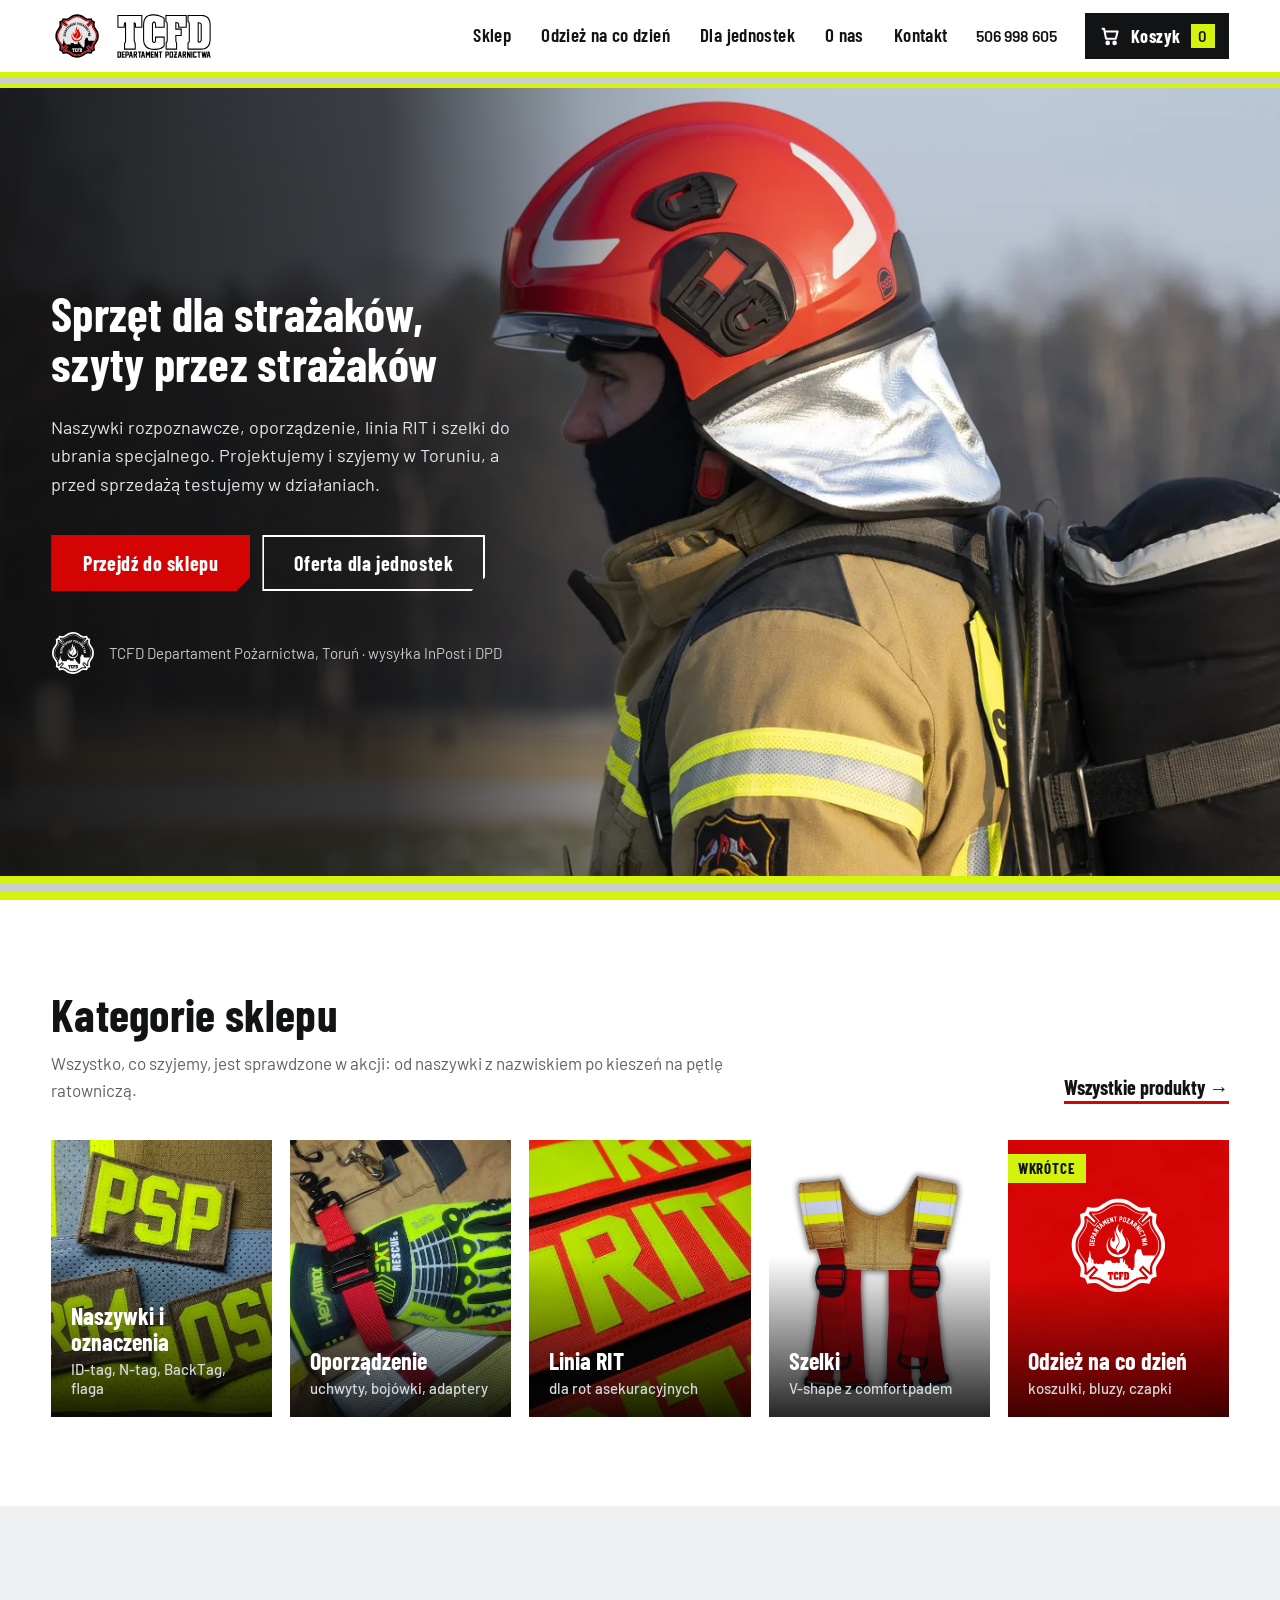
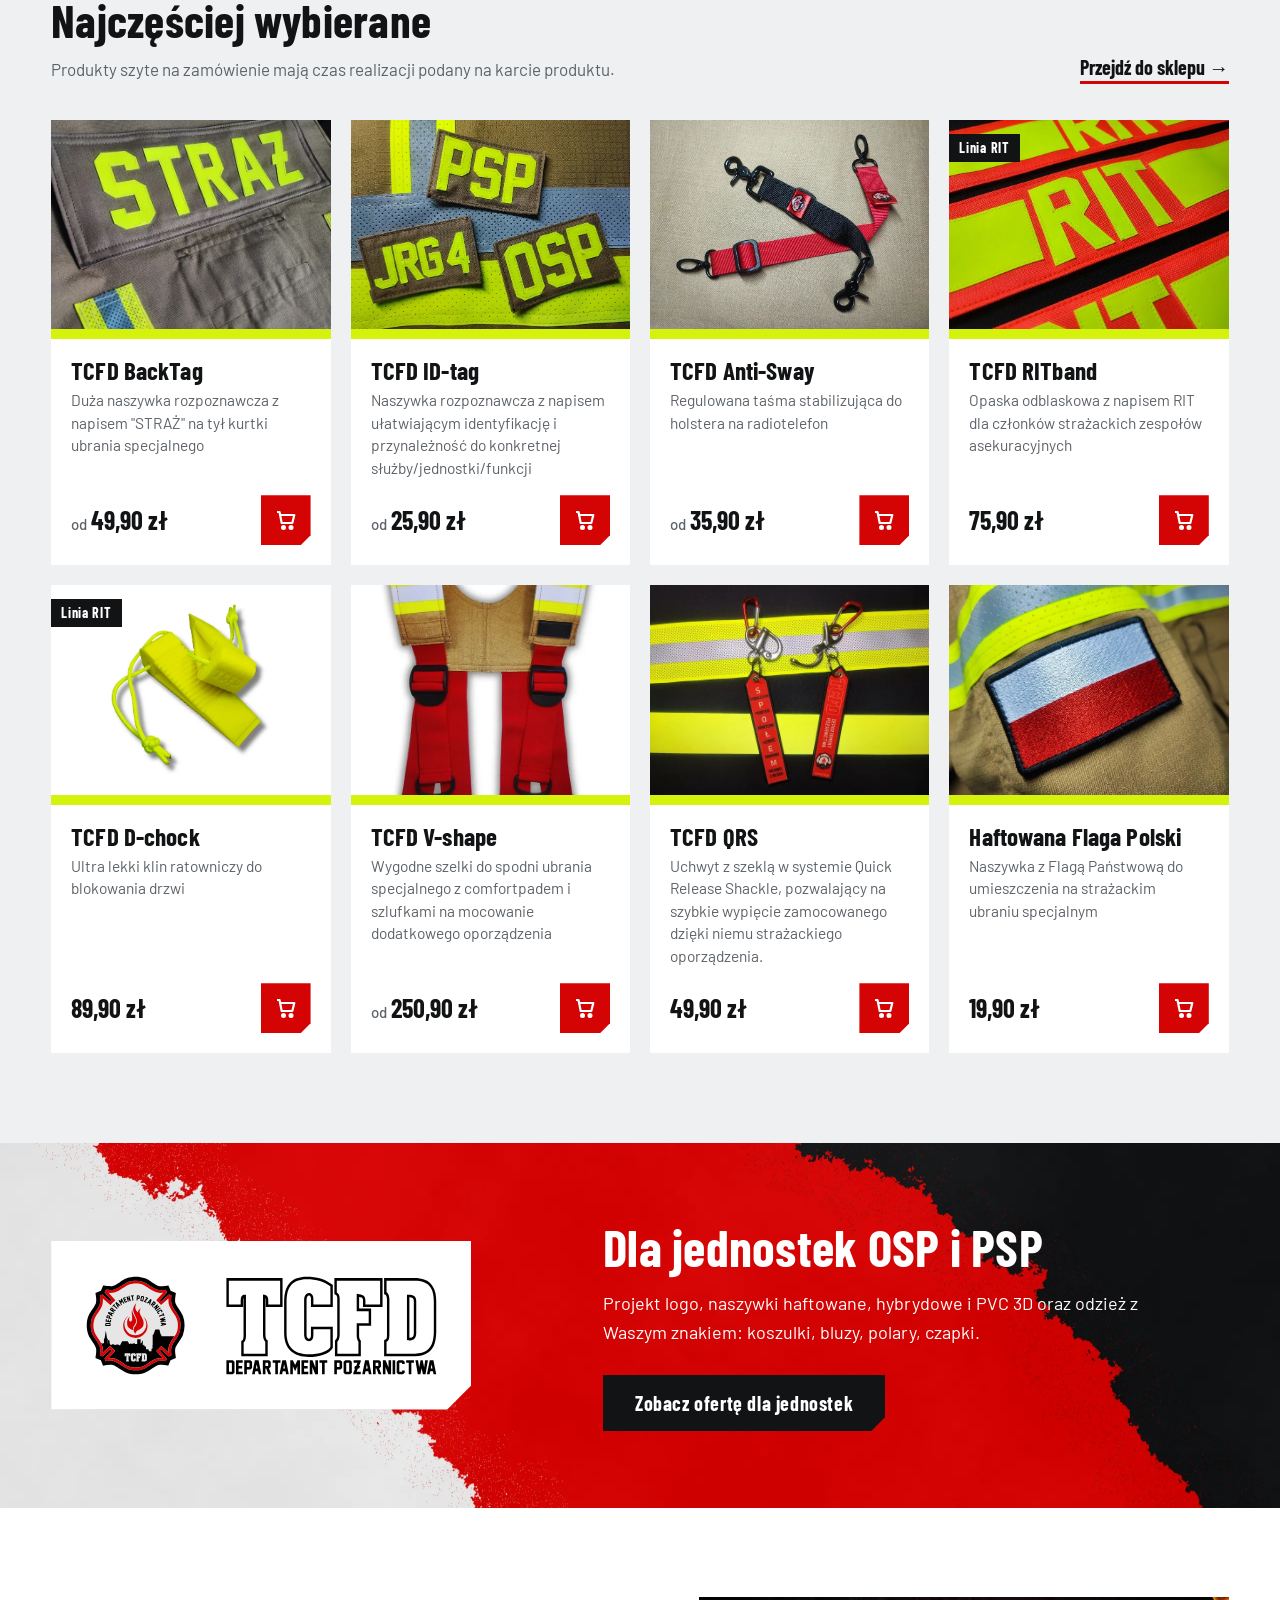
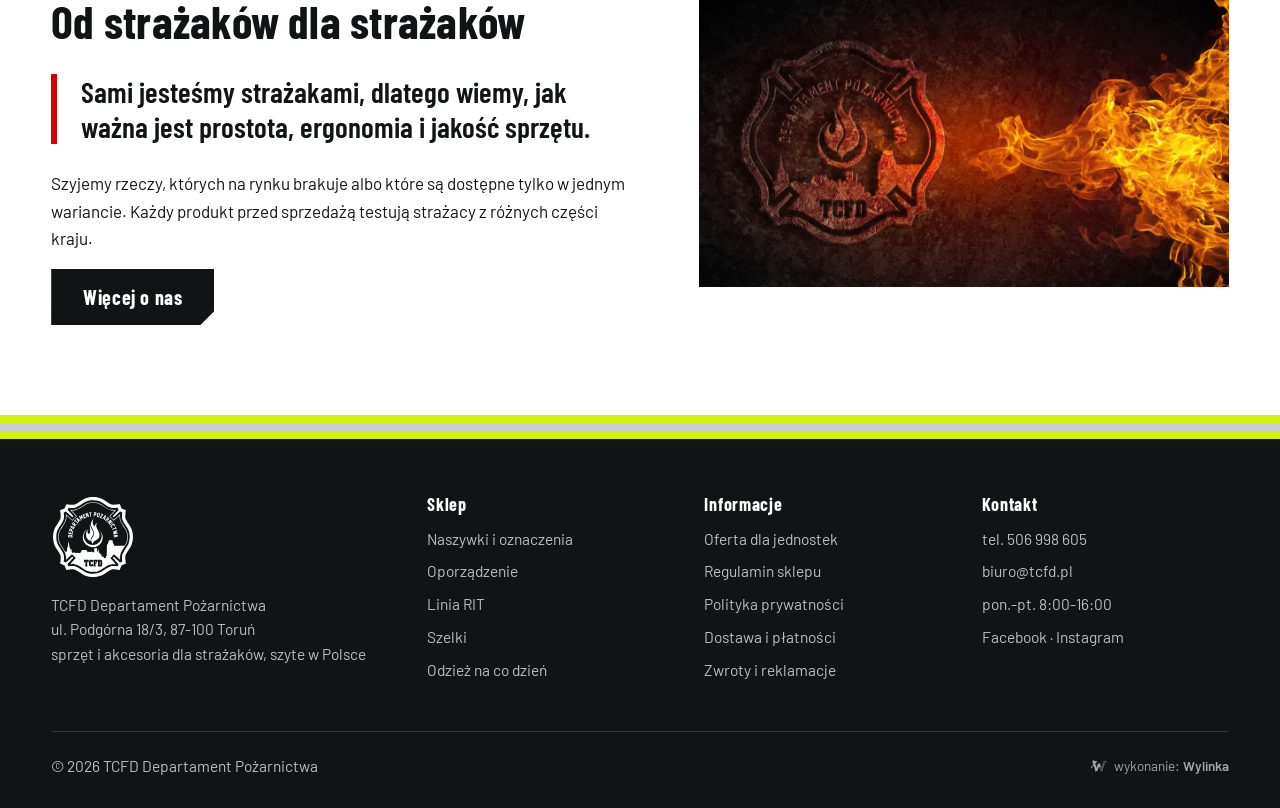
<file: index.html>
<!doctype html>
<html lang="pl">
<head>
<meta charset="utf-8">
<meta name="viewport" content="width=device-width,initial-scale=1">
<meta name="robots" content="noindex,nofollow">
<meta name="theme-color" content="#121314">
<link rel="icon" href="img/znak.svg" type="image/svg+xml">
<link rel="preload" href="fonts/BarlowCondensed-700-latin.woff2" as="font" type="font/woff2" crossorigin>
<link rel="preload" href="fonts/Barlow-400-latin.woff2" as="font" type="font/woff2" crossorigin>
<link rel="stylesheet" href="css/style.css">
<title>Sprzęt dla strażaków, naszywki i akcesoria - sklep TCFD Toruń</title>
<meta name="description" content="Sprzęt i akcesoria dla strażaków szyte w Polsce: naszywki rozpoznawcze, oporządzenie, linia RIT, szelki. Oferta dla jednostek OSP i PSP: naszywki z logo, odzież, projekt graficzny.">
<link rel="preload" as="image" href="img/strazak-pl-1600.webp" imagesrcset="img/strazak-pl-640.webp 640w, img/strazak-pl-1024.webp 1024w, img/strazak-pl-1600.webp 1600w, img/strazak-pl-2560.webp 2560w, img/strazak-pl-3200.webp 3200w" imagesizes="100vw" fetchpriority="high">
</head>
<body>
<header class="top">
 <div class="wrap">
  <button class="hamb" type="button" aria-label="Menu" aria-expanded="false"><i></i><i></i><i></i></button>
  <a class="logo" href="index.html" aria-label="TCFD Departament Pożarnictwa - strona główna"><img src="img/logo.svg" alt="TCFD Departament Pożarnictwa" width="145" height="46"></a>
  <nav class="menu" aria-label="Menu główne">
   <div class="z-rozw"><a href="sklep.html">Sklep</a><div class="rozw"><div class="rozw-in"><a href="naszywki-i-oznaczenia.html"><img src="img/p-tcfd-id-tag-0.webp" alt="" width="120" height="90" loading="lazy"><span>Naszywki i oznaczenia<small>ID-tag, N-tag, BackTag, flaga</small></span></a><a href="oporzadzenie.html"><img src="img/p-tcfd-fast-0.webp" alt="" width="120" height="90" loading="lazy"><span>Oporządzenie<small>uchwyty, bojówki, adaptery</small></span></a><a href="linia-rit.html"><img src="img/p-tcfd-ritband-0.webp" alt="" width="120" height="90" loading="lazy"><span>Linia RIT<small>dla rot asekuracyjnych</small></span></a><a href="szelki.html"><img src="img/p-tcfd-v-shape-0.webp" alt="" width="120" height="90" loading="lazy"><span>Szelki<small>V-shape z comfortpadem</small></span></a><a class="wszystko" href="sklep.html">Wszystkie produkty &rarr;</a></div></div></div><a href="odziez-na-co-dzien.html">Odzież na co dzień</a><a href="dla-jednostek.html">Dla jednostek</a><a href="o-nas.html">O nas</a><a href="kontakt.html">Kontakt</a>
  </nav>
  <a class="tel" href="tel:+48506998605">506 998 605</a>
  <button class="koszyk-btn" type="button" aria-label="Koszyk"><svg viewBox="0 0 24 24" aria-hidden="true" fill="none" stroke="currentColor" stroke-width="2.2" stroke-linejoin="round"><path d="M3 4h2.5l2.2 11h10.6l2-8H7"/><circle cx="9.5" cy="19.5" r="1.4" fill="currentColor"/><circle cx="17" cy="19.5" r="1.4" fill="currentColor"/></svg><span class="tx">Koszyk</span><b class="licznik">0</b></button>
 </div>
 <div class="tasma"></div>
</header>
<nav class="panel" aria-label="Menu mobilne">
 <a href="sklep.html">Sklep</a><a class="pod" href="naszywki-i-oznaczenia.html">Naszywki i oznaczenia</a><a class="pod" href="oporzadzenie.html">Oporządzenie</a><a class="pod" href="linia-rit.html">Linia RIT</a><a class="pod" href="szelki.html">Szelki</a><a href="odziez-na-co-dzien.html">Odzież na co dzień</a><a href="dla-jednostek.html">Dla jednostek</a><a href="o-nas.html">O nas</a><a href="kontakt.html">Kontakt</a>
 <a class="tel" href="tel:+48506998605">tel. 506 998 605</a>
</nav>
<main>
<section class="hero">
 <div class="hero-foto">
  <img src="img/strazak-pl-1600.webp" srcset="img/strazak-pl-640.webp 640w, img/strazak-pl-1024.webp 1024w, img/strazak-pl-1600.webp 1600w, img/strazak-pl-2560.webp 2560w, img/strazak-pl-3200.webp 3200w" sizes="100vw" width="3200" height="2133" alt="Polski strażak w hełmie i ubraniu specjalnym z taśmą odblaskową, z aparatem ochrony dróg oddechowych" fetchpriority="high">
 </div>
 <div class="hero-in">
  <div class="hero-tekst">
   <h1>Sprzęt dla strażaków, szyty przez strażaków</h1>
   <p>Naszywki rozpoznawcze, oporządzenie, linia RIT i szelki do ubrania specjalnego. Projektujemy i szyjemy w Toruniu, a przed sprzedażą testujemy w działaniach.</p>
   <div class="hero-btn"><a class="btn" href="sklep.html">Przejdź do sklepu</a><a class="btn jasny" href="dla-jednostek.html">Oferta dla jednostek</a></div>
   <div class="pieczec"><img src="img/znak-bialy.svg" alt="" width="44" height="44">TCFD Departament Pożarnictwa, Toruń &middot; wysyłka InPost i DPD</div>
  </div>
 </div>
</section>
<div class="tasma gruba"></div>

<section class="sekcja" aria-labelledby="h-kat">
 <div class="wrap">
  <div class="naglowek">
   <div><h2 id="h-kat">Kategorie sklepu</h2><p>Wszystko, co szyjemy, jest sprawdzone w akcji: od naszywki z nazwiskiem po kieszeń na pętlę ratowniczą.</p></div>
   <a class="link-strz" href="sklep.html">Wszystkie produkty &rarr;</a>
  </div>
  <div class="kategorie"><a class="kat" href="naszywki-i-oznaczenia.html"><img src="img/p-tcfd-id-tag-0.webp" alt="" loading="lazy" width="783" height="587"><span>Naszywki i oznaczenia<small>ID-tag, N-tag, BackTag, flaga</small></span></a><a class="kat" href="oporzadzenie.html"><img src="img/p-tcfd-fast-0.webp" alt="" loading="lazy" width="783" height="587"><span>Oporządzenie<small>uchwyty, bojówki, adaptery</small></span></a><a class="kat" href="linia-rit.html"><img src="img/p-tcfd-ritband-0.webp" alt="" loading="lazy" width="783" height="587"><span>Linia RIT<small>dla rot asekuracyjnych</small></span></a><a class="kat" href="szelki.html"><img src="img/p-tcfd-v-shape-0.webp" alt="" loading="lazy" width="783" height="587" style="object-position:50% 20%"><span>Szelki<small>V-shape z comfortpadem</small></span></a><a class="kat kat-nowa" href="odziez-na-co-dzien.html"><span class="nowosc">wkrótce</span><img src="img/znak-bialy.svg" alt="" class="kat-znak" width="120" height="120"><span>Odzież na co dzień<small>koszulki, bluzy, czapki</small></span></a></div>
 </div>
</section>

<section class="sekcja szara" aria-labelledby="h-pol">
 <div class="wrap">
  <div class="naglowek">
   <div><h2 id="h-pol">Najczęściej wybierane</h2><p>Produkty szyte na zamówienie mają czas realizacji podany na karcie produktu.</p></div>
   <a class="link-strz" href="sklep.html">Przejdź do sklepu &rarr;</a>
  </div>
  <div class="siatka" id="siatka" data-kat="polecane"></div>
 </div>
</section>

<section class="pas-marki" aria-labelledby="h-jedn">
 <div class="wrap">
  <img class="pas-herb" src="img/logo.svg" alt="" width="290" height="92">
  <div class="pas-tekst">
   <h2 id="h-jedn">Dla jednostek OSP i PSP</h2>
   <p>Projekt logo, naszywki haftowane, hybrydowe i PVC 3D oraz odzież z Waszym znakiem: koszulki, bluzy, polary, czapki.</p>
   <a class="btn czarny" href="dla-jednostek.html">Zobacz ofertę dla jednostek</a>
  </div>
 </div>
</section>

<section class="sekcja" aria-labelledby="h-onas">
 <div class="wrap onas">
  <div>
   <h2 id="h-onas" style="margin-bottom:28px">Od strażaków dla strażaków</h2>
   <p class="cytat">Sami jesteśmy strażakami, dlatego wiemy, jak ważna jest prostota, ergonomia i jakość sprzętu.</p>
   <p>Szyjemy rzeczy, których na rynku brakuje albo które są dostępne tylko w jednym wariancie. Każdy produkt przed sprzedażą testują strażacy z różnych części kraju.</p>
   <a class="btn czarny" href="o-nas.html">Więcej o nas</a>
  </div>
  <figure class="herb"><img src="img/herb-1200.webp" srcset="img/herb-1200.webp 1200w, img/herb-2400.webp 2400w" sizes="(max-width:900px) 100vw, 46vw" alt="Herb TCFD Departament Pożarnictwa z płomieniem" width="2400" height="1309" loading="lazy"></figure>
 </div>
</section>
</main>
<div class="tasma gruba"></div>
<footer class="stopka">
 <div class="wrap">
  <div class="kol">
   <div>
    <img class="znak" src="img/znak-bialy.svg" alt="" width="84" height="84" loading="lazy">
    <p>TCFD Departament Pożarnictwa<br>ul. Podgórna 18/3, 87-100 Toruń<br>sprzęt i akcesoria dla strażaków, szyte w Polsce</p>
   </div>
   <div>
    <h4>Sklep</h4>
    <ul><li><a href="naszywki-i-oznaczenia.html">Naszywki i oznaczenia</a></li><li><a href="oporzadzenie.html">Oporządzenie</a></li><li><a href="linia-rit.html">Linia RIT</a></li><li><a href="szelki.html">Szelki</a></li><li><a href="odziez-na-co-dzien.html">Odzież na co dzień</a></li></ul>
   </div>
   <div>
    <h4>Informacje</h4>
    <ul><li><a href="dla-jednostek.html">Oferta dla jednostek</a></li><li><a href="#">Regulamin sklepu</a></li><li><a href="#">Polityka prywatności</a></li><li><a href="#">Dostawa i płatności</a></li><li><a href="#">Zwroty i reklamacje</a></li></ul>
   </div>
   <div>
    <h4>Kontakt</h4>
    <ul><li><a href="tel:+48506998605">tel. 506 998 605</a></li><li>biuro@tcfd.pl</li><li>pon.-pt. 8:00-16:00</li><li><a href="https://www.facebook.com/tcfd.departament.pozarnictwa" rel="noopener">Facebook</a> &middot; <a href="https://www.instagram.com/tcfd_departament_pozarnictwa/" rel="noopener">Instagram</a></li></ul>
   </div>
  </div>
  <div class="dolna">
   <span>&copy; 2026 TCFD Departament Pożarnictwa</span>
   <a class="wylinka-badge" href="https://wylinka.pl/?utm_source=tcfd.pl&amp;utm_medium=stopka&amp;utm_campaign=wykonanie" rel="noopener" title="Strona wykonana przez Wylinka"><svg viewBox="0 0 64 64" aria-hidden="true" focusable="false" fill="currentColor"><path d="M9.8 22.8l-1.2-7.9 2.2-3.7 15.5 4.6-.5 1.5-7.2 5.5 4.7 15.6 5-15.6 7 0 4.1 12.7-4.2-.9-2.6 1.8-.8-2.2-5.3 15.6-4.3 0 .4 .2-2.1 2.8-1.3-1.1 1.1-1.4-3.1 .2-.1-1.7 2.2-.1-5.7-16.5-4.8 .6-.8 3.1 0 .5-.3 .5 .8 2.2-1.6 .5-.4-1.3-.8 1.6-1.5-.8 .8-1.6-1.4 .6-.6-1.6 2.3-.8 .2-.4 1.3-4.8 5.9-.8-2.4-6.9zM15.2 13.7l-.1-.4-.4 .8-.1 .8 .1 1 .1 .4 .3 .7 .3-.9 .1-.7 0-.8z"/><path class="wy-pod" d="M37.1 49.8l-4.5-13.3 2.6-1.8 4.2 .9 .9 2.8 3-9.7 0-.5 .1-.8 3.2-8.4 .5-1 .6-1 .9-1.1 1.3-1 1.1-.7 1.4-.5 1.4-.3 .7 0 .9 0 1.2 .3 1.4 .6 .8 .5 .7 .7 .6 .7 .5 .9 .3 .9 .1 .9 0 .8-.2 .9-.5 .9-.5 .6-.7 .5-.7 .3-.1-.1 0-.1 .5-.5 .3-.7 .2-.5 0-.6-.1-.6-.3-.7-.4-.5-.4-.4-.5-.3-.6-.3-.7 0-.7 .1-.6 .1-.5 .4-.5 .5-.3 .5-.2 .7-.1 1.5-1.4 5.1-.8 3.3-.3 .7-.5 .7-6 17.5 1.9 .1-.1 1.7-3.1-.2 1.1 1.4-1.3 1.1-2.1-2.8 .4-.2z"/><path class="wy-old" d="M40.8 50l.4-.2-4.1 0-4.2-12.5 2.5-1.7 4.3 .9 .6 1.9 .6-1.6 0-.3 2.4-7.8 0-.5 .1-.8 3.2-8.4 .4-.8 .6-.9 .9-1.2 .9-.9 1.3-.8 1.4-.6 1.2-.3 1.4-.1 1.3 .1 .6 .2 .8 .3 1.1 .6 .9 .7 .7 .9 .5 .9 .3 .9 .1 1.1-.1 .9-.3 .9-.4 .7-.6 .7-.6 .4-.6 .2-.1-.1 0-.1 .5-.5 .3-.7 .2-.5 0-.5-.1-.6-.2-.6-.3-.5-.4-.5-.5-.3-.6-.3-.7-.1-.6 0-.6 .1-.6 .3-.6 .5-.3 .4-.2 .5-.1 .5-.1 1.5-1.4 5.1-.8 3.3-.3 .7-.5 .7-6 17.5 1.9 .1-.1 1.7-3.1-.2 1.1 1.4-1.3 1.1zM49.6 17.1l.6 1.7-1.5 1.9 .4 .4 1.8-2.1-.7-2.1zM48.1 28.3l.5 1.8-1.7 1.8 .4 .4 1.9-2-.6-2.2zM37.9 41.7l1.7-1.5-.4-.4-1.7 1.4zM42.6 38.7l-1.5 2.8 1.1 2-1.3 2.6 .5 .2 1.5-2.8-1.1-2 1.4-2.5z"/></svg><span>wykonanie: <b>Wylinka</b></span></a>
  </div>
 </div>
</footer>
<div class="zaslona"></div>
<aside class="koszyk" aria-label="Koszyk">
 <div class="k-gora"><h2>Koszyk</h2><button class="zamknij" type="button" aria-label="Zamknij koszyk">&times;</button></div>
 <div class="k-lista"></div>
 <div class="k-krok">
  <button class="wroc" type="button">&larr; wróć do koszyka</button>
  <h3>Jak kupujesz?</h3>
  <div class="wybor">
   <label><input type="radio" name="konto" checked> Bez rejestracji (jako gość)</label>
   <label><input type="radio" name="konto"> Załóż konto przy zamówieniu</label>
   <label><input type="radio" name="konto"> Mam już konto - zaloguj</label>
  </div>
  <h3>Dostawa</h3>
  <div class="wybor">
   <label><input type="radio" name="dost" checked> Paczkomat InPost</label>
   <label><input type="radio" name="dost"> Kurier DPD</label>
  </div>
  <h3>Płatność</h3>
  <div class="wybor">
   <label><input type="radio" name="plat" checked> Przelewy24 (szybki przelew, karta)</label>
   <label><input type="radio" name="plat"> BLIK</label>
   <label><input type="radio" name="plat"> Przelew tradycyjny</label>
  </div>
  <label>Imię i nazwisko lub nazwa jednostki<input autocomplete="off"></label>
  <label>E-mail<input type="email" autocomplete="off"></label>
  <label class="zgoda"><input type="checkbox"> Chcę fakturę na firmę lub jednostkę (NIP)</label>
  <button class="btn" type="button" disabled style="width:100%">Zamawiam i płacę</button>
  <p class="info">To podgląd sklepu - zamówienie nie jest składane.</p>
 </div>
 <div class="k-dol">
  <form class="kod"><label>Kod rabatowy<span><input name="kod" autocomplete="off" placeholder="np. RIT10"><button type="submit">Użyj</button></span></label><p class="kod-info"></p></form>
  <div class="rabat" hidden><span>Rabat</span><span class="k-rabat"></span></div>
  <div class="suma"><span>Razem</span><span class="k-suma">0,00 zł</span></div>
  <p>Koszt dostawy w następnym kroku.</p>
  <button class="btn k-dalej" type="button">Przejdź do zamówienia</button>
 </div>
</aside>
<div class="promo" role="dialog" aria-labelledby="promo-h" hidden>
 <button class="promo-x" type="button" aria-label="Zamknij">&times;</button>
 <div class="tasma"></div>
 <div class="promo-in">
  <small>Przykład promocji na kategorię</small>
  <h2 id="promo-h">-10% na całą linię RIT</h2>
  <p>Wpisz kod <b>RIT10</b> w koszyku. Rabat liczy się tylko od produktów z linii RIT.</p>
  <a class="btn" href="linia-rit.html">Zobacz linię RIT</a>
 </div>
</div>
<div class="toast" role="status" aria-live="polite"></div>
<script src="js/dane.js" defer></script>
<script src="js/app.js" defer></script>
</body>
</html>
</file>
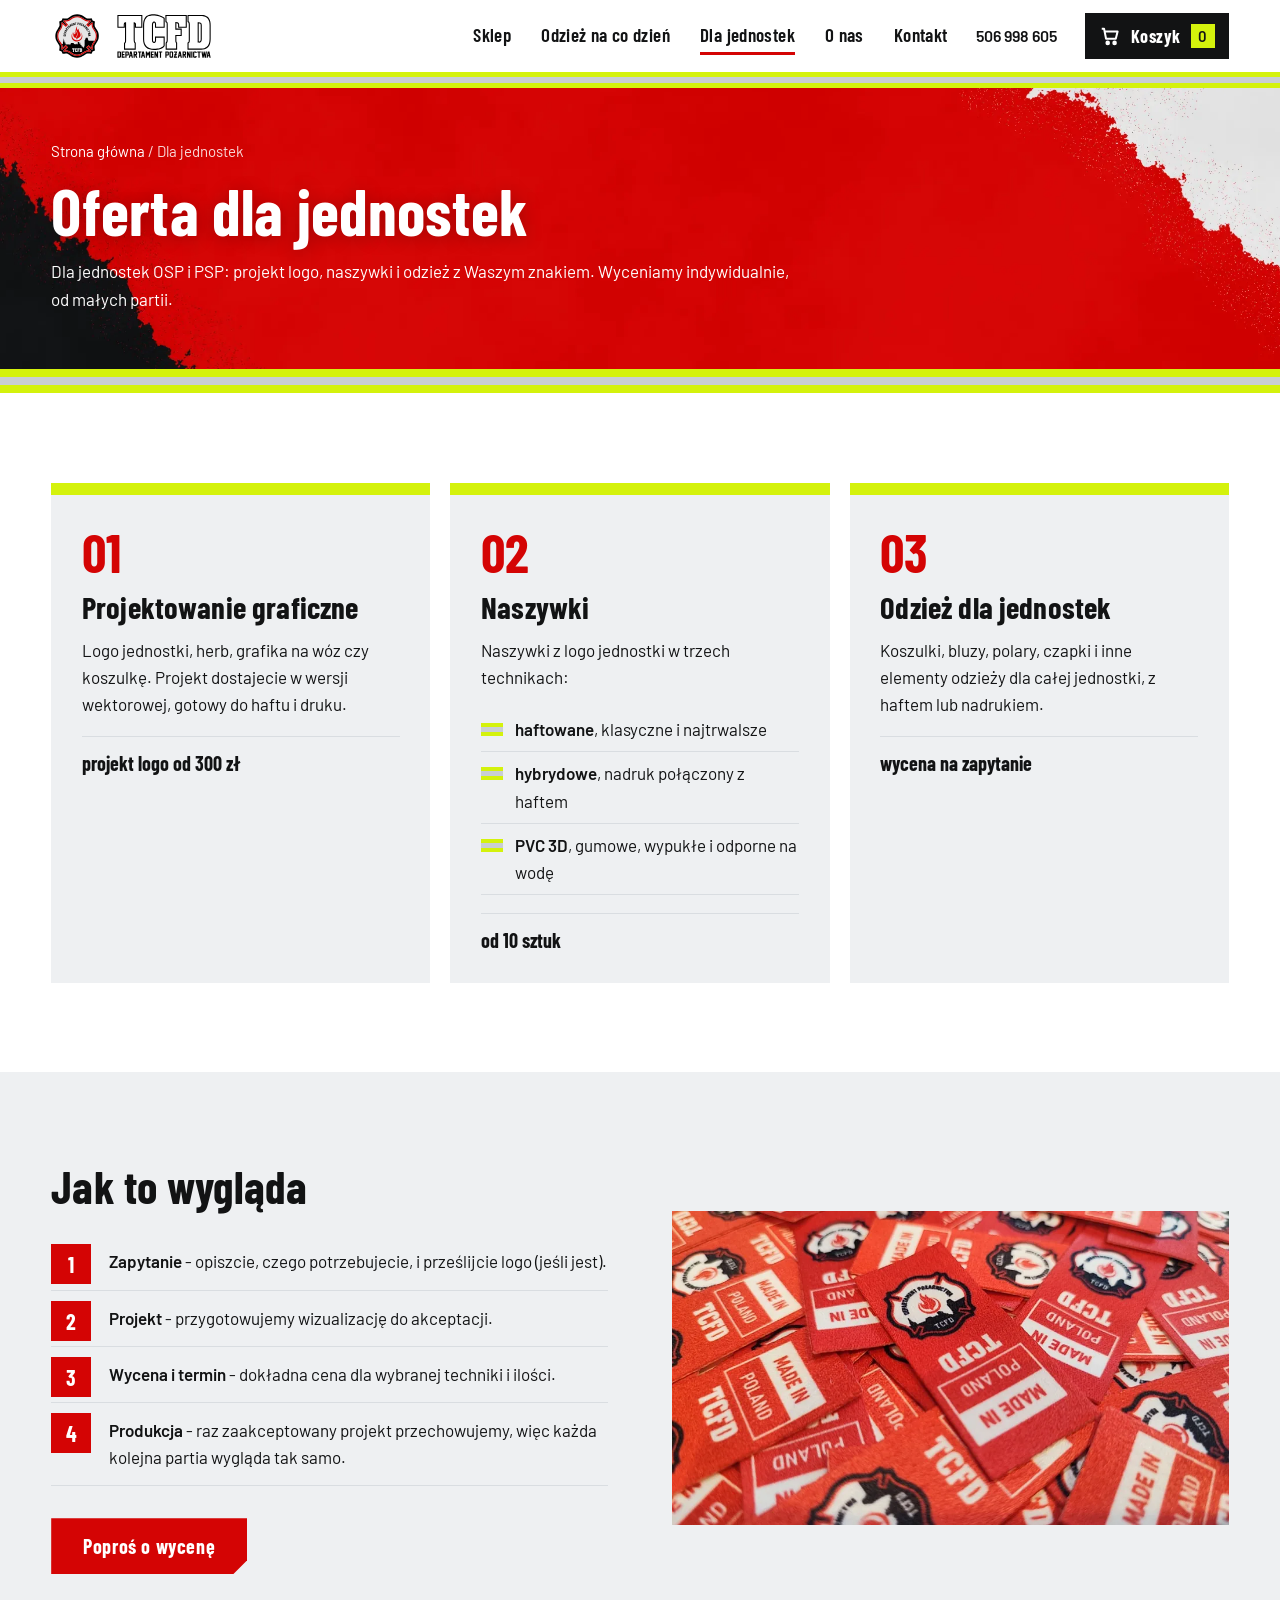
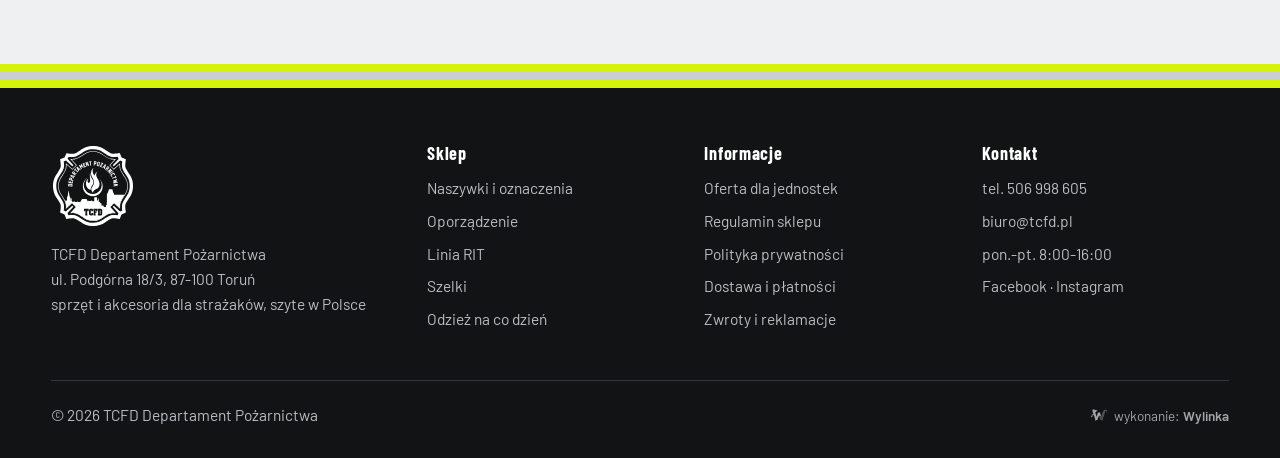
<file: dla-jednostek.html>
<!doctype html>
<html lang="pl">
<head>
<meta charset="utf-8">
<meta name="viewport" content="width=device-width,initial-scale=1">
<meta name="robots" content="noindex,nofollow">
<meta name="theme-color" content="#121314">
<link rel="icon" href="img/znak.svg" type="image/svg+xml">
<link rel="preload" href="fonts/BarlowCondensed-700-latin.woff2" as="font" type="font/woff2" crossorigin>
<link rel="preload" href="fonts/Barlow-400-latin.woff2" as="font" type="font/woff2" crossorigin>
<link rel="stylesheet" href="css/style.css">
<title>Oferta dla jednostek OSP i PSP - naszywki z logo, odzież, projekt | TCFD</title>
<meta name="description" content="Dla jednostek OSP i PSP: projekt graficzny logo, naszywki haftowane, hybrydowe i PVC 3D, odzież z logo jednostki (koszulki, bluzy, polary, czapki).">
</head>
<body>
<header class="top">
 <div class="wrap">
  <button class="hamb" type="button" aria-label="Menu" aria-expanded="false"><i></i><i></i><i></i></button>
  <a class="logo" href="index.html" aria-label="TCFD Departament Pożarnictwa - strona główna"><img src="img/logo.svg" alt="TCFD Departament Pożarnictwa" width="145" height="46"></a>
  <nav class="menu" aria-label="Menu główne">
   <div class="z-rozw"><a href="sklep.html">Sklep</a><div class="rozw"><div class="rozw-in"><a href="naszywki-i-oznaczenia.html"><img src="img/p-tcfd-id-tag-0.webp" alt="" width="120" height="90" loading="lazy"><span>Naszywki i oznaczenia<small>ID-tag, N-tag, BackTag, flaga</small></span></a><a href="oporzadzenie.html"><img src="img/p-tcfd-fast-0.webp" alt="" width="120" height="90" loading="lazy"><span>Oporządzenie<small>uchwyty, bojówki, adaptery</small></span></a><a href="linia-rit.html"><img src="img/p-tcfd-ritband-0.webp" alt="" width="120" height="90" loading="lazy"><span>Linia RIT<small>dla rot asekuracyjnych</small></span></a><a href="szelki.html"><img src="img/p-tcfd-v-shape-0.webp" alt="" width="120" height="90" loading="lazy"><span>Szelki<small>V-shape z comfortpadem</small></span></a><a class="wszystko" href="sklep.html">Wszystkie produkty &rarr;</a></div></div></div><a href="odziez-na-co-dzien.html">Odzież na co dzień</a><a href="dla-jednostek.html" class="akt">Dla jednostek</a><a href="o-nas.html">O nas</a><a href="kontakt.html">Kontakt</a>
  </nav>
  <a class="tel" href="tel:+48506998605">506 998 605</a>
  <button class="koszyk-btn" type="button" aria-label="Koszyk"><svg viewBox="0 0 24 24" aria-hidden="true" fill="none" stroke="currentColor" stroke-width="2.2" stroke-linejoin="round"><path d="M3 4h2.5l2.2 11h10.6l2-8H7"/><circle cx="9.5" cy="19.5" r="1.4" fill="currentColor"/><circle cx="17" cy="19.5" r="1.4" fill="currentColor"/></svg><span class="tx">Koszyk</span><b class="licznik">0</b></button>
 </div>
 <div class="tasma"></div>
</header>
<nav class="panel" aria-label="Menu mobilne">
 <a href="sklep.html">Sklep</a><a class="pod" href="naszywki-i-oznaczenia.html">Naszywki i oznaczenia</a><a class="pod" href="oporzadzenie.html">Oporządzenie</a><a class="pod" href="linia-rit.html">Linia RIT</a><a class="pod" href="szelki.html">Szelki</a><a href="odziez-na-co-dzien.html">Odzież na co dzień</a><a href="dla-jednostek.html">Dla jednostek</a><a href="o-nas.html">O nas</a><a href="kontakt.html">Kontakt</a>
 <a class="tel" href="tel:+48506998605">tel. 506 998 605</a>
</nav>
<main>
<section class="baner-str">
 <div class="wrap">
  <nav class="okruszki jasne" aria-label="Ścieżka"><a href="index.html">Strona główna</a> / <span>Dla jednostek</span></nav>
  <h1>Oferta dla jednostek</h1>
  <p>Dla jednostek OSP i PSP: projekt logo, naszywki i odzież z Waszym znakiem. Wyceniamy indywidualnie, od małych partii.</p>
 </div>
</section>
<div class="tasma gruba"></div>
<section class="sekcja">
 <div class="wrap">
  <div class="uslugi-jedn">
   <article><span class="nr">01</span><h2>Projektowanie graficzne</h2><p>Logo jednostki, herb, grafika na wóz czy koszulkę. Projekt dostajecie w wersji wektorowej, gotowy do haftu i druku.</p><p class="od">projekt logo od 300 zł</p></article>
   <article><span class="nr">02</span><h2>Naszywki</h2><p>Naszywki z logo jednostki w trzech technikach:</p><ul class="lista mala"><li><b>haftowane</b>, klasyczne i najtrwalsze</li><li><b>hybrydowe</b>, nadruk połączony z haftem</li><li><b>PVC 3D</b>, gumowe, wypukłe i odporne na wodę</li></ul><p class="od">od 10 sztuk</p></article>
   <article><span class="nr">03</span><h2>Odzież dla jednostek</h2><p>Koszulki, bluzy, polary, czapki i inne elementy odzieży dla całej jednostki, z haftem lub nadrukiem.</p><p class="od">wycena na zapytanie</p></article>
  </div>
 </div>
</section>
<section class="sekcja szara">
 <div class="wrap dzielona">
  <div>
   <h2>Jak to wygląda</h2>
   <ol class="kroki">
    <li><b>Zapytanie</b> - opiszcie, czego potrzebujecie, i prześlijcie logo (jeśli jest).</li>
    <li><b>Projekt</b> - przygotowujemy wizualizację do akceptacji.</li>
    <li><b>Wycena i termin</b> - dokładna cena dla wybranej techniki i ilości.</li>
    <li><b>Produkcja</b> - raz zaakceptowany projekt przechowujemy, więc każda kolejna partia wygląda tak samo.</li>
   </ol>
   <a class="btn" href="kontakt.html">Poproś o wycenę</a>
  </div>
  <figure><img src="img/naszywki-tcfd-960.webp" alt="Naszywki TCFD z napisem Made in Poland" width="960" height="541" loading="lazy"></figure>
 </div>
</section>
</main>
<div class="tasma gruba"></div>
<footer class="stopka">
 <div class="wrap">
  <div class="kol">
   <div>
    <img class="znak" src="img/znak-bialy.svg" alt="" width="84" height="84" loading="lazy">
    <p>TCFD Departament Pożarnictwa<br>ul. Podgórna 18/3, 87-100 Toruń<br>sprzęt i akcesoria dla strażaków, szyte w Polsce</p>
   </div>
   <div>
    <h4>Sklep</h4>
    <ul><li><a href="naszywki-i-oznaczenia.html">Naszywki i oznaczenia</a></li><li><a href="oporzadzenie.html">Oporządzenie</a></li><li><a href="linia-rit.html">Linia RIT</a></li><li><a href="szelki.html">Szelki</a></li><li><a href="odziez-na-co-dzien.html">Odzież na co dzień</a></li></ul>
   </div>
   <div>
    <h4>Informacje</h4>
    <ul><li><a href="dla-jednostek.html">Oferta dla jednostek</a></li><li><a href="#">Regulamin sklepu</a></li><li><a href="#">Polityka prywatności</a></li><li><a href="#">Dostawa i płatności</a></li><li><a href="#">Zwroty i reklamacje</a></li></ul>
   </div>
   <div>
    <h4>Kontakt</h4>
    <ul><li><a href="tel:+48506998605">tel. 506 998 605</a></li><li>biuro@tcfd.pl</li><li>pon.-pt. 8:00-16:00</li><li><a href="https://www.facebook.com/tcfd.departament.pozarnictwa" rel="noopener">Facebook</a> &middot; <a href="https://www.instagram.com/tcfd_departament_pozarnictwa/" rel="noopener">Instagram</a></li></ul>
   </div>
  </div>
  <div class="dolna">
   <span>&copy; 2026 TCFD Departament Pożarnictwa</span>
   <a class="wylinka-badge" href="https://wylinka.pl/?utm_source=tcfd.pl&amp;utm_medium=stopka&amp;utm_campaign=wykonanie" rel="noopener" title="Strona wykonana przez Wylinka"><svg viewBox="0 0 64 64" aria-hidden="true" focusable="false" fill="currentColor"><path d="M9.8 22.8l-1.2-7.9 2.2-3.7 15.5 4.6-.5 1.5-7.2 5.5 4.7 15.6 5-15.6 7 0 4.1 12.7-4.2-.9-2.6 1.8-.8-2.2-5.3 15.6-4.3 0 .4 .2-2.1 2.8-1.3-1.1 1.1-1.4-3.1 .2-.1-1.7 2.2-.1-5.7-16.5-4.8 .6-.8 3.1 0 .5-.3 .5 .8 2.2-1.6 .5-.4-1.3-.8 1.6-1.5-.8 .8-1.6-1.4 .6-.6-1.6 2.3-.8 .2-.4 1.3-4.8 5.9-.8-2.4-6.9zM15.2 13.7l-.1-.4-.4 .8-.1 .8 .1 1 .1 .4 .3 .7 .3-.9 .1-.7 0-.8z"/><path class="wy-pod" d="M37.1 49.8l-4.5-13.3 2.6-1.8 4.2 .9 .9 2.8 3-9.7 0-.5 .1-.8 3.2-8.4 .5-1 .6-1 .9-1.1 1.3-1 1.1-.7 1.4-.5 1.4-.3 .7 0 .9 0 1.2 .3 1.4 .6 .8 .5 .7 .7 .6 .7 .5 .9 .3 .9 .1 .9 0 .8-.2 .9-.5 .9-.5 .6-.7 .5-.7 .3-.1-.1 0-.1 .5-.5 .3-.7 .2-.5 0-.6-.1-.6-.3-.7-.4-.5-.4-.4-.5-.3-.6-.3-.7 0-.7 .1-.6 .1-.5 .4-.5 .5-.3 .5-.2 .7-.1 1.5-1.4 5.1-.8 3.3-.3 .7-.5 .7-6 17.5 1.9 .1-.1 1.7-3.1-.2 1.1 1.4-1.3 1.1-2.1-2.8 .4-.2z"/><path class="wy-old" d="M40.8 50l.4-.2-4.1 0-4.2-12.5 2.5-1.7 4.3 .9 .6 1.9 .6-1.6 0-.3 2.4-7.8 0-.5 .1-.8 3.2-8.4 .4-.8 .6-.9 .9-1.2 .9-.9 1.3-.8 1.4-.6 1.2-.3 1.4-.1 1.3 .1 .6 .2 .8 .3 1.1 .6 .9 .7 .7 .9 .5 .9 .3 .9 .1 1.1-.1 .9-.3 .9-.4 .7-.6 .7-.6 .4-.6 .2-.1-.1 0-.1 .5-.5 .3-.7 .2-.5 0-.5-.1-.6-.2-.6-.3-.5-.4-.5-.5-.3-.6-.3-.7-.1-.6 0-.6 .1-.6 .3-.6 .5-.3 .4-.2 .5-.1 .5-.1 1.5-1.4 5.1-.8 3.3-.3 .7-.5 .7-6 17.5 1.9 .1-.1 1.7-3.1-.2 1.1 1.4-1.3 1.1zM49.6 17.1l.6 1.7-1.5 1.9 .4 .4 1.8-2.1-.7-2.1zM48.1 28.3l.5 1.8-1.7 1.8 .4 .4 1.9-2-.6-2.2zM37.9 41.7l1.7-1.5-.4-.4-1.7 1.4zM42.6 38.7l-1.5 2.8 1.1 2-1.3 2.6 .5 .2 1.5-2.8-1.1-2 1.4-2.5z"/></svg><span>wykonanie: <b>Wylinka</b></span></a>
  </div>
 </div>
</footer>
<div class="zaslona"></div>
<aside class="koszyk" aria-label="Koszyk">
 <div class="k-gora"><h2>Koszyk</h2><button class="zamknij" type="button" aria-label="Zamknij koszyk">&times;</button></div>
 <div class="k-lista"></div>
 <div class="k-krok">
  <button class="wroc" type="button">&larr; wróć do koszyka</button>
  <h3>Jak kupujesz?</h3>
  <div class="wybor">
   <label><input type="radio" name="konto" checked> Bez rejestracji (jako gość)</label>
   <label><input type="radio" name="konto"> Załóż konto przy zamówieniu</label>
   <label><input type="radio" name="konto"> Mam już konto - zaloguj</label>
  </div>
  <h3>Dostawa</h3>
  <div class="wybor">
   <label><input type="radio" name="dost" checked> Paczkomat InPost</label>
   <label><input type="radio" name="dost"> Kurier DPD</label>
  </div>
  <h3>Płatność</h3>
  <div class="wybor">
   <label><input type="radio" name="plat" checked> Przelewy24 (szybki przelew, karta)</label>
   <label><input type="radio" name="plat"> BLIK</label>
   <label><input type="radio" name="plat"> Przelew tradycyjny</label>
  </div>
  <label>Imię i nazwisko lub nazwa jednostki<input autocomplete="off"></label>
  <label>E-mail<input type="email" autocomplete="off"></label>
  <label class="zgoda"><input type="checkbox"> Chcę fakturę na firmę lub jednostkę (NIP)</label>
  <button class="btn" type="button" disabled style="width:100%">Zamawiam i płacę</button>
  <p class="info">To podgląd sklepu - zamówienie nie jest składane.</p>
 </div>
 <div class="k-dol">
  <form class="kod"><label>Kod rabatowy<span><input name="kod" autocomplete="off" placeholder="np. RIT10"><button type="submit">Użyj</button></span></label><p class="kod-info"></p></form>
  <div class="rabat" hidden><span>Rabat</span><span class="k-rabat"></span></div>
  <div class="suma"><span>Razem</span><span class="k-suma">0,00 zł</span></div>
  <p>Koszt dostawy w następnym kroku.</p>
  <button class="btn k-dalej" type="button">Przejdź do zamówienia</button>
 </div>
</aside>
<div class="promo" role="dialog" aria-labelledby="promo-h" hidden>
 <button class="promo-x" type="button" aria-label="Zamknij">&times;</button>
 <div class="tasma"></div>
 <div class="promo-in">
  <small>Przykład promocji na kategorię</small>
  <h2 id="promo-h">-10% na całą linię RIT</h2>
  <p>Wpisz kod <b>RIT10</b> w koszyku. Rabat liczy się tylko od produktów z linii RIT.</p>
  <a class="btn" href="linia-rit.html">Zobacz linię RIT</a>
 </div>
</div>
<div class="toast" role="status" aria-live="polite"></div>
<script src="js/dane.js" defer></script>
<script src="js/app.js" defer></script>
</body>
</html>
</file>
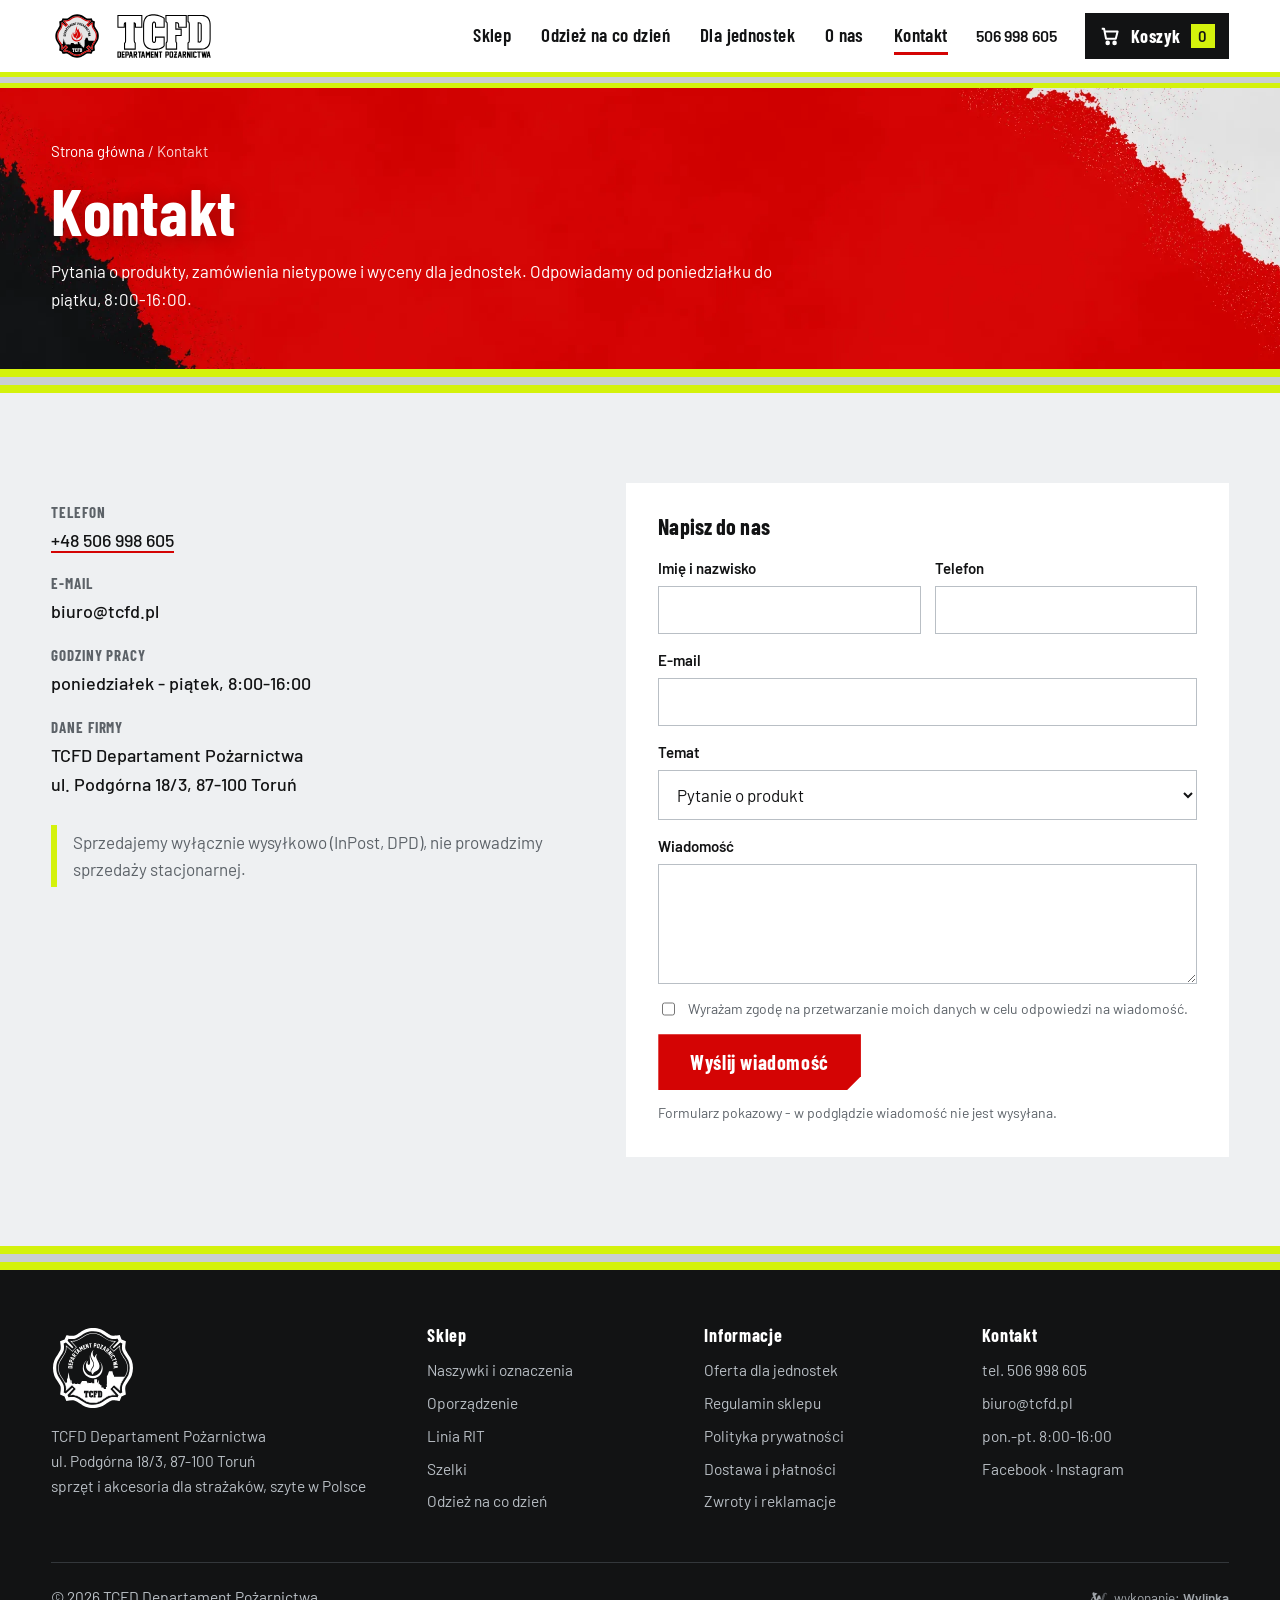
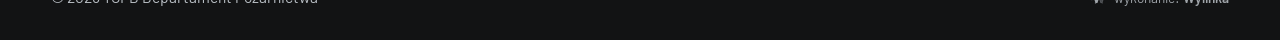
<file: kontakt.html>
<!doctype html>
<html lang="pl">
<head>
<meta charset="utf-8">
<meta name="viewport" content="width=device-width,initial-scale=1">
<meta name="robots" content="noindex,nofollow">
<meta name="theme-color" content="#121314">
<link rel="icon" href="img/znak.svg" type="image/svg+xml">
<link rel="preload" href="fonts/BarlowCondensed-700-latin.woff2" as="font" type="font/woff2" crossorigin>
<link rel="preload" href="fonts/Barlow-400-latin.woff2" as="font" type="font/woff2" crossorigin>
<link rel="stylesheet" href="css/style.css">
<title>Kontakt - TCFD Departament Pożarnictwa, Toruń</title>
<meta name="description" content="Kontakt z TCFD: tel. +48 506 998 605, biuro@tcfd.pl. Pytania o produkty, zamówienia nietypowe i wyceny dla jednostek.">
</head>
<body>
<header class="top">
 <div class="wrap">
  <button class="hamb" type="button" aria-label="Menu" aria-expanded="false"><i></i><i></i><i></i></button>
  <a class="logo" href="index.html" aria-label="TCFD Departament Pożarnictwa - strona główna"><img src="img/logo.svg" alt="TCFD Departament Pożarnictwa" width="145" height="46"></a>
  <nav class="menu" aria-label="Menu główne">
   <div class="z-rozw"><a href="sklep.html">Sklep</a><div class="rozw"><div class="rozw-in"><a href="naszywki-i-oznaczenia.html"><img src="img/p-tcfd-id-tag-0.webp" alt="" width="120" height="90" loading="lazy"><span>Naszywki i oznaczenia<small>ID-tag, N-tag, BackTag, flaga</small></span></a><a href="oporzadzenie.html"><img src="img/p-tcfd-fast-0.webp" alt="" width="120" height="90" loading="lazy"><span>Oporządzenie<small>uchwyty, bojówki, adaptery</small></span></a><a href="linia-rit.html"><img src="img/p-tcfd-ritband-0.webp" alt="" width="120" height="90" loading="lazy"><span>Linia RIT<small>dla rot asekuracyjnych</small></span></a><a href="szelki.html"><img src="img/p-tcfd-v-shape-0.webp" alt="" width="120" height="90" loading="lazy"><span>Szelki<small>V-shape z comfortpadem</small></span></a><a class="wszystko" href="sklep.html">Wszystkie produkty &rarr;</a></div></div></div><a href="odziez-na-co-dzien.html">Odzież na co dzień</a><a href="dla-jednostek.html">Dla jednostek</a><a href="o-nas.html">O nas</a><a href="kontakt.html" class="akt">Kontakt</a>
  </nav>
  <a class="tel" href="tel:+48506998605">506 998 605</a>
  <button class="koszyk-btn" type="button" aria-label="Koszyk"><svg viewBox="0 0 24 24" aria-hidden="true" fill="none" stroke="currentColor" stroke-width="2.2" stroke-linejoin="round"><path d="M3 4h2.5l2.2 11h10.6l2-8H7"/><circle cx="9.5" cy="19.5" r="1.4" fill="currentColor"/><circle cx="17" cy="19.5" r="1.4" fill="currentColor"/></svg><span class="tx">Koszyk</span><b class="licznik">0</b></button>
 </div>
 <div class="tasma"></div>
</header>
<nav class="panel" aria-label="Menu mobilne">
 <a href="sklep.html">Sklep</a><a class="pod" href="naszywki-i-oznaczenia.html">Naszywki i oznaczenia</a><a class="pod" href="oporzadzenie.html">Oporządzenie</a><a class="pod" href="linia-rit.html">Linia RIT</a><a class="pod" href="szelki.html">Szelki</a><a href="odziez-na-co-dzien.html">Odzież na co dzień</a><a href="dla-jednostek.html">Dla jednostek</a><a href="o-nas.html">O nas</a><a href="kontakt.html">Kontakt</a>
 <a class="tel" href="tel:+48506998605">tel. 506 998 605</a>
</nav>
<main>
<section class="baner-str">
 <div class="wrap">
  <nav class="okruszki jasne" aria-label="Ścieżka"><a href="index.html">Strona główna</a> / <span>Kontakt</span></nav>
  <h1>Kontakt</h1>
  <p>Pytania o produkty, zamówienia nietypowe i wyceny dla jednostek. Odpowiadamy od poniedziałku do piątku, 8:00-16:00.</p>
 </div>
</section>
<div class="tasma gruba"></div>
<section class="sekcja szara">
 <div class="wrap kontakt">
  <div>
   <dl class="dane">
    <dt>TELEFON</dt><dd><a href="tel:+48506998605">+48 506 998 605</a></dd>
    <dt>E-MAIL</dt><dd>biuro@tcfd.pl</dd>
    <dt>GODZINY PRACY</dt><dd>poniedziałek - piątek, 8:00-16:00</dd>
    <dt>DANE FIRMY</dt><dd>TCFD Departament Pożarnictwa<br>ul. Podgórna 18/3, 87-100 Toruń</dd>
   </dl>
   <p class="uwaga-sklep">Sprzedajemy wyłącznie wysyłkowo (InPost, DPD), nie prowadzimy sprzedaży stacjonarnej.</p>
  </div>
  <form class="form" data-pokaz>
   <h3 style="margin-bottom:18px">Napisz do nas</h3>
   <div class="rzad"><label>Imię i nazwisko<input name="imie" autocomplete="off"></label><label>Telefon<input name="tel" type="tel" autocomplete="off"></label></div>
   <label>E-mail<input name="email" type="email" autocomplete="off"></label>
   <label>Temat<select name="temat"><option>Pytanie o produkt</option><option>Wycena dla jednostki (naszywki, logo, odzież)</option><option>Zamówienie nietypowe</option><option>Status zamówienia</option></select></label>
   <label>Wiadomość<textarea name="tresc"></textarea></label>
   <label class="zgoda"><input type="checkbox"> Wyrażam zgodę na przetwarzanie moich danych w celu odpowiedzi na wiadomość.</label>
   <button class="btn" type="submit">Wyślij wiadomość</button>
   <p class="info">Formularz pokazowy - w podglądzie wiadomość nie jest wysyłana.</p>
  </form>
 </div>
</section>
</main>
<div class="tasma gruba"></div>
<footer class="stopka">
 <div class="wrap">
  <div class="kol">
   <div>
    <img class="znak" src="img/znak-bialy.svg" alt="" width="84" height="84" loading="lazy">
    <p>TCFD Departament Pożarnictwa<br>ul. Podgórna 18/3, 87-100 Toruń<br>sprzęt i akcesoria dla strażaków, szyte w Polsce</p>
   </div>
   <div>
    <h4>Sklep</h4>
    <ul><li><a href="naszywki-i-oznaczenia.html">Naszywki i oznaczenia</a></li><li><a href="oporzadzenie.html">Oporządzenie</a></li><li><a href="linia-rit.html">Linia RIT</a></li><li><a href="szelki.html">Szelki</a></li><li><a href="odziez-na-co-dzien.html">Odzież na co dzień</a></li></ul>
   </div>
   <div>
    <h4>Informacje</h4>
    <ul><li><a href="dla-jednostek.html">Oferta dla jednostek</a></li><li><a href="#">Regulamin sklepu</a></li><li><a href="#">Polityka prywatności</a></li><li><a href="#">Dostawa i płatności</a></li><li><a href="#">Zwroty i reklamacje</a></li></ul>
   </div>
   <div>
    <h4>Kontakt</h4>
    <ul><li><a href="tel:+48506998605">tel. 506 998 605</a></li><li>biuro@tcfd.pl</li><li>pon.-pt. 8:00-16:00</li><li><a href="https://www.facebook.com/tcfd.departament.pozarnictwa" rel="noopener">Facebook</a> &middot; <a href="https://www.instagram.com/tcfd_departament_pozarnictwa/" rel="noopener">Instagram</a></li></ul>
   </div>
  </div>
  <div class="dolna">
   <span>&copy; 2026 TCFD Departament Pożarnictwa</span>
   <a class="wylinka-badge" href="https://wylinka.pl/?utm_source=tcfd.pl&amp;utm_medium=stopka&amp;utm_campaign=wykonanie" rel="noopener" title="Strona wykonana przez Wylinka"><svg viewBox="0 0 64 64" aria-hidden="true" focusable="false" fill="currentColor"><path d="M9.8 22.8l-1.2-7.9 2.2-3.7 15.5 4.6-.5 1.5-7.2 5.5 4.7 15.6 5-15.6 7 0 4.1 12.7-4.2-.9-2.6 1.8-.8-2.2-5.3 15.6-4.3 0 .4 .2-2.1 2.8-1.3-1.1 1.1-1.4-3.1 .2-.1-1.7 2.2-.1-5.7-16.5-4.8 .6-.8 3.1 0 .5-.3 .5 .8 2.2-1.6 .5-.4-1.3-.8 1.6-1.5-.8 .8-1.6-1.4 .6-.6-1.6 2.3-.8 .2-.4 1.3-4.8 5.9-.8-2.4-6.9zM15.2 13.7l-.1-.4-.4 .8-.1 .8 .1 1 .1 .4 .3 .7 .3-.9 .1-.7 0-.8z"/><path class="wy-pod" d="M37.1 49.8l-4.5-13.3 2.6-1.8 4.2 .9 .9 2.8 3-9.7 0-.5 .1-.8 3.2-8.4 .5-1 .6-1 .9-1.1 1.3-1 1.1-.7 1.4-.5 1.4-.3 .7 0 .9 0 1.2 .3 1.4 .6 .8 .5 .7 .7 .6 .7 .5 .9 .3 .9 .1 .9 0 .8-.2 .9-.5 .9-.5 .6-.7 .5-.7 .3-.1-.1 0-.1 .5-.5 .3-.7 .2-.5 0-.6-.1-.6-.3-.7-.4-.5-.4-.4-.5-.3-.6-.3-.7 0-.7 .1-.6 .1-.5 .4-.5 .5-.3 .5-.2 .7-.1 1.5-1.4 5.1-.8 3.3-.3 .7-.5 .7-6 17.5 1.9 .1-.1 1.7-3.1-.2 1.1 1.4-1.3 1.1-2.1-2.8 .4-.2z"/><path class="wy-old" d="M40.8 50l.4-.2-4.1 0-4.2-12.5 2.5-1.7 4.3 .9 .6 1.9 .6-1.6 0-.3 2.4-7.8 0-.5 .1-.8 3.2-8.4 .4-.8 .6-.9 .9-1.2 .9-.9 1.3-.8 1.4-.6 1.2-.3 1.4-.1 1.3 .1 .6 .2 .8 .3 1.1 .6 .9 .7 .7 .9 .5 .9 .3 .9 .1 1.1-.1 .9-.3 .9-.4 .7-.6 .7-.6 .4-.6 .2-.1-.1 0-.1 .5-.5 .3-.7 .2-.5 0-.5-.1-.6-.2-.6-.3-.5-.4-.5-.5-.3-.6-.3-.7-.1-.6 0-.6 .1-.6 .3-.6 .5-.3 .4-.2 .5-.1 .5-.1 1.5-1.4 5.1-.8 3.3-.3 .7-.5 .7-6 17.5 1.9 .1-.1 1.7-3.1-.2 1.1 1.4-1.3 1.1zM49.6 17.1l.6 1.7-1.5 1.9 .4 .4 1.8-2.1-.7-2.1zM48.1 28.3l.5 1.8-1.7 1.8 .4 .4 1.9-2-.6-2.2zM37.9 41.7l1.7-1.5-.4-.4-1.7 1.4zM42.6 38.7l-1.5 2.8 1.1 2-1.3 2.6 .5 .2 1.5-2.8-1.1-2 1.4-2.5z"/></svg><span>wykonanie: <b>Wylinka</b></span></a>
  </div>
 </div>
</footer>
<div class="zaslona"></div>
<aside class="koszyk" aria-label="Koszyk">
 <div class="k-gora"><h2>Koszyk</h2><button class="zamknij" type="button" aria-label="Zamknij koszyk">&times;</button></div>
 <div class="k-lista"></div>
 <div class="k-krok">
  <button class="wroc" type="button">&larr; wróć do koszyka</button>
  <h3>Jak kupujesz?</h3>
  <div class="wybor">
   <label><input type="radio" name="konto" checked> Bez rejestracji (jako gość)</label>
   <label><input type="radio" name="konto"> Załóż konto przy zamówieniu</label>
   <label><input type="radio" name="konto"> Mam już konto - zaloguj</label>
  </div>
  <h3>Dostawa</h3>
  <div class="wybor">
   <label><input type="radio" name="dost" checked> Paczkomat InPost</label>
   <label><input type="radio" name="dost"> Kurier DPD</label>
  </div>
  <h3>Płatność</h3>
  <div class="wybor">
   <label><input type="radio" name="plat" checked> Przelewy24 (szybki przelew, karta)</label>
   <label><input type="radio" name="plat"> BLIK</label>
   <label><input type="radio" name="plat"> Przelew tradycyjny</label>
  </div>
  <label>Imię i nazwisko lub nazwa jednostki<input autocomplete="off"></label>
  <label>E-mail<input type="email" autocomplete="off"></label>
  <label class="zgoda"><input type="checkbox"> Chcę fakturę na firmę lub jednostkę (NIP)</label>
  <button class="btn" type="button" disabled style="width:100%">Zamawiam i płacę</button>
  <p class="info">To podgląd sklepu - zamówienie nie jest składane.</p>
 </div>
 <div class="k-dol">
  <form class="kod"><label>Kod rabatowy<span><input name="kod" autocomplete="off" placeholder="np. RIT10"><button type="submit">Użyj</button></span></label><p class="kod-info"></p></form>
  <div class="rabat" hidden><span>Rabat</span><span class="k-rabat"></span></div>
  <div class="suma"><span>Razem</span><span class="k-suma">0,00 zł</span></div>
  <p>Koszt dostawy w następnym kroku.</p>
  <button class="btn k-dalej" type="button">Przejdź do zamówienia</button>
 </div>
</aside>
<div class="promo" role="dialog" aria-labelledby="promo-h" hidden>
 <button class="promo-x" type="button" aria-label="Zamknij">&times;</button>
 <div class="tasma"></div>
 <div class="promo-in">
  <small>Przykład promocji na kategorię</small>
  <h2 id="promo-h">-10% na całą linię RIT</h2>
  <p>Wpisz kod <b>RIT10</b> w koszyku. Rabat liczy się tylko od produktów z linii RIT.</p>
  <a class="btn" href="linia-rit.html">Zobacz linię RIT</a>
 </div>
</div>
<div class="toast" role="status" aria-live="polite"></div>
<script src="js/dane.js" defer></script>
<script src="js/app.js" defer></script>
</body>
</html>
</file>
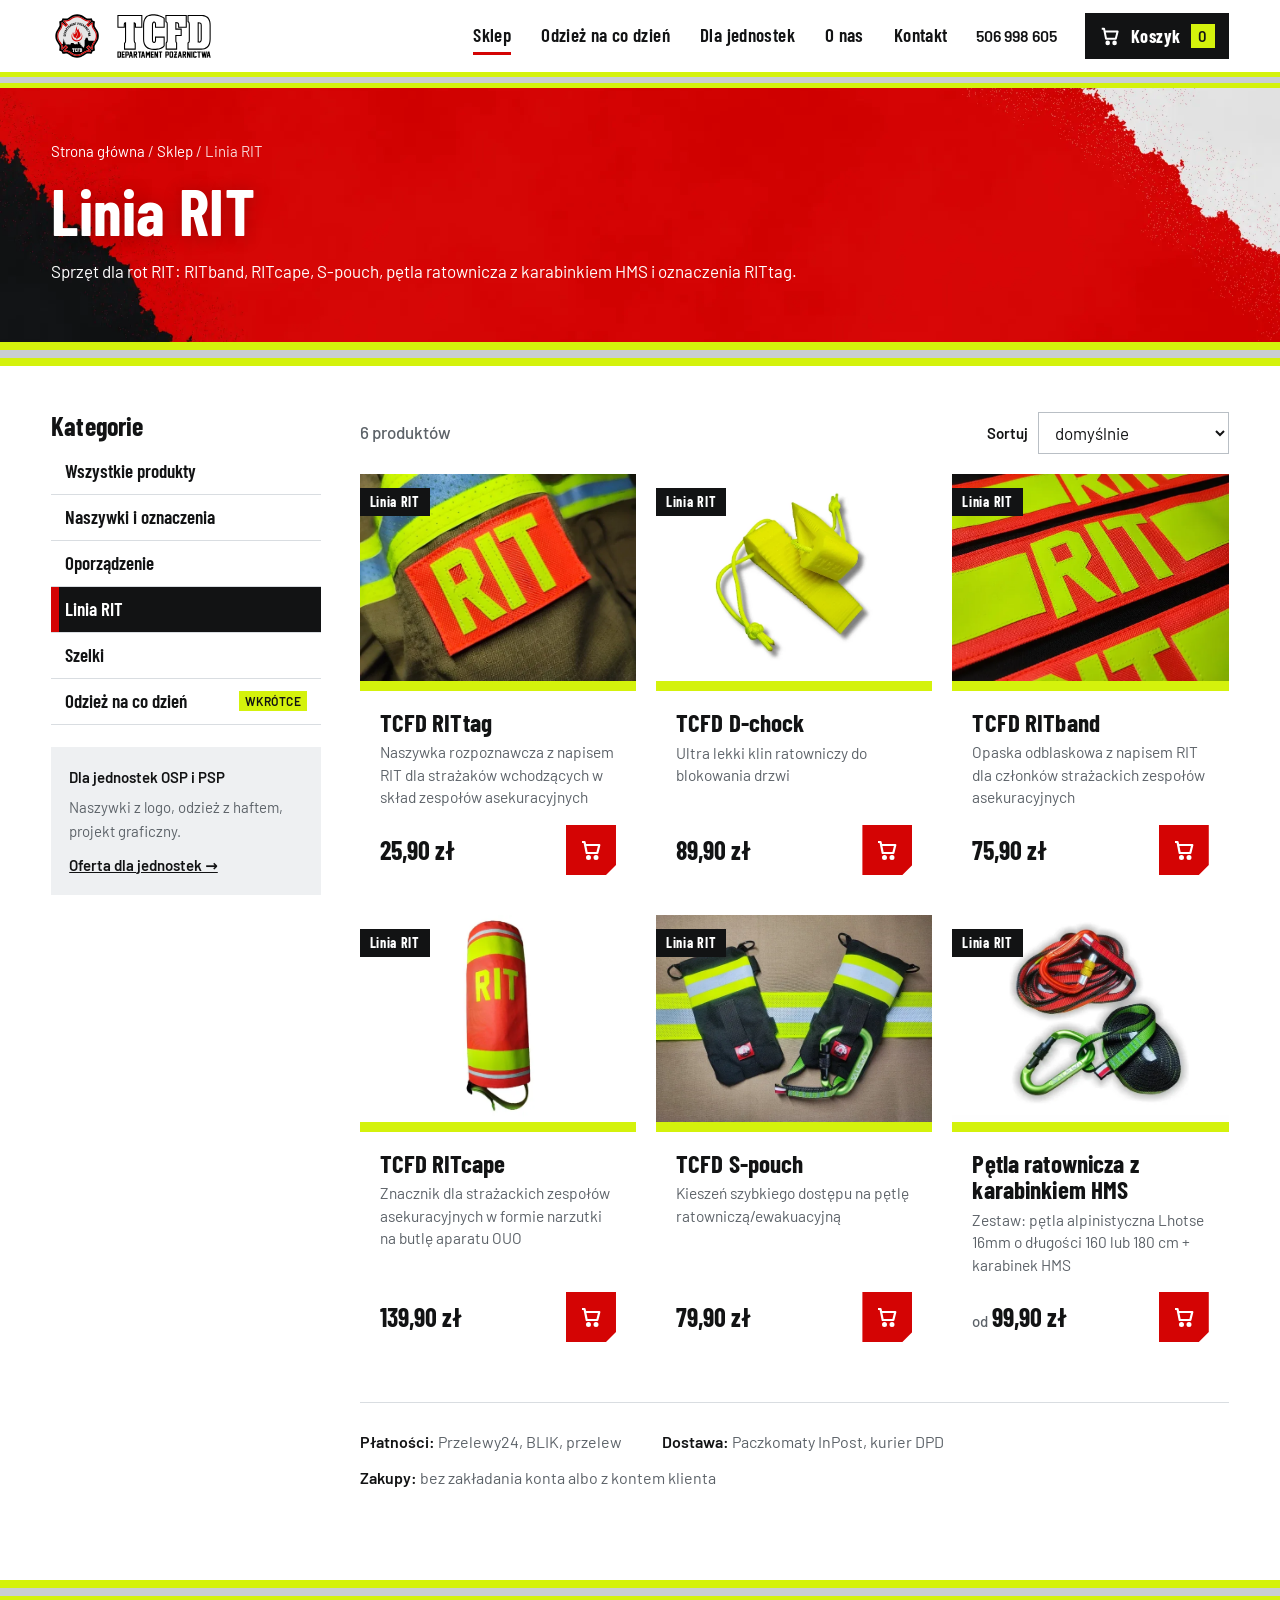
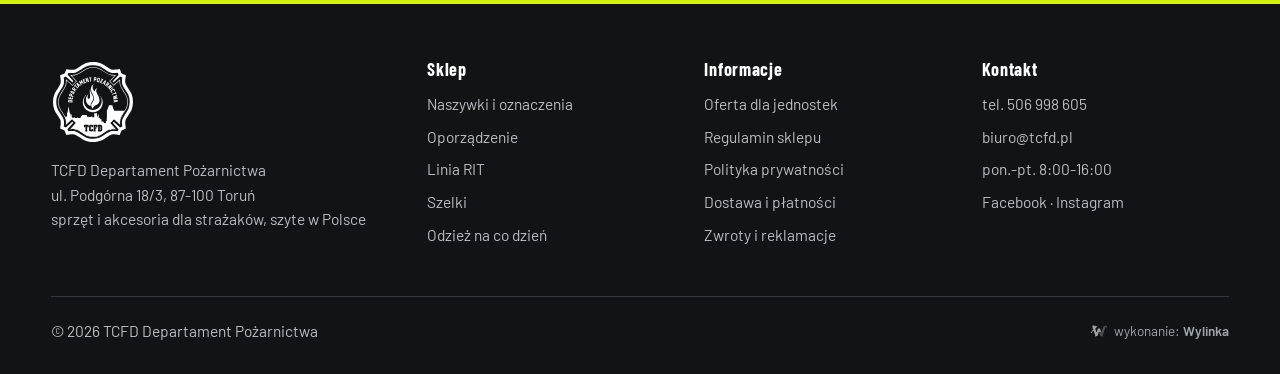
<file: linia-rit.html>
<!doctype html>
<html lang="pl">
<head>
<meta charset="utf-8">
<meta name="viewport" content="width=device-width,initial-scale=1">
<meta name="robots" content="noindex,nofollow">
<meta name="theme-color" content="#121314">
<link rel="icon" href="img/znak.svg" type="image/svg+xml">
<link rel="preload" href="fonts/BarlowCondensed-700-latin.woff2" as="font" type="font/woff2" crossorigin>
<link rel="preload" href="fonts/Barlow-400-latin.woff2" as="font" type="font/woff2" crossorigin>
<link rel="stylesheet" href="css/style.css">
<title>Linia RIT - sprzęt dla rot asekuracyjnych | sklep TCFD</title>
<meta name="description" content="Sprzęt dla rot RIT: RITband, RITcape, S-pouch, pętla ratownicza z karabinkiem HMS i oznaczenia RITtag.">
</head>
<body>
<header class="top">
 <div class="wrap">
  <button class="hamb" type="button" aria-label="Menu" aria-expanded="false"><i></i><i></i><i></i></button>
  <a class="logo" href="index.html" aria-label="TCFD Departament Pożarnictwa - strona główna"><img src="img/logo.svg" alt="TCFD Departament Pożarnictwa" width="145" height="46"></a>
  <nav class="menu" aria-label="Menu główne">
   <div class="z-rozw"><a href="sklep.html" class="akt">Sklep</a><div class="rozw"><div class="rozw-in"><a href="naszywki-i-oznaczenia.html"><img src="img/p-tcfd-id-tag-0.webp" alt="" width="120" height="90" loading="lazy"><span>Naszywki i oznaczenia<small>ID-tag, N-tag, BackTag, flaga</small></span></a><a href="oporzadzenie.html"><img src="img/p-tcfd-fast-0.webp" alt="" width="120" height="90" loading="lazy"><span>Oporządzenie<small>uchwyty, bojówki, adaptery</small></span></a><a href="linia-rit.html"><img src="img/p-tcfd-ritband-0.webp" alt="" width="120" height="90" loading="lazy"><span>Linia RIT<small>dla rot asekuracyjnych</small></span></a><a href="szelki.html"><img src="img/p-tcfd-v-shape-0.webp" alt="" width="120" height="90" loading="lazy"><span>Szelki<small>V-shape z comfortpadem</small></span></a><a class="wszystko" href="sklep.html">Wszystkie produkty &rarr;</a></div></div></div><a href="odziez-na-co-dzien.html">Odzież na co dzień</a><a href="dla-jednostek.html">Dla jednostek</a><a href="o-nas.html">O nas</a><a href="kontakt.html">Kontakt</a>
  </nav>
  <a class="tel" href="tel:+48506998605">506 998 605</a>
  <button class="koszyk-btn" type="button" aria-label="Koszyk"><svg viewBox="0 0 24 24" aria-hidden="true" fill="none" stroke="currentColor" stroke-width="2.2" stroke-linejoin="round"><path d="M3 4h2.5l2.2 11h10.6l2-8H7"/><circle cx="9.5" cy="19.5" r="1.4" fill="currentColor"/><circle cx="17" cy="19.5" r="1.4" fill="currentColor"/></svg><span class="tx">Koszyk</span><b class="licznik">0</b></button>
 </div>
 <div class="tasma"></div>
</header>
<nav class="panel" aria-label="Menu mobilne">
 <a href="sklep.html">Sklep</a><a class="pod" href="naszywki-i-oznaczenia.html">Naszywki i oznaczenia</a><a class="pod" href="oporzadzenie.html">Oporządzenie</a><a class="pod" href="linia-rit.html">Linia RIT</a><a class="pod" href="szelki.html">Szelki</a><a href="odziez-na-co-dzien.html">Odzież na co dzień</a><a href="dla-jednostek.html">Dla jednostek</a><a href="o-nas.html">O nas</a><a href="kontakt.html">Kontakt</a>
 <a class="tel" href="tel:+48506998605">tel. 506 998 605</a>
</nav>
<main>
<section class="baner-str">
 <div class="wrap">
  <nav class="okruszki jasne" aria-label="Ścieżka"><a href="index.html">Strona główna</a> / <a href="sklep.html">Sklep</a> / <span>Linia RIT</span></nav>
  <h1>Linia RIT</h1>
  <p>Sprzęt dla rot RIT: RITband, RITcape, S-pouch, pętla ratownicza z karabinkiem HMS i oznaczenia RITtag.</p>
 </div>
</section>
<div class="tasma gruba"></div>
<section class="sekcja sklep-uklad">
 <div class="wrap sklep-grid">
  <aside class="boczne" aria-label="Kategorie sklepu"><h2>Kategorie</h2><a href="sklep.html">Wszystkie produkty</a><a href="naszywki-i-oznaczenia.html">Naszywki i oznaczenia</a><a href="oporzadzenie.html">Oporządzenie</a><a href="linia-rit.html" class="akt">Linia RIT</a><a href="szelki.html">Szelki</a><a href="odziez-na-co-dzien.html">Odzież na co dzień <em>wkrótce</em></a><div class="boczne-info"><b>Dla jednostek OSP i PSP</b><p>Naszywki z logo, odzież z haftem, projekt graficzny.</p><a href="dla-jednostek.html">Oferta dla jednostek &rarr;</a></div></aside>
  <div>
   <div class="pasek-sklepu">
    <span class="ile" id="ile"></span>
    <label class="sortuj">Sortuj<select id="sort"><option value="">domyślnie</option><option value="cena">cena: od najniższej</option><option value="-cena">cena: od najwyższej</option><option value="nazwa">nazwa A-Z</option></select></label>
   </div>
   <div class="siatka" id="siatka" data-kat="rit"></div>
   <div class="platnosci">
    <span><b>Płatności:</b> Przelewy24, BLIK, przelew</span>
    <span><b>Dostawa:</b> Paczkomaty InPost, kurier DPD</span>
    <span><b>Zakupy:</b> bez zakładania konta albo z kontem klienta</span>
   </div>
  </div>
 </div>
</section>
</main>
<div class="tasma gruba"></div>
<footer class="stopka">
 <div class="wrap">
  <div class="kol">
   <div>
    <img class="znak" src="img/znak-bialy.svg" alt="" width="84" height="84" loading="lazy">
    <p>TCFD Departament Pożarnictwa<br>ul. Podgórna 18/3, 87-100 Toruń<br>sprzęt i akcesoria dla strażaków, szyte w Polsce</p>
   </div>
   <div>
    <h4>Sklep</h4>
    <ul><li><a href="naszywki-i-oznaczenia.html">Naszywki i oznaczenia</a></li><li><a href="oporzadzenie.html">Oporządzenie</a></li><li><a href="linia-rit.html">Linia RIT</a></li><li><a href="szelki.html">Szelki</a></li><li><a href="odziez-na-co-dzien.html">Odzież na co dzień</a></li></ul>
   </div>
   <div>
    <h4>Informacje</h4>
    <ul><li><a href="dla-jednostek.html">Oferta dla jednostek</a></li><li><a href="#">Regulamin sklepu</a></li><li><a href="#">Polityka prywatności</a></li><li><a href="#">Dostawa i płatności</a></li><li><a href="#">Zwroty i reklamacje</a></li></ul>
   </div>
   <div>
    <h4>Kontakt</h4>
    <ul><li><a href="tel:+48506998605">tel. 506 998 605</a></li><li>biuro@tcfd.pl</li><li>pon.-pt. 8:00-16:00</li><li><a href="https://www.facebook.com/tcfd.departament.pozarnictwa" rel="noopener">Facebook</a> &middot; <a href="https://www.instagram.com/tcfd_departament_pozarnictwa/" rel="noopener">Instagram</a></li></ul>
   </div>
  </div>
  <div class="dolna">
   <span>&copy; 2026 TCFD Departament Pożarnictwa</span>
   <a class="wylinka-badge" href="https://wylinka.pl/?utm_source=tcfd.pl&amp;utm_medium=stopka&amp;utm_campaign=wykonanie" rel="noopener" title="Strona wykonana przez Wylinka"><svg viewBox="0 0 64 64" aria-hidden="true" focusable="false" fill="currentColor"><path d="M9.8 22.8l-1.2-7.9 2.2-3.7 15.5 4.6-.5 1.5-7.2 5.5 4.7 15.6 5-15.6 7 0 4.1 12.7-4.2-.9-2.6 1.8-.8-2.2-5.3 15.6-4.3 0 .4 .2-2.1 2.8-1.3-1.1 1.1-1.4-3.1 .2-.1-1.7 2.2-.1-5.7-16.5-4.8 .6-.8 3.1 0 .5-.3 .5 .8 2.2-1.6 .5-.4-1.3-.8 1.6-1.5-.8 .8-1.6-1.4 .6-.6-1.6 2.3-.8 .2-.4 1.3-4.8 5.9-.8-2.4-6.9zM15.2 13.7l-.1-.4-.4 .8-.1 .8 .1 1 .1 .4 .3 .7 .3-.9 .1-.7 0-.8z"/><path class="wy-pod" d="M37.1 49.8l-4.5-13.3 2.6-1.8 4.2 .9 .9 2.8 3-9.7 0-.5 .1-.8 3.2-8.4 .5-1 .6-1 .9-1.1 1.3-1 1.1-.7 1.4-.5 1.4-.3 .7 0 .9 0 1.2 .3 1.4 .6 .8 .5 .7 .7 .6 .7 .5 .9 .3 .9 .1 .9 0 .8-.2 .9-.5 .9-.5 .6-.7 .5-.7 .3-.1-.1 0-.1 .5-.5 .3-.7 .2-.5 0-.6-.1-.6-.3-.7-.4-.5-.4-.4-.5-.3-.6-.3-.7 0-.7 .1-.6 .1-.5 .4-.5 .5-.3 .5-.2 .7-.1 1.5-1.4 5.1-.8 3.3-.3 .7-.5 .7-6 17.5 1.9 .1-.1 1.7-3.1-.2 1.1 1.4-1.3 1.1-2.1-2.8 .4-.2z"/><path class="wy-old" d="M40.8 50l.4-.2-4.1 0-4.2-12.5 2.5-1.7 4.3 .9 .6 1.9 .6-1.6 0-.3 2.4-7.8 0-.5 .1-.8 3.2-8.4 .4-.8 .6-.9 .9-1.2 .9-.9 1.3-.8 1.4-.6 1.2-.3 1.4-.1 1.3 .1 .6 .2 .8 .3 1.1 .6 .9 .7 .7 .9 .5 .9 .3 .9 .1 1.1-.1 .9-.3 .9-.4 .7-.6 .7-.6 .4-.6 .2-.1-.1 0-.1 .5-.5 .3-.7 .2-.5 0-.5-.1-.6-.2-.6-.3-.5-.4-.5-.5-.3-.6-.3-.7-.1-.6 0-.6 .1-.6 .3-.6 .5-.3 .4-.2 .5-.1 .5-.1 1.5-1.4 5.1-.8 3.3-.3 .7-.5 .7-6 17.5 1.9 .1-.1 1.7-3.1-.2 1.1 1.4-1.3 1.1zM49.6 17.1l.6 1.7-1.5 1.9 .4 .4 1.8-2.1-.7-2.1zM48.1 28.3l.5 1.8-1.7 1.8 .4 .4 1.9-2-.6-2.2zM37.9 41.7l1.7-1.5-.4-.4-1.7 1.4zM42.6 38.7l-1.5 2.8 1.1 2-1.3 2.6 .5 .2 1.5-2.8-1.1-2 1.4-2.5z"/></svg><span>wykonanie: <b>Wylinka</b></span></a>
  </div>
 </div>
</footer>
<div class="zaslona"></div>
<aside class="koszyk" aria-label="Koszyk">
 <div class="k-gora"><h2>Koszyk</h2><button class="zamknij" type="button" aria-label="Zamknij koszyk">&times;</button></div>
 <div class="k-lista"></div>
 <div class="k-krok">
  <button class="wroc" type="button">&larr; wróć do koszyka</button>
  <h3>Jak kupujesz?</h3>
  <div class="wybor">
   <label><input type="radio" name="konto" checked> Bez rejestracji (jako gość)</label>
   <label><input type="radio" name="konto"> Załóż konto przy zamówieniu</label>
   <label><input type="radio" name="konto"> Mam już konto - zaloguj</label>
  </div>
  <h3>Dostawa</h3>
  <div class="wybor">
   <label><input type="radio" name="dost" checked> Paczkomat InPost</label>
   <label><input type="radio" name="dost"> Kurier DPD</label>
  </div>
  <h3>Płatność</h3>
  <div class="wybor">
   <label><input type="radio" name="plat" checked> Przelewy24 (szybki przelew, karta)</label>
   <label><input type="radio" name="plat"> BLIK</label>
   <label><input type="radio" name="plat"> Przelew tradycyjny</label>
  </div>
  <label>Imię i nazwisko lub nazwa jednostki<input autocomplete="off"></label>
  <label>E-mail<input type="email" autocomplete="off"></label>
  <label class="zgoda"><input type="checkbox"> Chcę fakturę na firmę lub jednostkę (NIP)</label>
  <button class="btn" type="button" disabled style="width:100%">Zamawiam i płacę</button>
  <p class="info">To podgląd sklepu - zamówienie nie jest składane.</p>
 </div>
 <div class="k-dol">
  <form class="kod"><label>Kod rabatowy<span><input name="kod" autocomplete="off" placeholder="np. RIT10"><button type="submit">Użyj</button></span></label><p class="kod-info"></p></form>
  <div class="rabat" hidden><span>Rabat</span><span class="k-rabat"></span></div>
  <div class="suma"><span>Razem</span><span class="k-suma">0,00 zł</span></div>
  <p>Koszt dostawy w następnym kroku.</p>
  <button class="btn k-dalej" type="button">Przejdź do zamówienia</button>
 </div>
</aside>
<div class="promo" role="dialog" aria-labelledby="promo-h" hidden>
 <button class="promo-x" type="button" aria-label="Zamknij">&times;</button>
 <div class="tasma"></div>
 <div class="promo-in">
  <small>Przykład promocji na kategorię</small>
  <h2 id="promo-h">-10% na całą linię RIT</h2>
  <p>Wpisz kod <b>RIT10</b> w koszyku. Rabat liczy się tylko od produktów z linii RIT.</p>
  <a class="btn" href="linia-rit.html">Zobacz linię RIT</a>
 </div>
</div>
<div class="toast" role="status" aria-live="polite"></div>
<script src="js/dane.js" defer></script>
<script src="js/app.js" defer></script>
</body>
</html>
</file>
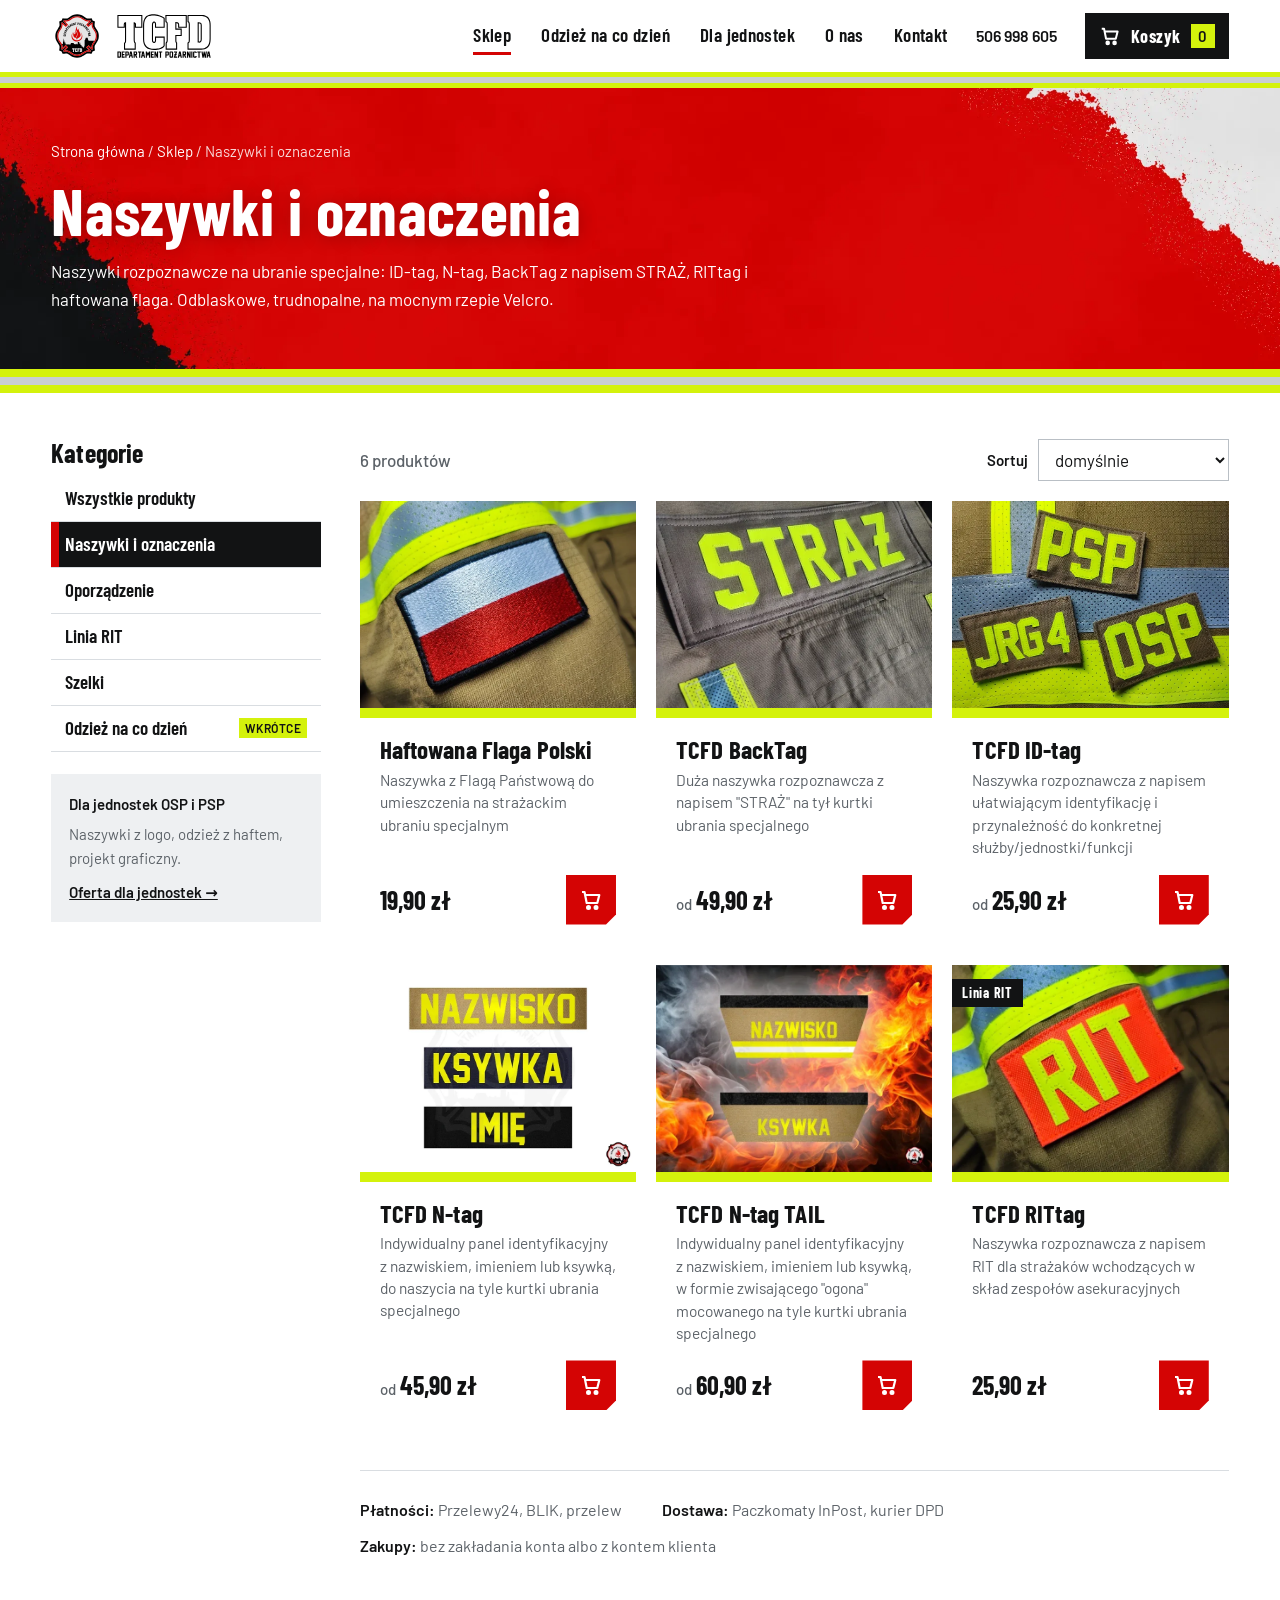
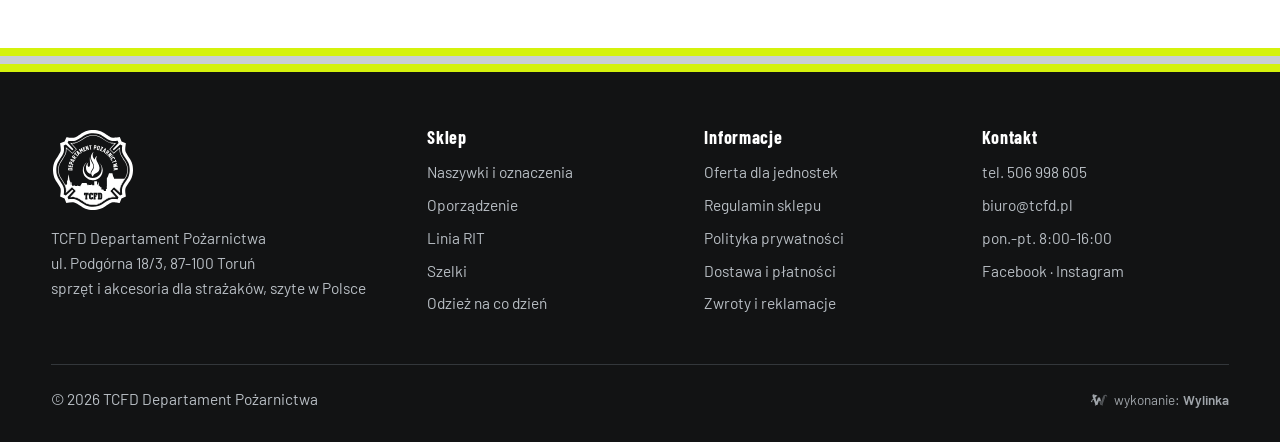
<file: naszywki-i-oznaczenia.html>
<!doctype html>
<html lang="pl">
<head>
<meta charset="utf-8">
<meta name="viewport" content="width=device-width,initial-scale=1">
<meta name="robots" content="noindex,nofollow">
<meta name="theme-color" content="#121314">
<link rel="icon" href="img/znak.svg" type="image/svg+xml">
<link rel="preload" href="fonts/BarlowCondensed-700-latin.woff2" as="font" type="font/woff2" crossorigin>
<link rel="preload" href="fonts/Barlow-400-latin.woff2" as="font" type="font/woff2" crossorigin>
<link rel="stylesheet" href="css/style.css">
<title>Naszywki rozpoznawcze dla strażaków | sklep TCFD</title>
<meta name="description" content="Naszywki rozpoznawcze na ubranie specjalne: ID-tag, N-tag, BackTag z napisem STRAŻ, RITtag i haftowana flaga. Odblaskowe, trudnopalne, na mocnym rzepie Velcro.">
</head>
<body>
<header class="top">
 <div class="wrap">
  <button class="hamb" type="button" aria-label="Menu" aria-expanded="false"><i></i><i></i><i></i></button>
  <a class="logo" href="index.html" aria-label="TCFD Departament Pożarnictwa - strona główna"><img src="img/logo.svg" alt="TCFD Departament Pożarnictwa" width="145" height="46"></a>
  <nav class="menu" aria-label="Menu główne">
   <div class="z-rozw"><a href="sklep.html" class="akt">Sklep</a><div class="rozw"><div class="rozw-in"><a href="naszywki-i-oznaczenia.html"><img src="img/p-tcfd-id-tag-0.webp" alt="" width="120" height="90" loading="lazy"><span>Naszywki i oznaczenia<small>ID-tag, N-tag, BackTag, flaga</small></span></a><a href="oporzadzenie.html"><img src="img/p-tcfd-fast-0.webp" alt="" width="120" height="90" loading="lazy"><span>Oporządzenie<small>uchwyty, bojówki, adaptery</small></span></a><a href="linia-rit.html"><img src="img/p-tcfd-ritband-0.webp" alt="" width="120" height="90" loading="lazy"><span>Linia RIT<small>dla rot asekuracyjnych</small></span></a><a href="szelki.html"><img src="img/p-tcfd-v-shape-0.webp" alt="" width="120" height="90" loading="lazy"><span>Szelki<small>V-shape z comfortpadem</small></span></a><a class="wszystko" href="sklep.html">Wszystkie produkty &rarr;</a></div></div></div><a href="odziez-na-co-dzien.html">Odzież na co dzień</a><a href="dla-jednostek.html">Dla jednostek</a><a href="o-nas.html">O nas</a><a href="kontakt.html">Kontakt</a>
  </nav>
  <a class="tel" href="tel:+48506998605">506 998 605</a>
  <button class="koszyk-btn" type="button" aria-label="Koszyk"><svg viewBox="0 0 24 24" aria-hidden="true" fill="none" stroke="currentColor" stroke-width="2.2" stroke-linejoin="round"><path d="M3 4h2.5l2.2 11h10.6l2-8H7"/><circle cx="9.5" cy="19.5" r="1.4" fill="currentColor"/><circle cx="17" cy="19.5" r="1.4" fill="currentColor"/></svg><span class="tx">Koszyk</span><b class="licznik">0</b></button>
 </div>
 <div class="tasma"></div>
</header>
<nav class="panel" aria-label="Menu mobilne">
 <a href="sklep.html">Sklep</a><a class="pod" href="naszywki-i-oznaczenia.html">Naszywki i oznaczenia</a><a class="pod" href="oporzadzenie.html">Oporządzenie</a><a class="pod" href="linia-rit.html">Linia RIT</a><a class="pod" href="szelki.html">Szelki</a><a href="odziez-na-co-dzien.html">Odzież na co dzień</a><a href="dla-jednostek.html">Dla jednostek</a><a href="o-nas.html">O nas</a><a href="kontakt.html">Kontakt</a>
 <a class="tel" href="tel:+48506998605">tel. 506 998 605</a>
</nav>
<main>
<section class="baner-str">
 <div class="wrap">
  <nav class="okruszki jasne" aria-label="Ścieżka"><a href="index.html">Strona główna</a> / <a href="sklep.html">Sklep</a> / <span>Naszywki i oznaczenia</span></nav>
  <h1>Naszywki i oznaczenia</h1>
  <p>Naszywki rozpoznawcze na ubranie specjalne: ID-tag, N-tag, BackTag z napisem STRAŻ, RITtag i haftowana flaga. Odblaskowe, trudnopalne, na mocnym rzepie Velcro.</p>
 </div>
</section>
<div class="tasma gruba"></div>
<section class="sekcja sklep-uklad">
 <div class="wrap sklep-grid">
  <aside class="boczne" aria-label="Kategorie sklepu"><h2>Kategorie</h2><a href="sklep.html">Wszystkie produkty</a><a href="naszywki-i-oznaczenia.html" class="akt">Naszywki i oznaczenia</a><a href="oporzadzenie.html">Oporządzenie</a><a href="linia-rit.html">Linia RIT</a><a href="szelki.html">Szelki</a><a href="odziez-na-co-dzien.html">Odzież na co dzień <em>wkrótce</em></a><div class="boczne-info"><b>Dla jednostek OSP i PSP</b><p>Naszywki z logo, odzież z haftem, projekt graficzny.</p><a href="dla-jednostek.html">Oferta dla jednostek &rarr;</a></div></aside>
  <div>
   <div class="pasek-sklepu">
    <span class="ile" id="ile"></span>
    <label class="sortuj">Sortuj<select id="sort"><option value="">domyślnie</option><option value="cena">cena: od najniższej</option><option value="-cena">cena: od najwyższej</option><option value="nazwa">nazwa A-Z</option></select></label>
   </div>
   <div class="siatka" id="siatka" data-kat="oznaczenia"></div>
   <div class="platnosci">
    <span><b>Płatności:</b> Przelewy24, BLIK, przelew</span>
    <span><b>Dostawa:</b> Paczkomaty InPost, kurier DPD</span>
    <span><b>Zakupy:</b> bez zakładania konta albo z kontem klienta</span>
   </div>
  </div>
 </div>
</section>
</main>
<div class="tasma gruba"></div>
<footer class="stopka">
 <div class="wrap">
  <div class="kol">
   <div>
    <img class="znak" src="img/znak-bialy.svg" alt="" width="84" height="84" loading="lazy">
    <p>TCFD Departament Pożarnictwa<br>ul. Podgórna 18/3, 87-100 Toruń<br>sprzęt i akcesoria dla strażaków, szyte w Polsce</p>
   </div>
   <div>
    <h4>Sklep</h4>
    <ul><li><a href="naszywki-i-oznaczenia.html">Naszywki i oznaczenia</a></li><li><a href="oporzadzenie.html">Oporządzenie</a></li><li><a href="linia-rit.html">Linia RIT</a></li><li><a href="szelki.html">Szelki</a></li><li><a href="odziez-na-co-dzien.html">Odzież na co dzień</a></li></ul>
   </div>
   <div>
    <h4>Informacje</h4>
    <ul><li><a href="dla-jednostek.html">Oferta dla jednostek</a></li><li><a href="#">Regulamin sklepu</a></li><li><a href="#">Polityka prywatności</a></li><li><a href="#">Dostawa i płatności</a></li><li><a href="#">Zwroty i reklamacje</a></li></ul>
   </div>
   <div>
    <h4>Kontakt</h4>
    <ul><li><a href="tel:+48506998605">tel. 506 998 605</a></li><li>biuro@tcfd.pl</li><li>pon.-pt. 8:00-16:00</li><li><a href="https://www.facebook.com/tcfd.departament.pozarnictwa" rel="noopener">Facebook</a> &middot; <a href="https://www.instagram.com/tcfd_departament_pozarnictwa/" rel="noopener">Instagram</a></li></ul>
   </div>
  </div>
  <div class="dolna">
   <span>&copy; 2026 TCFD Departament Pożarnictwa</span>
   <a class="wylinka-badge" href="https://wylinka.pl/?utm_source=tcfd.pl&amp;utm_medium=stopka&amp;utm_campaign=wykonanie" rel="noopener" title="Strona wykonana przez Wylinka"><svg viewBox="0 0 64 64" aria-hidden="true" focusable="false" fill="currentColor"><path d="M9.8 22.8l-1.2-7.9 2.2-3.7 15.5 4.6-.5 1.5-7.2 5.5 4.7 15.6 5-15.6 7 0 4.1 12.7-4.2-.9-2.6 1.8-.8-2.2-5.3 15.6-4.3 0 .4 .2-2.1 2.8-1.3-1.1 1.1-1.4-3.1 .2-.1-1.7 2.2-.1-5.7-16.5-4.8 .6-.8 3.1 0 .5-.3 .5 .8 2.2-1.6 .5-.4-1.3-.8 1.6-1.5-.8 .8-1.6-1.4 .6-.6-1.6 2.3-.8 .2-.4 1.3-4.8 5.9-.8-2.4-6.9zM15.2 13.7l-.1-.4-.4 .8-.1 .8 .1 1 .1 .4 .3 .7 .3-.9 .1-.7 0-.8z"/><path class="wy-pod" d="M37.1 49.8l-4.5-13.3 2.6-1.8 4.2 .9 .9 2.8 3-9.7 0-.5 .1-.8 3.2-8.4 .5-1 .6-1 .9-1.1 1.3-1 1.1-.7 1.4-.5 1.4-.3 .7 0 .9 0 1.2 .3 1.4 .6 .8 .5 .7 .7 .6 .7 .5 .9 .3 .9 .1 .9 0 .8-.2 .9-.5 .9-.5 .6-.7 .5-.7 .3-.1-.1 0-.1 .5-.5 .3-.7 .2-.5 0-.6-.1-.6-.3-.7-.4-.5-.4-.4-.5-.3-.6-.3-.7 0-.7 .1-.6 .1-.5 .4-.5 .5-.3 .5-.2 .7-.1 1.5-1.4 5.1-.8 3.3-.3 .7-.5 .7-6 17.5 1.9 .1-.1 1.7-3.1-.2 1.1 1.4-1.3 1.1-2.1-2.8 .4-.2z"/><path class="wy-old" d="M40.8 50l.4-.2-4.1 0-4.2-12.5 2.5-1.7 4.3 .9 .6 1.9 .6-1.6 0-.3 2.4-7.8 0-.5 .1-.8 3.2-8.4 .4-.8 .6-.9 .9-1.2 .9-.9 1.3-.8 1.4-.6 1.2-.3 1.4-.1 1.3 .1 .6 .2 .8 .3 1.1 .6 .9 .7 .7 .9 .5 .9 .3 .9 .1 1.1-.1 .9-.3 .9-.4 .7-.6 .7-.6 .4-.6 .2-.1-.1 0-.1 .5-.5 .3-.7 .2-.5 0-.5-.1-.6-.2-.6-.3-.5-.4-.5-.5-.3-.6-.3-.7-.1-.6 0-.6 .1-.6 .3-.6 .5-.3 .4-.2 .5-.1 .5-.1 1.5-1.4 5.1-.8 3.3-.3 .7-.5 .7-6 17.5 1.9 .1-.1 1.7-3.1-.2 1.1 1.4-1.3 1.1zM49.6 17.1l.6 1.7-1.5 1.9 .4 .4 1.8-2.1-.7-2.1zM48.1 28.3l.5 1.8-1.7 1.8 .4 .4 1.9-2-.6-2.2zM37.9 41.7l1.7-1.5-.4-.4-1.7 1.4zM42.6 38.7l-1.5 2.8 1.1 2-1.3 2.6 .5 .2 1.5-2.8-1.1-2 1.4-2.5z"/></svg><span>wykonanie: <b>Wylinka</b></span></a>
  </div>
 </div>
</footer>
<div class="zaslona"></div>
<aside class="koszyk" aria-label="Koszyk">
 <div class="k-gora"><h2>Koszyk</h2><button class="zamknij" type="button" aria-label="Zamknij koszyk">&times;</button></div>
 <div class="k-lista"></div>
 <div class="k-krok">
  <button class="wroc" type="button">&larr; wróć do koszyka</button>
  <h3>Jak kupujesz?</h3>
  <div class="wybor">
   <label><input type="radio" name="konto" checked> Bez rejestracji (jako gość)</label>
   <label><input type="radio" name="konto"> Załóż konto przy zamówieniu</label>
   <label><input type="radio" name="konto"> Mam już konto - zaloguj</label>
  </div>
  <h3>Dostawa</h3>
  <div class="wybor">
   <label><input type="radio" name="dost" checked> Paczkomat InPost</label>
   <label><input type="radio" name="dost"> Kurier DPD</label>
  </div>
  <h3>Płatność</h3>
  <div class="wybor">
   <label><input type="radio" name="plat" checked> Przelewy24 (szybki przelew, karta)</label>
   <label><input type="radio" name="plat"> BLIK</label>
   <label><input type="radio" name="plat"> Przelew tradycyjny</label>
  </div>
  <label>Imię i nazwisko lub nazwa jednostki<input autocomplete="off"></label>
  <label>E-mail<input type="email" autocomplete="off"></label>
  <label class="zgoda"><input type="checkbox"> Chcę fakturę na firmę lub jednostkę (NIP)</label>
  <button class="btn" type="button" disabled style="width:100%">Zamawiam i płacę</button>
  <p class="info">To podgląd sklepu - zamówienie nie jest składane.</p>
 </div>
 <div class="k-dol">
  <form class="kod"><label>Kod rabatowy<span><input name="kod" autocomplete="off" placeholder="np. RIT10"><button type="submit">Użyj</button></span></label><p class="kod-info"></p></form>
  <div class="rabat" hidden><span>Rabat</span><span class="k-rabat"></span></div>
  <div class="suma"><span>Razem</span><span class="k-suma">0,00 zł</span></div>
  <p>Koszt dostawy w następnym kroku.</p>
  <button class="btn k-dalej" type="button">Przejdź do zamówienia</button>
 </div>
</aside>
<div class="promo" role="dialog" aria-labelledby="promo-h" hidden>
 <button class="promo-x" type="button" aria-label="Zamknij">&times;</button>
 <div class="tasma"></div>
 <div class="promo-in">
  <small>Przykład promocji na kategorię</small>
  <h2 id="promo-h">-10% na całą linię RIT</h2>
  <p>Wpisz kod <b>RIT10</b> w koszyku. Rabat liczy się tylko od produktów z linii RIT.</p>
  <a class="btn" href="linia-rit.html">Zobacz linię RIT</a>
 </div>
</div>
<div class="toast" role="status" aria-live="polite"></div>
<script src="js/dane.js" defer></script>
<script src="js/app.js" defer></script>
</body>
</html>
</file>
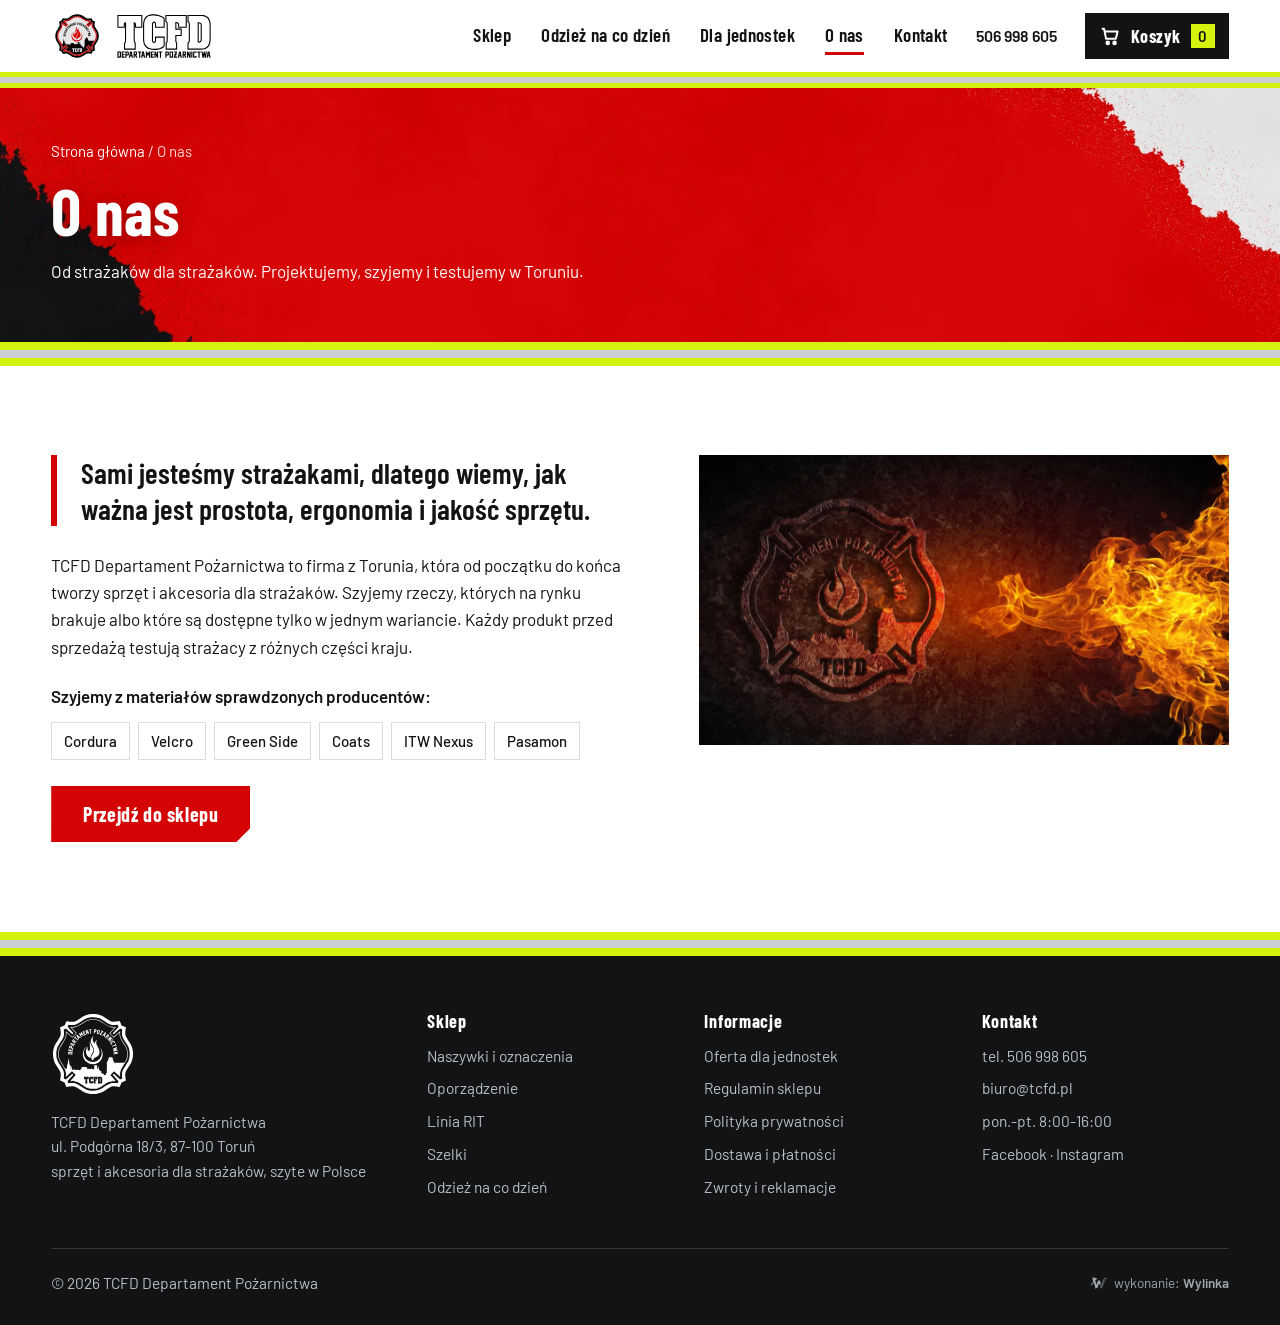
<file: o-nas.html>
<!doctype html>
<html lang="pl">
<head>
<meta charset="utf-8">
<meta name="viewport" content="width=device-width,initial-scale=1">
<meta name="robots" content="noindex,nofollow">
<meta name="theme-color" content="#121314">
<link rel="icon" href="img/znak.svg" type="image/svg+xml">
<link rel="preload" href="fonts/BarlowCondensed-700-latin.woff2" as="font" type="font/woff2" crossorigin>
<link rel="preload" href="fonts/Barlow-400-latin.woff2" as="font" type="font/woff2" crossorigin>
<link rel="stylesheet" href="css/style.css">
<title>O nas - TCFD Departament Pożarnictwa, Toruń</title>
<meta name="description" content="TCFD Departament Pożarnictwa z Torunia: sami jesteśmy strażakami i szyjemy sprzęt dla strażaków, testowany w działaniach.">
</head>
<body>
<header class="top">
 <div class="wrap">
  <button class="hamb" type="button" aria-label="Menu" aria-expanded="false"><i></i><i></i><i></i></button>
  <a class="logo" href="index.html" aria-label="TCFD Departament Pożarnictwa - strona główna"><img src="img/logo.svg" alt="TCFD Departament Pożarnictwa" width="145" height="46"></a>
  <nav class="menu" aria-label="Menu główne">
   <div class="z-rozw"><a href="sklep.html">Sklep</a><div class="rozw"><div class="rozw-in"><a href="naszywki-i-oznaczenia.html"><img src="img/p-tcfd-id-tag-0.webp" alt="" width="120" height="90" loading="lazy"><span>Naszywki i oznaczenia<small>ID-tag, N-tag, BackTag, flaga</small></span></a><a href="oporzadzenie.html"><img src="img/p-tcfd-fast-0.webp" alt="" width="120" height="90" loading="lazy"><span>Oporządzenie<small>uchwyty, bojówki, adaptery</small></span></a><a href="linia-rit.html"><img src="img/p-tcfd-ritband-0.webp" alt="" width="120" height="90" loading="lazy"><span>Linia RIT<small>dla rot asekuracyjnych</small></span></a><a href="szelki.html"><img src="img/p-tcfd-v-shape-0.webp" alt="" width="120" height="90" loading="lazy"><span>Szelki<small>V-shape z comfortpadem</small></span></a><a class="wszystko" href="sklep.html">Wszystkie produkty &rarr;</a></div></div></div><a href="odziez-na-co-dzien.html">Odzież na co dzień</a><a href="dla-jednostek.html">Dla jednostek</a><a href="o-nas.html" class="akt">O nas</a><a href="kontakt.html">Kontakt</a>
  </nav>
  <a class="tel" href="tel:+48506998605">506 998 605</a>
  <button class="koszyk-btn" type="button" aria-label="Koszyk"><svg viewBox="0 0 24 24" aria-hidden="true" fill="none" stroke="currentColor" stroke-width="2.2" stroke-linejoin="round"><path d="M3 4h2.5l2.2 11h10.6l2-8H7"/><circle cx="9.5" cy="19.5" r="1.4" fill="currentColor"/><circle cx="17" cy="19.5" r="1.4" fill="currentColor"/></svg><span class="tx">Koszyk</span><b class="licznik">0</b></button>
 </div>
 <div class="tasma"></div>
</header>
<nav class="panel" aria-label="Menu mobilne">
 <a href="sklep.html">Sklep</a><a class="pod" href="naszywki-i-oznaczenia.html">Naszywki i oznaczenia</a><a class="pod" href="oporzadzenie.html">Oporządzenie</a><a class="pod" href="linia-rit.html">Linia RIT</a><a class="pod" href="szelki.html">Szelki</a><a href="odziez-na-co-dzien.html">Odzież na co dzień</a><a href="dla-jednostek.html">Dla jednostek</a><a href="o-nas.html">O nas</a><a href="kontakt.html">Kontakt</a>
 <a class="tel" href="tel:+48506998605">tel. 506 998 605</a>
</nav>
<main>
<section class="baner-str">
 <div class="wrap">
  <nav class="okruszki jasne" aria-label="Ścieżka"><a href="index.html">Strona główna</a> / <span>O nas</span></nav>
  <h1>O nas</h1>
  <p>Od strażaków dla strażaków. Projektujemy, szyjemy i testujemy w Toruniu.</p>
 </div>
</section>
<div class="tasma gruba"></div>
<section class="sekcja">
 <div class="wrap onas">
  <div>
   <p class="cytat">Sami jesteśmy strażakami, dlatego wiemy, jak ważna jest prostota, ergonomia i jakość sprzętu.</p>
   <p>TCFD Departament Pożarnictwa to firma z Torunia, która od początku do końca tworzy sprzęt i akcesoria dla strażaków. Szyjemy rzeczy, których na rynku brakuje albo które są dostępne tylko w jednym wariancie. Każdy produkt przed sprzedażą testują strażacy z różnych części kraju.</p>
   <p style="margin:22px 0 0;font-weight:600">Szyjemy z materiałów sprawdzonych producentów:</p>
   <div class="materialy"><span>Cordura</span><span>Velcro</span><span>Green Side</span><span>Coats</span><span>ITW Nexus</span><span>Pasamon</span></div>
   <a class="btn" href="sklep.html">Przejdź do sklepu</a>
  </div>
  <figure class="herb"><img src="img/herb-1200.webp" srcset="img/herb-1200.webp 1200w, img/herb-2400.webp 2400w" sizes="(max-width:900px) 100vw, 46vw" alt="Herb TCFD Departament Pożarnictwa z płomieniem" width="2400" height="1309" loading="lazy"></figure>
 </div>
</section>
</main>
<div class="tasma gruba"></div>
<footer class="stopka">
 <div class="wrap">
  <div class="kol">
   <div>
    <img class="znak" src="img/znak-bialy.svg" alt="" width="84" height="84" loading="lazy">
    <p>TCFD Departament Pożarnictwa<br>ul. Podgórna 18/3, 87-100 Toruń<br>sprzęt i akcesoria dla strażaków, szyte w Polsce</p>
   </div>
   <div>
    <h4>Sklep</h4>
    <ul><li><a href="naszywki-i-oznaczenia.html">Naszywki i oznaczenia</a></li><li><a href="oporzadzenie.html">Oporządzenie</a></li><li><a href="linia-rit.html">Linia RIT</a></li><li><a href="szelki.html">Szelki</a></li><li><a href="odziez-na-co-dzien.html">Odzież na co dzień</a></li></ul>
   </div>
   <div>
    <h4>Informacje</h4>
    <ul><li><a href="dla-jednostek.html">Oferta dla jednostek</a></li><li><a href="#">Regulamin sklepu</a></li><li><a href="#">Polityka prywatności</a></li><li><a href="#">Dostawa i płatności</a></li><li><a href="#">Zwroty i reklamacje</a></li></ul>
   </div>
   <div>
    <h4>Kontakt</h4>
    <ul><li><a href="tel:+48506998605">tel. 506 998 605</a></li><li>biuro@tcfd.pl</li><li>pon.-pt. 8:00-16:00</li><li><a href="https://www.facebook.com/tcfd.departament.pozarnictwa" rel="noopener">Facebook</a> &middot; <a href="https://www.instagram.com/tcfd_departament_pozarnictwa/" rel="noopener">Instagram</a></li></ul>
   </div>
  </div>
  <div class="dolna">
   <span>&copy; 2026 TCFD Departament Pożarnictwa</span>
   <a class="wylinka-badge" href="https://wylinka.pl/?utm_source=tcfd.pl&amp;utm_medium=stopka&amp;utm_campaign=wykonanie" rel="noopener" title="Strona wykonana przez Wylinka"><svg viewBox="0 0 64 64" aria-hidden="true" focusable="false" fill="currentColor"><path d="M9.8 22.8l-1.2-7.9 2.2-3.7 15.5 4.6-.5 1.5-7.2 5.5 4.7 15.6 5-15.6 7 0 4.1 12.7-4.2-.9-2.6 1.8-.8-2.2-5.3 15.6-4.3 0 .4 .2-2.1 2.8-1.3-1.1 1.1-1.4-3.1 .2-.1-1.7 2.2-.1-5.7-16.5-4.8 .6-.8 3.1 0 .5-.3 .5 .8 2.2-1.6 .5-.4-1.3-.8 1.6-1.5-.8 .8-1.6-1.4 .6-.6-1.6 2.3-.8 .2-.4 1.3-4.8 5.9-.8-2.4-6.9zM15.2 13.7l-.1-.4-.4 .8-.1 .8 .1 1 .1 .4 .3 .7 .3-.9 .1-.7 0-.8z"/><path class="wy-pod" d="M37.1 49.8l-4.5-13.3 2.6-1.8 4.2 .9 .9 2.8 3-9.7 0-.5 .1-.8 3.2-8.4 .5-1 .6-1 .9-1.1 1.3-1 1.1-.7 1.4-.5 1.4-.3 .7 0 .9 0 1.2 .3 1.4 .6 .8 .5 .7 .7 .6 .7 .5 .9 .3 .9 .1 .9 0 .8-.2 .9-.5 .9-.5 .6-.7 .5-.7 .3-.1-.1 0-.1 .5-.5 .3-.7 .2-.5 0-.6-.1-.6-.3-.7-.4-.5-.4-.4-.5-.3-.6-.3-.7 0-.7 .1-.6 .1-.5 .4-.5 .5-.3 .5-.2 .7-.1 1.5-1.4 5.1-.8 3.3-.3 .7-.5 .7-6 17.5 1.9 .1-.1 1.7-3.1-.2 1.1 1.4-1.3 1.1-2.1-2.8 .4-.2z"/><path class="wy-old" d="M40.8 50l.4-.2-4.1 0-4.2-12.5 2.5-1.7 4.3 .9 .6 1.9 .6-1.6 0-.3 2.4-7.8 0-.5 .1-.8 3.2-8.4 .4-.8 .6-.9 .9-1.2 .9-.9 1.3-.8 1.4-.6 1.2-.3 1.4-.1 1.3 .1 .6 .2 .8 .3 1.1 .6 .9 .7 .7 .9 .5 .9 .3 .9 .1 1.1-.1 .9-.3 .9-.4 .7-.6 .7-.6 .4-.6 .2-.1-.1 0-.1 .5-.5 .3-.7 .2-.5 0-.5-.1-.6-.2-.6-.3-.5-.4-.5-.5-.3-.6-.3-.7-.1-.6 0-.6 .1-.6 .3-.6 .5-.3 .4-.2 .5-.1 .5-.1 1.5-1.4 5.1-.8 3.3-.3 .7-.5 .7-6 17.5 1.9 .1-.1 1.7-3.1-.2 1.1 1.4-1.3 1.1zM49.6 17.1l.6 1.7-1.5 1.9 .4 .4 1.8-2.1-.7-2.1zM48.1 28.3l.5 1.8-1.7 1.8 .4 .4 1.9-2-.6-2.2zM37.9 41.7l1.7-1.5-.4-.4-1.7 1.4zM42.6 38.7l-1.5 2.8 1.1 2-1.3 2.6 .5 .2 1.5-2.8-1.1-2 1.4-2.5z"/></svg><span>wykonanie: <b>Wylinka</b></span></a>
  </div>
 </div>
</footer>
<div class="zaslona"></div>
<aside class="koszyk" aria-label="Koszyk">
 <div class="k-gora"><h2>Koszyk</h2><button class="zamknij" type="button" aria-label="Zamknij koszyk">&times;</button></div>
 <div class="k-lista"></div>
 <div class="k-krok">
  <button class="wroc" type="button">&larr; wróć do koszyka</button>
  <h3>Jak kupujesz?</h3>
  <div class="wybor">
   <label><input type="radio" name="konto" checked> Bez rejestracji (jako gość)</label>
   <label><input type="radio" name="konto"> Załóż konto przy zamówieniu</label>
   <label><input type="radio" name="konto"> Mam już konto - zaloguj</label>
  </div>
  <h3>Dostawa</h3>
  <div class="wybor">
   <label><input type="radio" name="dost" checked> Paczkomat InPost</label>
   <label><input type="radio" name="dost"> Kurier DPD</label>
  </div>
  <h3>Płatność</h3>
  <div class="wybor">
   <label><input type="radio" name="plat" checked> Przelewy24 (szybki przelew, karta)</label>
   <label><input type="radio" name="plat"> BLIK</label>
   <label><input type="radio" name="plat"> Przelew tradycyjny</label>
  </div>
  <label>Imię i nazwisko lub nazwa jednostki<input autocomplete="off"></label>
  <label>E-mail<input type="email" autocomplete="off"></label>
  <label class="zgoda"><input type="checkbox"> Chcę fakturę na firmę lub jednostkę (NIP)</label>
  <button class="btn" type="button" disabled style="width:100%">Zamawiam i płacę</button>
  <p class="info">To podgląd sklepu - zamówienie nie jest składane.</p>
 </div>
 <div class="k-dol">
  <form class="kod"><label>Kod rabatowy<span><input name="kod" autocomplete="off" placeholder="np. RIT10"><button type="submit">Użyj</button></span></label><p class="kod-info"></p></form>
  <div class="rabat" hidden><span>Rabat</span><span class="k-rabat"></span></div>
  <div class="suma"><span>Razem</span><span class="k-suma">0,00 zł</span></div>
  <p>Koszt dostawy w następnym kroku.</p>
  <button class="btn k-dalej" type="button">Przejdź do zamówienia</button>
 </div>
</aside>
<div class="promo" role="dialog" aria-labelledby="promo-h" hidden>
 <button class="promo-x" type="button" aria-label="Zamknij">&times;</button>
 <div class="tasma"></div>
 <div class="promo-in">
  <small>Przykład promocji na kategorię</small>
  <h2 id="promo-h">-10% na całą linię RIT</h2>
  <p>Wpisz kod <b>RIT10</b> w koszyku. Rabat liczy się tylko od produktów z linii RIT.</p>
  <a class="btn" href="linia-rit.html">Zobacz linię RIT</a>
 </div>
</div>
<div class="toast" role="status" aria-live="polite"></div>
<script src="js/dane.js" defer></script>
<script src="js/app.js" defer></script>
</body>
</html>
</file>
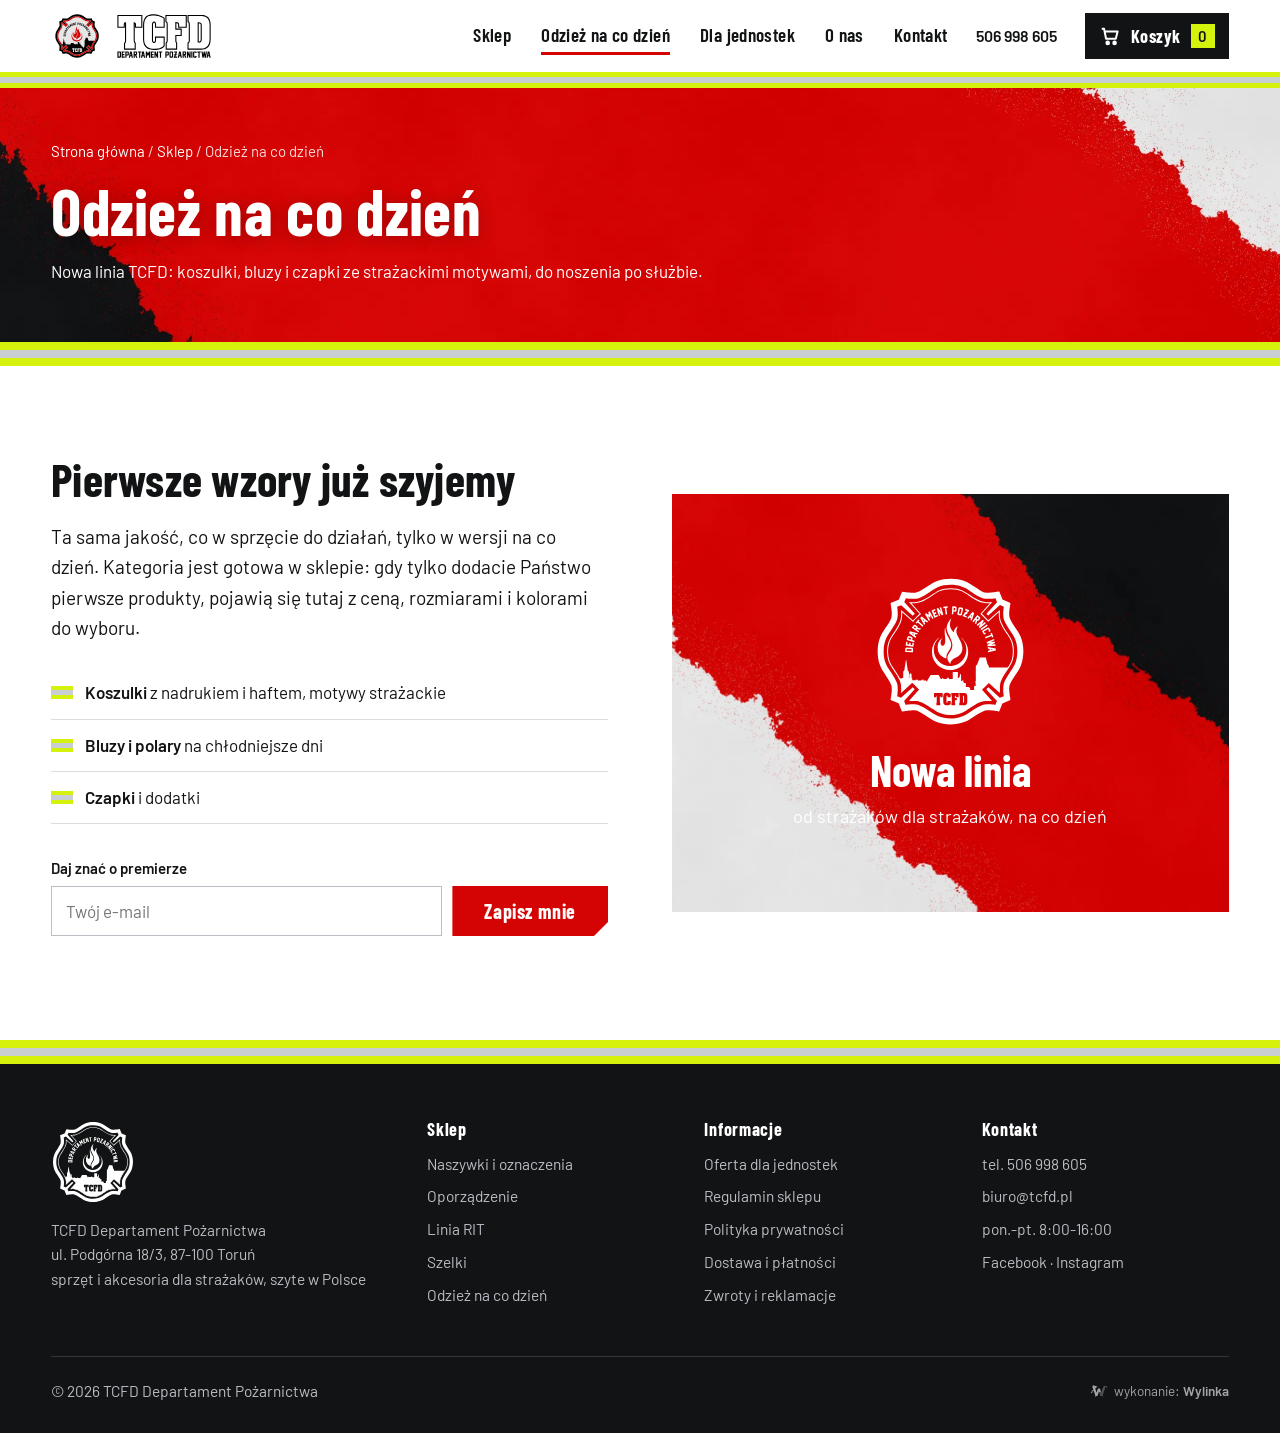
<file: odziez-na-co-dzien.html>
<!doctype html>
<html lang="pl">
<head>
<meta charset="utf-8">
<meta name="viewport" content="width=device-width,initial-scale=1">
<meta name="robots" content="noindex,nofollow">
<meta name="theme-color" content="#121314">
<link rel="icon" href="img/znak.svg" type="image/svg+xml">
<link rel="preload" href="fonts/BarlowCondensed-700-latin.woff2" as="font" type="font/woff2" crossorigin>
<link rel="preload" href="fonts/Barlow-400-latin.woff2" as="font" type="font/woff2" crossorigin>
<link rel="stylesheet" href="css/style.css">
<title>Odzież na co dzień ze strażackimi motywami | TCFD</title>
<meta name="description" content="Nowa linia odzieży TCFD do noszenia na co dzień: koszulki, bluzy i czapki ze strażackimi motywami. Premiera wkrótce.">
</head>
<body>
<header class="top">
 <div class="wrap">
  <button class="hamb" type="button" aria-label="Menu" aria-expanded="false"><i></i><i></i><i></i></button>
  <a class="logo" href="index.html" aria-label="TCFD Departament Pożarnictwa - strona główna"><img src="img/logo.svg" alt="TCFD Departament Pożarnictwa" width="145" height="46"></a>
  <nav class="menu" aria-label="Menu główne">
   <div class="z-rozw"><a href="sklep.html">Sklep</a><div class="rozw"><div class="rozw-in"><a href="naszywki-i-oznaczenia.html"><img src="img/p-tcfd-id-tag-0.webp" alt="" width="120" height="90" loading="lazy"><span>Naszywki i oznaczenia<small>ID-tag, N-tag, BackTag, flaga</small></span></a><a href="oporzadzenie.html"><img src="img/p-tcfd-fast-0.webp" alt="" width="120" height="90" loading="lazy"><span>Oporządzenie<small>uchwyty, bojówki, adaptery</small></span></a><a href="linia-rit.html"><img src="img/p-tcfd-ritband-0.webp" alt="" width="120" height="90" loading="lazy"><span>Linia RIT<small>dla rot asekuracyjnych</small></span></a><a href="szelki.html"><img src="img/p-tcfd-v-shape-0.webp" alt="" width="120" height="90" loading="lazy"><span>Szelki<small>V-shape z comfortpadem</small></span></a><a class="wszystko" href="sklep.html">Wszystkie produkty &rarr;</a></div></div></div><a href="odziez-na-co-dzien.html" class="akt">Odzież na co dzień</a><a href="dla-jednostek.html">Dla jednostek</a><a href="o-nas.html">O nas</a><a href="kontakt.html">Kontakt</a>
  </nav>
  <a class="tel" href="tel:+48506998605">506 998 605</a>
  <button class="koszyk-btn" type="button" aria-label="Koszyk"><svg viewBox="0 0 24 24" aria-hidden="true" fill="none" stroke="currentColor" stroke-width="2.2" stroke-linejoin="round"><path d="M3 4h2.5l2.2 11h10.6l2-8H7"/><circle cx="9.5" cy="19.5" r="1.4" fill="currentColor"/><circle cx="17" cy="19.5" r="1.4" fill="currentColor"/></svg><span class="tx">Koszyk</span><b class="licznik">0</b></button>
 </div>
 <div class="tasma"></div>
</header>
<nav class="panel" aria-label="Menu mobilne">
 <a href="sklep.html">Sklep</a><a class="pod" href="naszywki-i-oznaczenia.html">Naszywki i oznaczenia</a><a class="pod" href="oporzadzenie.html">Oporządzenie</a><a class="pod" href="linia-rit.html">Linia RIT</a><a class="pod" href="szelki.html">Szelki</a><a href="odziez-na-co-dzien.html">Odzież na co dzień</a><a href="dla-jednostek.html">Dla jednostek</a><a href="o-nas.html">O nas</a><a href="kontakt.html">Kontakt</a>
 <a class="tel" href="tel:+48506998605">tel. 506 998 605</a>
</nav>
<main>
<section class="baner-str">
 <div class="wrap">
  <nav class="okruszki jasne" aria-label="Ścieżka"><a href="index.html">Strona główna</a> / <a href="sklep.html">Sklep</a> / <span>Odzież na co dzień</span></nav>
  <h1>Odzież na co dzień</h1>
  <p>Nowa linia TCFD: koszulki, bluzy i czapki ze strażackimi motywami, do noszenia po służbie.</p>
 </div>
</section>
<div class="tasma gruba"></div>
<section class="sekcja">
 <div class="wrap dzielona wkrotce">
  <div>
   <h2>Pierwsze wzory już szyjemy</h2>
   <p style="margin-top:18px;font-size:19px">Ta sama jakość, co w sprzęcie do działań, tylko w wersji na co dzień. Kategoria jest gotowa w sklepie: gdy tylko dodacie Państwo pierwsze produkty, pojawią się tutaj z ceną, rozmiarami i kolorami do wyboru.</p>
   <ul class="lista">
    <li><b>Koszulki</b> z nadrukiem i haftem, motywy strażackie</li>
    <li><b>Bluzy i polary</b> na chłodniejsze dni</li>
    <li><b>Czapki</b> i dodatki</li>
   </ul>
   <form class="zapis" data-pokaz><label>Daj znać o premierze<span><input type="email" placeholder="Twój e-mail" autocomplete="off"><button class="btn" type="submit">Zapisz mnie</button></span></label></form>
  </div>
  <div class="plansza"><img src="img/znak-bialy.svg" alt="" width="160" height="160"><b>Nowa linia</b><span>od strażaków dla strażaków, na co dzień</span></div>
 </div>
</section>
</main>
<div class="tasma gruba"></div>
<footer class="stopka">
 <div class="wrap">
  <div class="kol">
   <div>
    <img class="znak" src="img/znak-bialy.svg" alt="" width="84" height="84" loading="lazy">
    <p>TCFD Departament Pożarnictwa<br>ul. Podgórna 18/3, 87-100 Toruń<br>sprzęt i akcesoria dla strażaków, szyte w Polsce</p>
   </div>
   <div>
    <h4>Sklep</h4>
    <ul><li><a href="naszywki-i-oznaczenia.html">Naszywki i oznaczenia</a></li><li><a href="oporzadzenie.html">Oporządzenie</a></li><li><a href="linia-rit.html">Linia RIT</a></li><li><a href="szelki.html">Szelki</a></li><li><a href="odziez-na-co-dzien.html">Odzież na co dzień</a></li></ul>
   </div>
   <div>
    <h4>Informacje</h4>
    <ul><li><a href="dla-jednostek.html">Oferta dla jednostek</a></li><li><a href="#">Regulamin sklepu</a></li><li><a href="#">Polityka prywatności</a></li><li><a href="#">Dostawa i płatności</a></li><li><a href="#">Zwroty i reklamacje</a></li></ul>
   </div>
   <div>
    <h4>Kontakt</h4>
    <ul><li><a href="tel:+48506998605">tel. 506 998 605</a></li><li>biuro@tcfd.pl</li><li>pon.-pt. 8:00-16:00</li><li><a href="https://www.facebook.com/tcfd.departament.pozarnictwa" rel="noopener">Facebook</a> &middot; <a href="https://www.instagram.com/tcfd_departament_pozarnictwa/" rel="noopener">Instagram</a></li></ul>
   </div>
  </div>
  <div class="dolna">
   <span>&copy; 2026 TCFD Departament Pożarnictwa</span>
   <a class="wylinka-badge" href="https://wylinka.pl/?utm_source=tcfd.pl&amp;utm_medium=stopka&amp;utm_campaign=wykonanie" rel="noopener" title="Strona wykonana przez Wylinka"><svg viewBox="0 0 64 64" aria-hidden="true" focusable="false" fill="currentColor"><path d="M9.8 22.8l-1.2-7.9 2.2-3.7 15.5 4.6-.5 1.5-7.2 5.5 4.7 15.6 5-15.6 7 0 4.1 12.7-4.2-.9-2.6 1.8-.8-2.2-5.3 15.6-4.3 0 .4 .2-2.1 2.8-1.3-1.1 1.1-1.4-3.1 .2-.1-1.7 2.2-.1-5.7-16.5-4.8 .6-.8 3.1 0 .5-.3 .5 .8 2.2-1.6 .5-.4-1.3-.8 1.6-1.5-.8 .8-1.6-1.4 .6-.6-1.6 2.3-.8 .2-.4 1.3-4.8 5.9-.8-2.4-6.9zM15.2 13.7l-.1-.4-.4 .8-.1 .8 .1 1 .1 .4 .3 .7 .3-.9 .1-.7 0-.8z"/><path class="wy-pod" d="M37.1 49.8l-4.5-13.3 2.6-1.8 4.2 .9 .9 2.8 3-9.7 0-.5 .1-.8 3.2-8.4 .5-1 .6-1 .9-1.1 1.3-1 1.1-.7 1.4-.5 1.4-.3 .7 0 .9 0 1.2 .3 1.4 .6 .8 .5 .7 .7 .6 .7 .5 .9 .3 .9 .1 .9 0 .8-.2 .9-.5 .9-.5 .6-.7 .5-.7 .3-.1-.1 0-.1 .5-.5 .3-.7 .2-.5 0-.6-.1-.6-.3-.7-.4-.5-.4-.4-.5-.3-.6-.3-.7 0-.7 .1-.6 .1-.5 .4-.5 .5-.3 .5-.2 .7-.1 1.5-1.4 5.1-.8 3.3-.3 .7-.5 .7-6 17.5 1.9 .1-.1 1.7-3.1-.2 1.1 1.4-1.3 1.1-2.1-2.8 .4-.2z"/><path class="wy-old" d="M40.8 50l.4-.2-4.1 0-4.2-12.5 2.5-1.7 4.3 .9 .6 1.9 .6-1.6 0-.3 2.4-7.8 0-.5 .1-.8 3.2-8.4 .4-.8 .6-.9 .9-1.2 .9-.9 1.3-.8 1.4-.6 1.2-.3 1.4-.1 1.3 .1 .6 .2 .8 .3 1.1 .6 .9 .7 .7 .9 .5 .9 .3 .9 .1 1.1-.1 .9-.3 .9-.4 .7-.6 .7-.6 .4-.6 .2-.1-.1 0-.1 .5-.5 .3-.7 .2-.5 0-.5-.1-.6-.2-.6-.3-.5-.4-.5-.5-.3-.6-.3-.7-.1-.6 0-.6 .1-.6 .3-.6 .5-.3 .4-.2 .5-.1 .5-.1 1.5-1.4 5.1-.8 3.3-.3 .7-.5 .7-6 17.5 1.9 .1-.1 1.7-3.1-.2 1.1 1.4-1.3 1.1zM49.6 17.1l.6 1.7-1.5 1.9 .4 .4 1.8-2.1-.7-2.1zM48.1 28.3l.5 1.8-1.7 1.8 .4 .4 1.9-2-.6-2.2zM37.9 41.7l1.7-1.5-.4-.4-1.7 1.4zM42.6 38.7l-1.5 2.8 1.1 2-1.3 2.6 .5 .2 1.5-2.8-1.1-2 1.4-2.5z"/></svg><span>wykonanie: <b>Wylinka</b></span></a>
  </div>
 </div>
</footer>
<div class="zaslona"></div>
<aside class="koszyk" aria-label="Koszyk">
 <div class="k-gora"><h2>Koszyk</h2><button class="zamknij" type="button" aria-label="Zamknij koszyk">&times;</button></div>
 <div class="k-lista"></div>
 <div class="k-krok">
  <button class="wroc" type="button">&larr; wróć do koszyka</button>
  <h3>Jak kupujesz?</h3>
  <div class="wybor">
   <label><input type="radio" name="konto" checked> Bez rejestracji (jako gość)</label>
   <label><input type="radio" name="konto"> Załóż konto przy zamówieniu</label>
   <label><input type="radio" name="konto"> Mam już konto - zaloguj</label>
  </div>
  <h3>Dostawa</h3>
  <div class="wybor">
   <label><input type="radio" name="dost" checked> Paczkomat InPost</label>
   <label><input type="radio" name="dost"> Kurier DPD</label>
  </div>
  <h3>Płatność</h3>
  <div class="wybor">
   <label><input type="radio" name="plat" checked> Przelewy24 (szybki przelew, karta)</label>
   <label><input type="radio" name="plat"> BLIK</label>
   <label><input type="radio" name="plat"> Przelew tradycyjny</label>
  </div>
  <label>Imię i nazwisko lub nazwa jednostki<input autocomplete="off"></label>
  <label>E-mail<input type="email" autocomplete="off"></label>
  <label class="zgoda"><input type="checkbox"> Chcę fakturę na firmę lub jednostkę (NIP)</label>
  <button class="btn" type="button" disabled style="width:100%">Zamawiam i płacę</button>
  <p class="info">To podgląd sklepu - zamówienie nie jest składane.</p>
 </div>
 <div class="k-dol">
  <form class="kod"><label>Kod rabatowy<span><input name="kod" autocomplete="off" placeholder="np. RIT10"><button type="submit">Użyj</button></span></label><p class="kod-info"></p></form>
  <div class="rabat" hidden><span>Rabat</span><span class="k-rabat"></span></div>
  <div class="suma"><span>Razem</span><span class="k-suma">0,00 zł</span></div>
  <p>Koszt dostawy w następnym kroku.</p>
  <button class="btn k-dalej" type="button">Przejdź do zamówienia</button>
 </div>
</aside>
<div class="promo" role="dialog" aria-labelledby="promo-h" hidden>
 <button class="promo-x" type="button" aria-label="Zamknij">&times;</button>
 <div class="tasma"></div>
 <div class="promo-in">
  <small>Przykład promocji na kategorię</small>
  <h2 id="promo-h">-10% na całą linię RIT</h2>
  <p>Wpisz kod <b>RIT10</b> w koszyku. Rabat liczy się tylko od produktów z linii RIT.</p>
  <a class="btn" href="linia-rit.html">Zobacz linię RIT</a>
 </div>
</div>
<div class="toast" role="status" aria-live="polite"></div>
<script src="js/dane.js" defer></script>
<script src="js/app.js" defer></script>
</body>
</html>
</file>
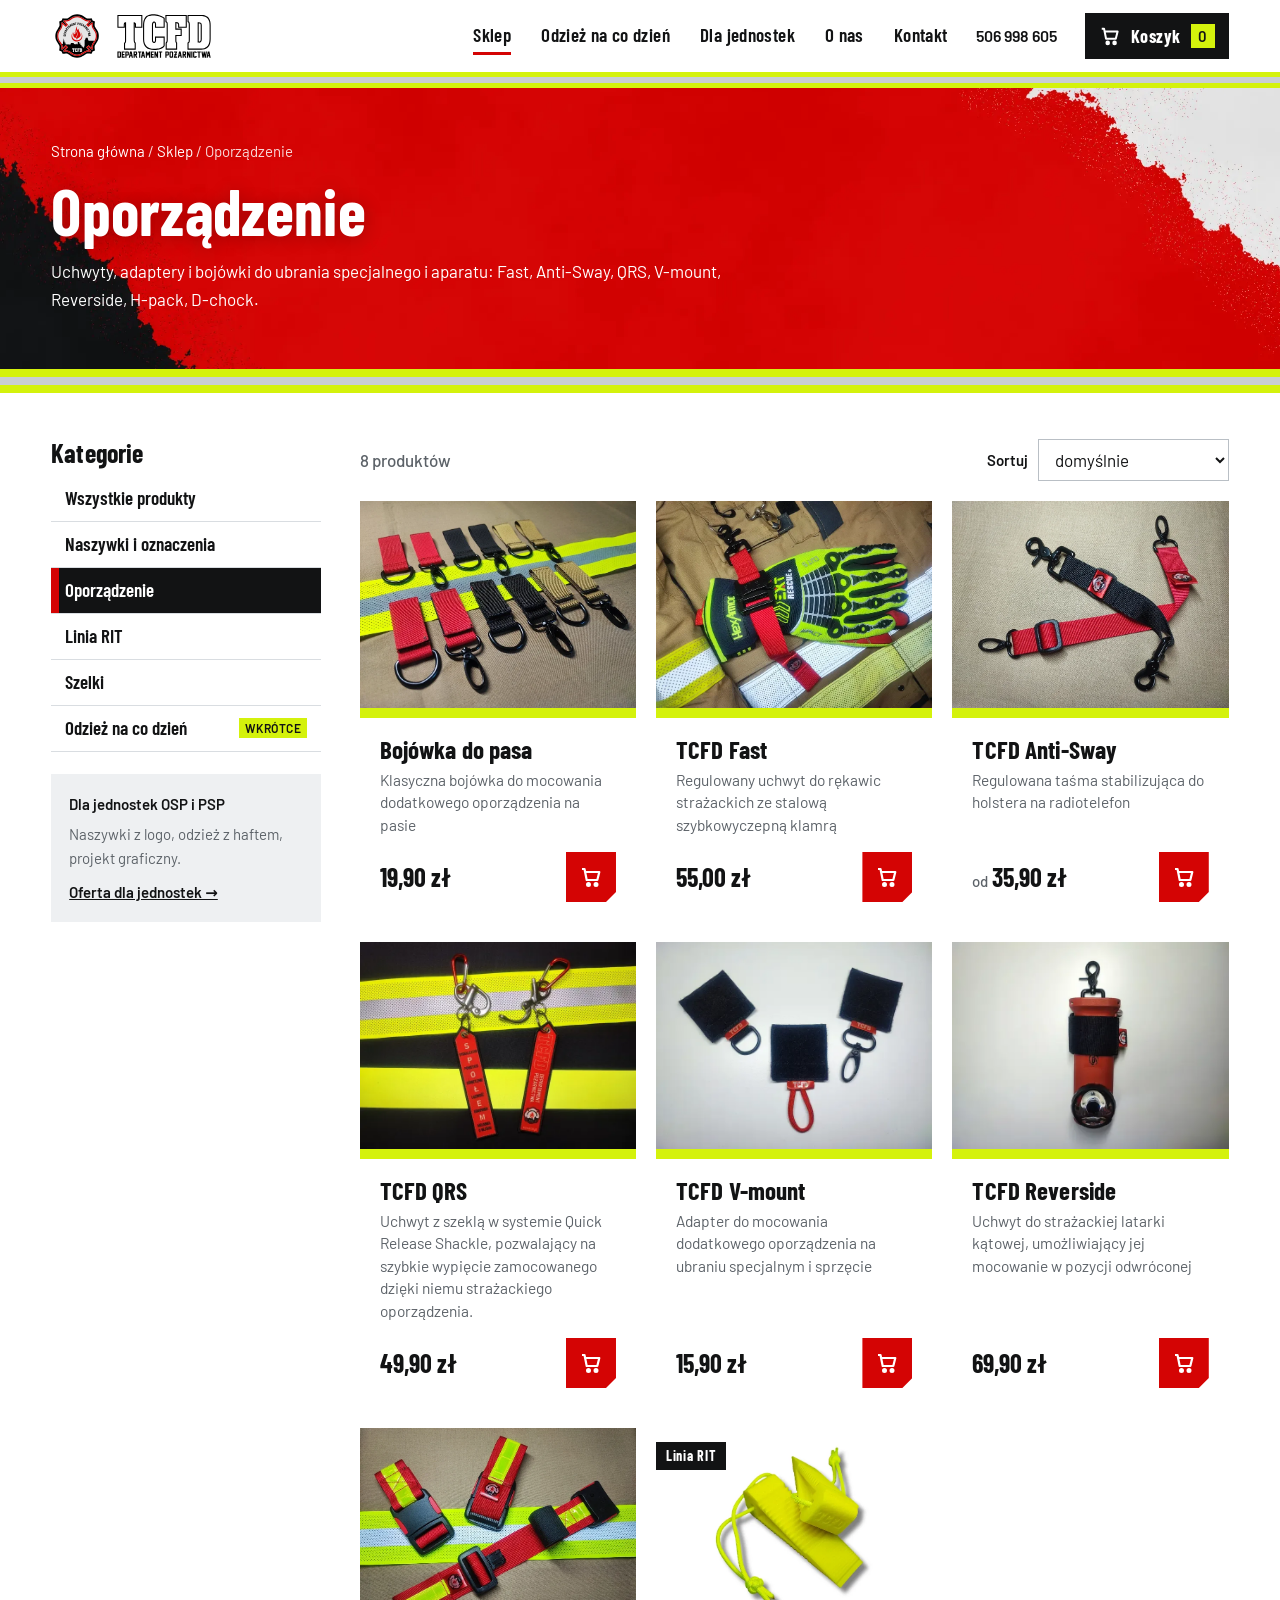
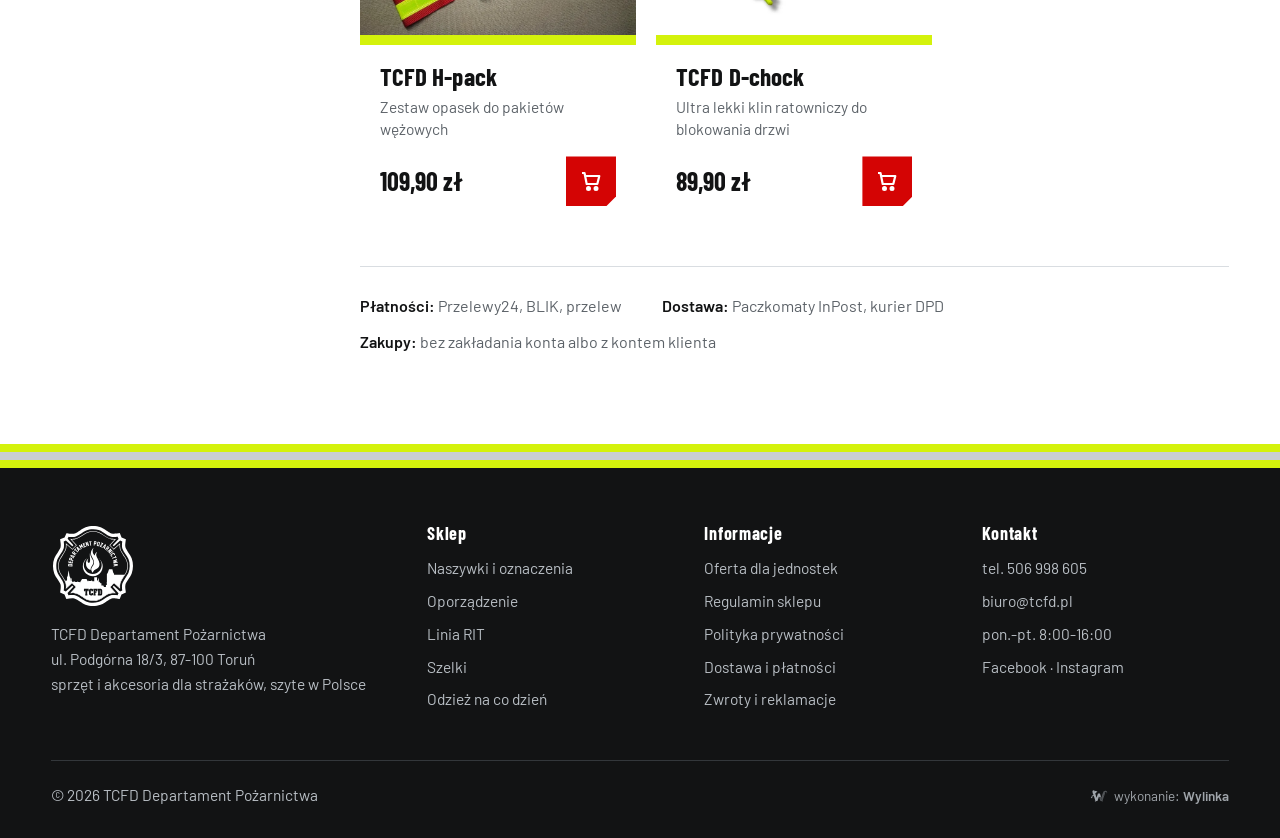
<file: oporzadzenie.html>
<!doctype html>
<html lang="pl">
<head>
<meta charset="utf-8">
<meta name="viewport" content="width=device-width,initial-scale=1">
<meta name="robots" content="noindex,nofollow">
<meta name="theme-color" content="#121314">
<link rel="icon" href="img/znak.svg" type="image/svg+xml">
<link rel="preload" href="fonts/BarlowCondensed-700-latin.woff2" as="font" type="font/woff2" crossorigin>
<link rel="preload" href="fonts/Barlow-400-latin.woff2" as="font" type="font/woff2" crossorigin>
<link rel="stylesheet" href="css/style.css">
<title>Oporządzenie strażackie | sklep TCFD</title>
<meta name="description" content="Uchwyty, adaptery i bojówki do ubrania specjalnego i aparatu: Fast, Anti-Sway, QRS, V-mount, Reverside, H-pack, D-chock.">
</head>
<body>
<header class="top">
 <div class="wrap">
  <button class="hamb" type="button" aria-label="Menu" aria-expanded="false"><i></i><i></i><i></i></button>
  <a class="logo" href="index.html" aria-label="TCFD Departament Pożarnictwa - strona główna"><img src="img/logo.svg" alt="TCFD Departament Pożarnictwa" width="145" height="46"></a>
  <nav class="menu" aria-label="Menu główne">
   <div class="z-rozw"><a href="sklep.html" class="akt">Sklep</a><div class="rozw"><div class="rozw-in"><a href="naszywki-i-oznaczenia.html"><img src="img/p-tcfd-id-tag-0.webp" alt="" width="120" height="90" loading="lazy"><span>Naszywki i oznaczenia<small>ID-tag, N-tag, BackTag, flaga</small></span></a><a href="oporzadzenie.html"><img src="img/p-tcfd-fast-0.webp" alt="" width="120" height="90" loading="lazy"><span>Oporządzenie<small>uchwyty, bojówki, adaptery</small></span></a><a href="linia-rit.html"><img src="img/p-tcfd-ritband-0.webp" alt="" width="120" height="90" loading="lazy"><span>Linia RIT<small>dla rot asekuracyjnych</small></span></a><a href="szelki.html"><img src="img/p-tcfd-v-shape-0.webp" alt="" width="120" height="90" loading="lazy"><span>Szelki<small>V-shape z comfortpadem</small></span></a><a class="wszystko" href="sklep.html">Wszystkie produkty &rarr;</a></div></div></div><a href="odziez-na-co-dzien.html">Odzież na co dzień</a><a href="dla-jednostek.html">Dla jednostek</a><a href="o-nas.html">O nas</a><a href="kontakt.html">Kontakt</a>
  </nav>
  <a class="tel" href="tel:+48506998605">506 998 605</a>
  <button class="koszyk-btn" type="button" aria-label="Koszyk"><svg viewBox="0 0 24 24" aria-hidden="true" fill="none" stroke="currentColor" stroke-width="2.2" stroke-linejoin="round"><path d="M3 4h2.5l2.2 11h10.6l2-8H7"/><circle cx="9.5" cy="19.5" r="1.4" fill="currentColor"/><circle cx="17" cy="19.5" r="1.4" fill="currentColor"/></svg><span class="tx">Koszyk</span><b class="licznik">0</b></button>
 </div>
 <div class="tasma"></div>
</header>
<nav class="panel" aria-label="Menu mobilne">
 <a href="sklep.html">Sklep</a><a class="pod" href="naszywki-i-oznaczenia.html">Naszywki i oznaczenia</a><a class="pod" href="oporzadzenie.html">Oporządzenie</a><a class="pod" href="linia-rit.html">Linia RIT</a><a class="pod" href="szelki.html">Szelki</a><a href="odziez-na-co-dzien.html">Odzież na co dzień</a><a href="dla-jednostek.html">Dla jednostek</a><a href="o-nas.html">O nas</a><a href="kontakt.html">Kontakt</a>
 <a class="tel" href="tel:+48506998605">tel. 506 998 605</a>
</nav>
<main>
<section class="baner-str">
 <div class="wrap">
  <nav class="okruszki jasne" aria-label="Ścieżka"><a href="index.html">Strona główna</a> / <a href="sklep.html">Sklep</a> / <span>Oporządzenie</span></nav>
  <h1>Oporządzenie</h1>
  <p>Uchwyty, adaptery i bojówki do ubrania specjalnego i aparatu: Fast, Anti-Sway, QRS, V-mount, Reverside, H-pack, D-chock.</p>
 </div>
</section>
<div class="tasma gruba"></div>
<section class="sekcja sklep-uklad">
 <div class="wrap sklep-grid">
  <aside class="boczne" aria-label="Kategorie sklepu"><h2>Kategorie</h2><a href="sklep.html">Wszystkie produkty</a><a href="naszywki-i-oznaczenia.html">Naszywki i oznaczenia</a><a href="oporzadzenie.html" class="akt">Oporządzenie</a><a href="linia-rit.html">Linia RIT</a><a href="szelki.html">Szelki</a><a href="odziez-na-co-dzien.html">Odzież na co dzień <em>wkrótce</em></a><div class="boczne-info"><b>Dla jednostek OSP i PSP</b><p>Naszywki z logo, odzież z haftem, projekt graficzny.</p><a href="dla-jednostek.html">Oferta dla jednostek &rarr;</a></div></aside>
  <div>
   <div class="pasek-sklepu">
    <span class="ile" id="ile"></span>
    <label class="sortuj">Sortuj<select id="sort"><option value="">domyślnie</option><option value="cena">cena: od najniższej</option><option value="-cena">cena: od najwyższej</option><option value="nazwa">nazwa A-Z</option></select></label>
   </div>
   <div class="siatka" id="siatka" data-kat="oporzadzenie"></div>
   <div class="platnosci">
    <span><b>Płatności:</b> Przelewy24, BLIK, przelew</span>
    <span><b>Dostawa:</b> Paczkomaty InPost, kurier DPD</span>
    <span><b>Zakupy:</b> bez zakładania konta albo z kontem klienta</span>
   </div>
  </div>
 </div>
</section>
</main>
<div class="tasma gruba"></div>
<footer class="stopka">
 <div class="wrap">
  <div class="kol">
   <div>
    <img class="znak" src="img/znak-bialy.svg" alt="" width="84" height="84" loading="lazy">
    <p>TCFD Departament Pożarnictwa<br>ul. Podgórna 18/3, 87-100 Toruń<br>sprzęt i akcesoria dla strażaków, szyte w Polsce</p>
   </div>
   <div>
    <h4>Sklep</h4>
    <ul><li><a href="naszywki-i-oznaczenia.html">Naszywki i oznaczenia</a></li><li><a href="oporzadzenie.html">Oporządzenie</a></li><li><a href="linia-rit.html">Linia RIT</a></li><li><a href="szelki.html">Szelki</a></li><li><a href="odziez-na-co-dzien.html">Odzież na co dzień</a></li></ul>
   </div>
   <div>
    <h4>Informacje</h4>
    <ul><li><a href="dla-jednostek.html">Oferta dla jednostek</a></li><li><a href="#">Regulamin sklepu</a></li><li><a href="#">Polityka prywatności</a></li><li><a href="#">Dostawa i płatności</a></li><li><a href="#">Zwroty i reklamacje</a></li></ul>
   </div>
   <div>
    <h4>Kontakt</h4>
    <ul><li><a href="tel:+48506998605">tel. 506 998 605</a></li><li>biuro@tcfd.pl</li><li>pon.-pt. 8:00-16:00</li><li><a href="https://www.facebook.com/tcfd.departament.pozarnictwa" rel="noopener">Facebook</a> &middot; <a href="https://www.instagram.com/tcfd_departament_pozarnictwa/" rel="noopener">Instagram</a></li></ul>
   </div>
  </div>
  <div class="dolna">
   <span>&copy; 2026 TCFD Departament Pożarnictwa</span>
   <a class="wylinka-badge" href="https://wylinka.pl/?utm_source=tcfd.pl&amp;utm_medium=stopka&amp;utm_campaign=wykonanie" rel="noopener" title="Strona wykonana przez Wylinka"><svg viewBox="0 0 64 64" aria-hidden="true" focusable="false" fill="currentColor"><path d="M9.8 22.8l-1.2-7.9 2.2-3.7 15.5 4.6-.5 1.5-7.2 5.5 4.7 15.6 5-15.6 7 0 4.1 12.7-4.2-.9-2.6 1.8-.8-2.2-5.3 15.6-4.3 0 .4 .2-2.1 2.8-1.3-1.1 1.1-1.4-3.1 .2-.1-1.7 2.2-.1-5.7-16.5-4.8 .6-.8 3.1 0 .5-.3 .5 .8 2.2-1.6 .5-.4-1.3-.8 1.6-1.5-.8 .8-1.6-1.4 .6-.6-1.6 2.3-.8 .2-.4 1.3-4.8 5.9-.8-2.4-6.9zM15.2 13.7l-.1-.4-.4 .8-.1 .8 .1 1 .1 .4 .3 .7 .3-.9 .1-.7 0-.8z"/><path class="wy-pod" d="M37.1 49.8l-4.5-13.3 2.6-1.8 4.2 .9 .9 2.8 3-9.7 0-.5 .1-.8 3.2-8.4 .5-1 .6-1 .9-1.1 1.3-1 1.1-.7 1.4-.5 1.4-.3 .7 0 .9 0 1.2 .3 1.4 .6 .8 .5 .7 .7 .6 .7 .5 .9 .3 .9 .1 .9 0 .8-.2 .9-.5 .9-.5 .6-.7 .5-.7 .3-.1-.1 0-.1 .5-.5 .3-.7 .2-.5 0-.6-.1-.6-.3-.7-.4-.5-.4-.4-.5-.3-.6-.3-.7 0-.7 .1-.6 .1-.5 .4-.5 .5-.3 .5-.2 .7-.1 1.5-1.4 5.1-.8 3.3-.3 .7-.5 .7-6 17.5 1.9 .1-.1 1.7-3.1-.2 1.1 1.4-1.3 1.1-2.1-2.8 .4-.2z"/><path class="wy-old" d="M40.8 50l.4-.2-4.1 0-4.2-12.5 2.5-1.7 4.3 .9 .6 1.9 .6-1.6 0-.3 2.4-7.8 0-.5 .1-.8 3.2-8.4 .4-.8 .6-.9 .9-1.2 .9-.9 1.3-.8 1.4-.6 1.2-.3 1.4-.1 1.3 .1 .6 .2 .8 .3 1.1 .6 .9 .7 .7 .9 .5 .9 .3 .9 .1 1.1-.1 .9-.3 .9-.4 .7-.6 .7-.6 .4-.6 .2-.1-.1 0-.1 .5-.5 .3-.7 .2-.5 0-.5-.1-.6-.2-.6-.3-.5-.4-.5-.5-.3-.6-.3-.7-.1-.6 0-.6 .1-.6 .3-.6 .5-.3 .4-.2 .5-.1 .5-.1 1.5-1.4 5.1-.8 3.3-.3 .7-.5 .7-6 17.5 1.9 .1-.1 1.7-3.1-.2 1.1 1.4-1.3 1.1zM49.6 17.1l.6 1.7-1.5 1.9 .4 .4 1.8-2.1-.7-2.1zM48.1 28.3l.5 1.8-1.7 1.8 .4 .4 1.9-2-.6-2.2zM37.9 41.7l1.7-1.5-.4-.4-1.7 1.4zM42.6 38.7l-1.5 2.8 1.1 2-1.3 2.6 .5 .2 1.5-2.8-1.1-2 1.4-2.5z"/></svg><span>wykonanie: <b>Wylinka</b></span></a>
  </div>
 </div>
</footer>
<div class="zaslona"></div>
<aside class="koszyk" aria-label="Koszyk">
 <div class="k-gora"><h2>Koszyk</h2><button class="zamknij" type="button" aria-label="Zamknij koszyk">&times;</button></div>
 <div class="k-lista"></div>
 <div class="k-krok">
  <button class="wroc" type="button">&larr; wróć do koszyka</button>
  <h3>Jak kupujesz?</h3>
  <div class="wybor">
   <label><input type="radio" name="konto" checked> Bez rejestracji (jako gość)</label>
   <label><input type="radio" name="konto"> Załóż konto przy zamówieniu</label>
   <label><input type="radio" name="konto"> Mam już konto - zaloguj</label>
  </div>
  <h3>Dostawa</h3>
  <div class="wybor">
   <label><input type="radio" name="dost" checked> Paczkomat InPost</label>
   <label><input type="radio" name="dost"> Kurier DPD</label>
  </div>
  <h3>Płatność</h3>
  <div class="wybor">
   <label><input type="radio" name="plat" checked> Przelewy24 (szybki przelew, karta)</label>
   <label><input type="radio" name="plat"> BLIK</label>
   <label><input type="radio" name="plat"> Przelew tradycyjny</label>
  </div>
  <label>Imię i nazwisko lub nazwa jednostki<input autocomplete="off"></label>
  <label>E-mail<input type="email" autocomplete="off"></label>
  <label class="zgoda"><input type="checkbox"> Chcę fakturę na firmę lub jednostkę (NIP)</label>
  <button class="btn" type="button" disabled style="width:100%">Zamawiam i płacę</button>
  <p class="info">To podgląd sklepu - zamówienie nie jest składane.</p>
 </div>
 <div class="k-dol">
  <form class="kod"><label>Kod rabatowy<span><input name="kod" autocomplete="off" placeholder="np. RIT10"><button type="submit">Użyj</button></span></label><p class="kod-info"></p></form>
  <div class="rabat" hidden><span>Rabat</span><span class="k-rabat"></span></div>
  <div class="suma"><span>Razem</span><span class="k-suma">0,00 zł</span></div>
  <p>Koszt dostawy w następnym kroku.</p>
  <button class="btn k-dalej" type="button">Przejdź do zamówienia</button>
 </div>
</aside>
<div class="promo" role="dialog" aria-labelledby="promo-h" hidden>
 <button class="promo-x" type="button" aria-label="Zamknij">&times;</button>
 <div class="tasma"></div>
 <div class="promo-in">
  <small>Przykład promocji na kategorię</small>
  <h2 id="promo-h">-10% na całą linię RIT</h2>
  <p>Wpisz kod <b>RIT10</b> w koszyku. Rabat liczy się tylko od produktów z linii RIT.</p>
  <a class="btn" href="linia-rit.html">Zobacz linię RIT</a>
 </div>
</div>
<div class="toast" role="status" aria-live="polite"></div>
<script src="js/dane.js" defer></script>
<script src="js/app.js" defer></script>
</body>
</html>
</file>
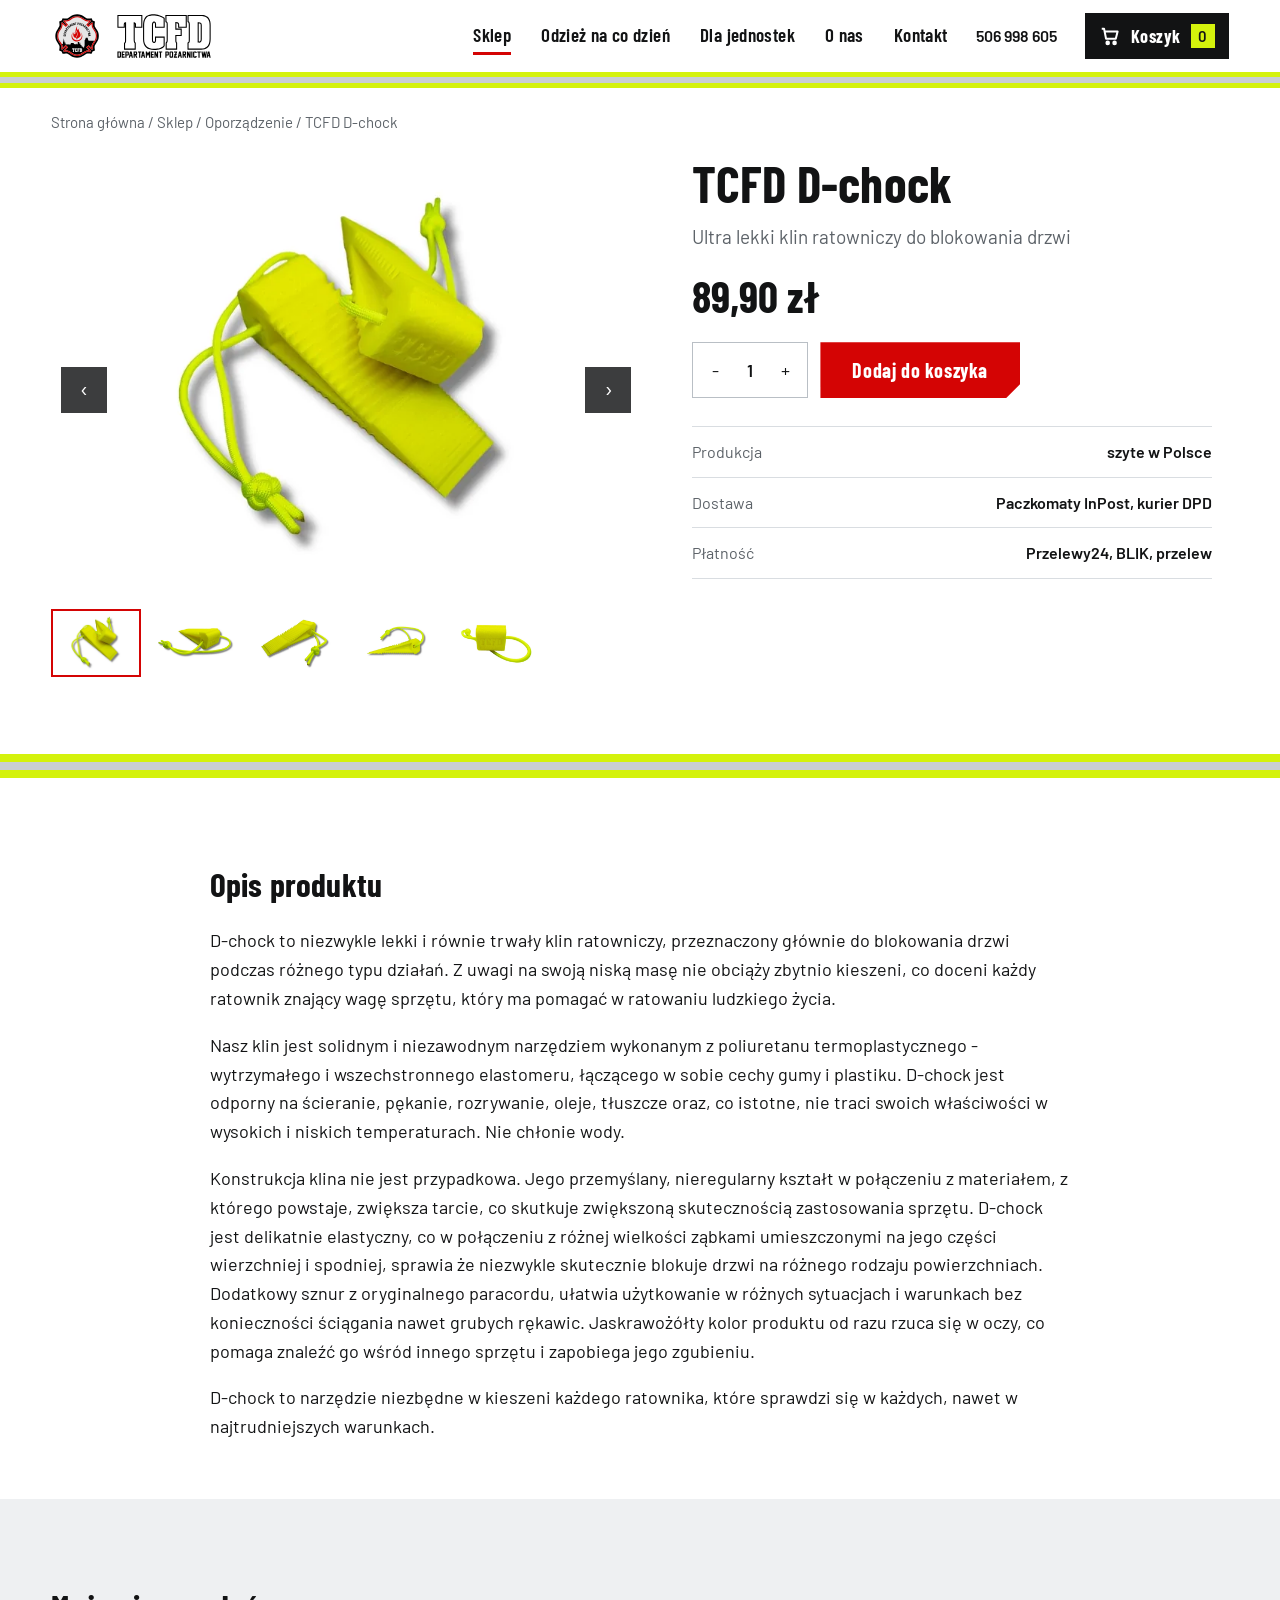
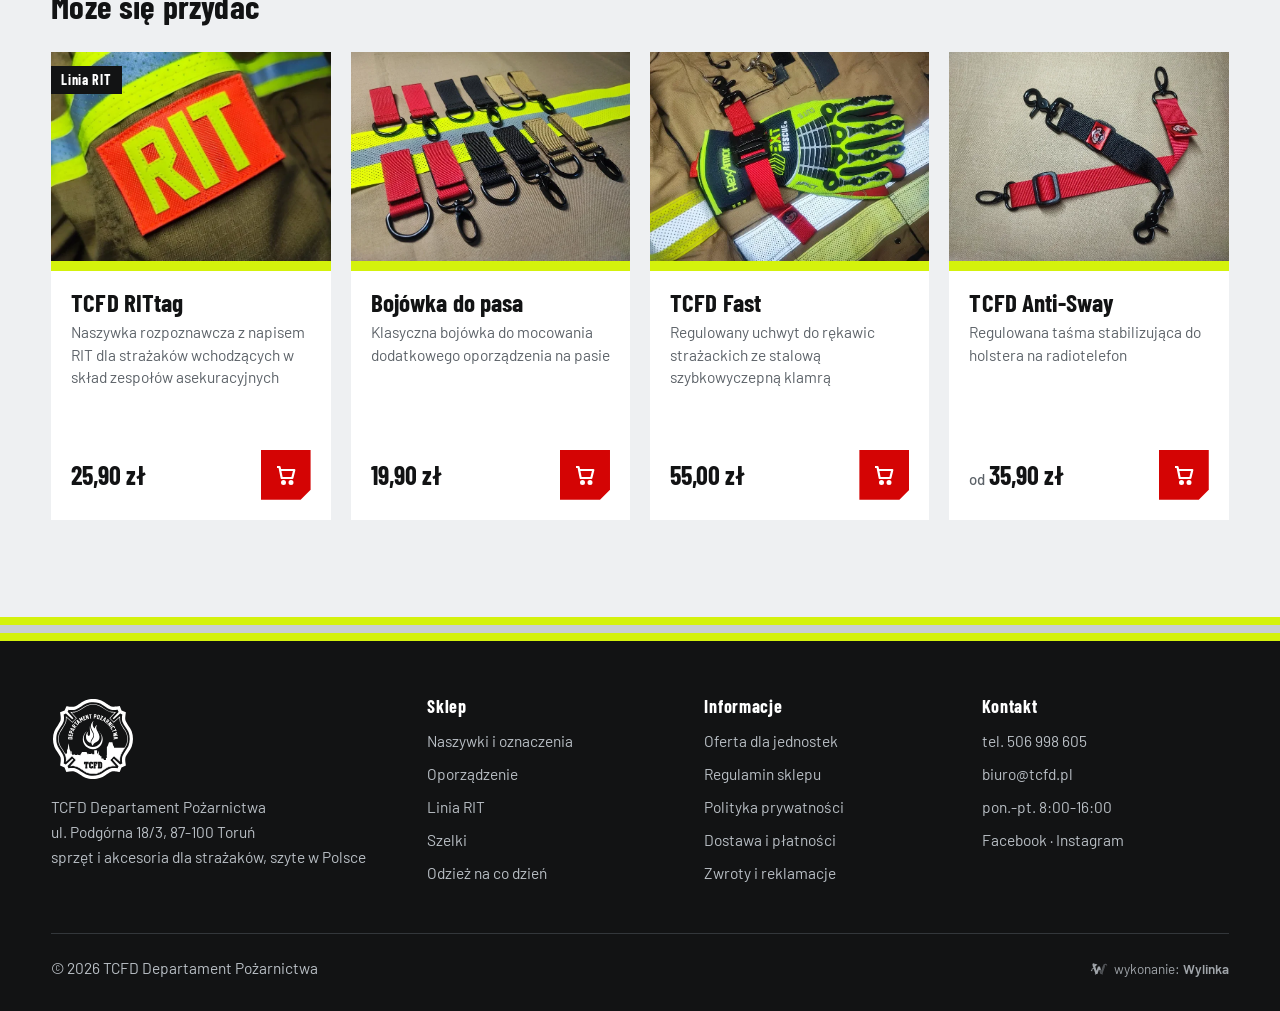
<file: produkt.html>
<!doctype html>
<html lang="pl">
<head>
<meta charset="utf-8">
<meta name="viewport" content="width=device-width,initial-scale=1">
<meta name="robots" content="noindex,nofollow">
<meta name="theme-color" content="#121314">
<link rel="icon" href="img/znak.svg" type="image/svg+xml">
<link rel="preload" href="fonts/BarlowCondensed-700-latin.woff2" as="font" type="font/woff2" crossorigin>
<link rel="preload" href="fonts/Barlow-400-latin.woff2" as="font" type="font/woff2" crossorigin>
<link rel="stylesheet" href="css/style.css">
<title>Produkt | TCFD Departament Pożarnictwa</title>
<meta name="description" content="Sprzęt i akcesoria dla strażaków szyte w Polsce - karta produktu w sklepie TCFD.">
</head>
<body>
<header class="top">
 <div class="wrap">
  <button class="hamb" type="button" aria-label="Menu" aria-expanded="false"><i></i><i></i><i></i></button>
  <a class="logo" href="index.html" aria-label="TCFD Departament Pożarnictwa - strona główna"><img src="img/logo.svg" alt="TCFD Departament Pożarnictwa" width="145" height="46"></a>
  <nav class="menu" aria-label="Menu główne">
   <div class="z-rozw"><a href="sklep.html" class="akt">Sklep</a><div class="rozw"><div class="rozw-in"><a href="naszywki-i-oznaczenia.html"><img src="img/p-tcfd-id-tag-0.webp" alt="" width="120" height="90" loading="lazy"><span>Naszywki i oznaczenia<small>ID-tag, N-tag, BackTag, flaga</small></span></a><a href="oporzadzenie.html"><img src="img/p-tcfd-fast-0.webp" alt="" width="120" height="90" loading="lazy"><span>Oporządzenie<small>uchwyty, bojówki, adaptery</small></span></a><a href="linia-rit.html"><img src="img/p-tcfd-ritband-0.webp" alt="" width="120" height="90" loading="lazy"><span>Linia RIT<small>dla rot asekuracyjnych</small></span></a><a href="szelki.html"><img src="img/p-tcfd-v-shape-0.webp" alt="" width="120" height="90" loading="lazy"><span>Szelki<small>V-shape z comfortpadem</small></span></a><a class="wszystko" href="sklep.html">Wszystkie produkty &rarr;</a></div></div></div><a href="odziez-na-co-dzien.html">Odzież na co dzień</a><a href="dla-jednostek.html">Dla jednostek</a><a href="o-nas.html">O nas</a><a href="kontakt.html">Kontakt</a>
  </nav>
  <a class="tel" href="tel:+48506998605">506 998 605</a>
  <button class="koszyk-btn" type="button" aria-label="Koszyk"><svg viewBox="0 0 24 24" aria-hidden="true" fill="none" stroke="currentColor" stroke-width="2.2" stroke-linejoin="round"><path d="M3 4h2.5l2.2 11h10.6l2-8H7"/><circle cx="9.5" cy="19.5" r="1.4" fill="currentColor"/><circle cx="17" cy="19.5" r="1.4" fill="currentColor"/></svg><span class="tx">Koszyk</span><b class="licznik">0</b></button>
 </div>
 <div class="tasma"></div>
</header>
<nav class="panel" aria-label="Menu mobilne">
 <a href="sklep.html">Sklep</a><a class="pod" href="naszywki-i-oznaczenia.html">Naszywki i oznaczenia</a><a class="pod" href="oporzadzenie.html">Oporządzenie</a><a class="pod" href="linia-rit.html">Linia RIT</a><a class="pod" href="szelki.html">Szelki</a><a href="odziez-na-co-dzien.html">Odzież na co dzień</a><a href="dla-jednostek.html">Dla jednostek</a><a href="o-nas.html">O nas</a><a href="kontakt.html">Kontakt</a>
 <a class="tel" href="tel:+48506998605">tel. 506 998 605</a>
</nav>
<main>
<div class="wrap">
 <nav class="okruszki" aria-label="Ścieżka"><a href="index.html">Strona główna</a> / <a href="sklep.html">Sklep</a> / <a id="okr-kat" href="sklep.html">Kategoria</a> / <span id="okr-nazwa"></span></nav>
 <div class="produkt">
  <div class="galeria">
   <div class="slajdy" id="slajdy"></div>
   <button class="strzalka l" type="button" aria-label="Poprzednie zdjęcie">&lsaquo;</button>
   <button class="strzalka p" type="button" aria-label="Następne zdjęcie">&rsaquo;</button>
   <div class="kropki" id="kropki"></div>
   <div class="miniatury" id="miniatury"></div>
  </div>
  <div class="zakup" id="zakup">
   <h1 id="p-nazwa"></h1>
   <p class="krotko" id="p-krotko"></p>
   <span class="cena" id="p-cena"></span>
   <div id="p-opcje"></div>
   <div class="akcje">
    <div class="ilosc"><button type="button" id="p-minus" aria-label="Mniej">-</button><span id="p-ile">1</span><button type="button" id="p-plus" aria-label="Więcej">+</button></div>
    <button class="btn" type="button" id="p-dodaj">Dodaj do koszyka</button>
   </div>
   <p class="uwaga" id="p-uwaga"></p>
   <ul class="fakty"><li><span>Produkcja</span><b>szyte w Polsce</b></li><li><span>Dostawa</span><b>Paczkomaty InPost, kurier DPD</b></li><li><span>Płatność</span><b>Przelewy24, BLIK, przelew</b></li></ul>
  </div>
 </div>
</div>
<div class="tasma gruba"></div>
<section class="sekcja" aria-labelledby="h-opis" style="padding-bottom:40px">
 <div class="wrap opis-prod">
  <h2 id="h-opis" style="margin-bottom:24px;font-size:clamp(30px,2.6vw,44px)">Opis produktu</h2>
  <div id="p-opis"></div>
 </div>
</section>
<section class="sekcja szara" aria-labelledby="h-pod">
 <div class="wrap">
  <h2 id="h-pod" style="margin-bottom:28px;font-size:clamp(30px,2.6vw,44px)">Może się przydać</h2>
  <div class="podobne" id="podobne"></div>
 </div>
</section>
</main>
<div class="tasma gruba"></div>
<footer class="stopka">
 <div class="wrap">
  <div class="kol">
   <div>
    <img class="znak" src="img/znak-bialy.svg" alt="" width="84" height="84" loading="lazy">
    <p>TCFD Departament Pożarnictwa<br>ul. Podgórna 18/3, 87-100 Toruń<br>sprzęt i akcesoria dla strażaków, szyte w Polsce</p>
   </div>
   <div>
    <h4>Sklep</h4>
    <ul><li><a href="naszywki-i-oznaczenia.html">Naszywki i oznaczenia</a></li><li><a href="oporzadzenie.html">Oporządzenie</a></li><li><a href="linia-rit.html">Linia RIT</a></li><li><a href="szelki.html">Szelki</a></li><li><a href="odziez-na-co-dzien.html">Odzież na co dzień</a></li></ul>
   </div>
   <div>
    <h4>Informacje</h4>
    <ul><li><a href="dla-jednostek.html">Oferta dla jednostek</a></li><li><a href="#">Regulamin sklepu</a></li><li><a href="#">Polityka prywatności</a></li><li><a href="#">Dostawa i płatności</a></li><li><a href="#">Zwroty i reklamacje</a></li></ul>
   </div>
   <div>
    <h4>Kontakt</h4>
    <ul><li><a href="tel:+48506998605">tel. 506 998 605</a></li><li>biuro@tcfd.pl</li><li>pon.-pt. 8:00-16:00</li><li><a href="https://www.facebook.com/tcfd.departament.pozarnictwa" rel="noopener">Facebook</a> &middot; <a href="https://www.instagram.com/tcfd_departament_pozarnictwa/" rel="noopener">Instagram</a></li></ul>
   </div>
  </div>
  <div class="dolna">
   <span>&copy; 2026 TCFD Departament Pożarnictwa</span>
   <a class="wylinka-badge" href="https://wylinka.pl/?utm_source=tcfd.pl&amp;utm_medium=stopka&amp;utm_campaign=wykonanie" rel="noopener" title="Strona wykonana przez Wylinka"><svg viewBox="0 0 64 64" aria-hidden="true" focusable="false" fill="currentColor"><path d="M9.8 22.8l-1.2-7.9 2.2-3.7 15.5 4.6-.5 1.5-7.2 5.5 4.7 15.6 5-15.6 7 0 4.1 12.7-4.2-.9-2.6 1.8-.8-2.2-5.3 15.6-4.3 0 .4 .2-2.1 2.8-1.3-1.1 1.1-1.4-3.1 .2-.1-1.7 2.2-.1-5.7-16.5-4.8 .6-.8 3.1 0 .5-.3 .5 .8 2.2-1.6 .5-.4-1.3-.8 1.6-1.5-.8 .8-1.6-1.4 .6-.6-1.6 2.3-.8 .2-.4 1.3-4.8 5.9-.8-2.4-6.9zM15.2 13.7l-.1-.4-.4 .8-.1 .8 .1 1 .1 .4 .3 .7 .3-.9 .1-.7 0-.8z"/><path class="wy-pod" d="M37.1 49.8l-4.5-13.3 2.6-1.8 4.2 .9 .9 2.8 3-9.7 0-.5 .1-.8 3.2-8.4 .5-1 .6-1 .9-1.1 1.3-1 1.1-.7 1.4-.5 1.4-.3 .7 0 .9 0 1.2 .3 1.4 .6 .8 .5 .7 .7 .6 .7 .5 .9 .3 .9 .1 .9 0 .8-.2 .9-.5 .9-.5 .6-.7 .5-.7 .3-.1-.1 0-.1 .5-.5 .3-.7 .2-.5 0-.6-.1-.6-.3-.7-.4-.5-.4-.4-.5-.3-.6-.3-.7 0-.7 .1-.6 .1-.5 .4-.5 .5-.3 .5-.2 .7-.1 1.5-1.4 5.1-.8 3.3-.3 .7-.5 .7-6 17.5 1.9 .1-.1 1.7-3.1-.2 1.1 1.4-1.3 1.1-2.1-2.8 .4-.2z"/><path class="wy-old" d="M40.8 50l.4-.2-4.1 0-4.2-12.5 2.5-1.7 4.3 .9 .6 1.9 .6-1.6 0-.3 2.4-7.8 0-.5 .1-.8 3.2-8.4 .4-.8 .6-.9 .9-1.2 .9-.9 1.3-.8 1.4-.6 1.2-.3 1.4-.1 1.3 .1 .6 .2 .8 .3 1.1 .6 .9 .7 .7 .9 .5 .9 .3 .9 .1 1.1-.1 .9-.3 .9-.4 .7-.6 .7-.6 .4-.6 .2-.1-.1 0-.1 .5-.5 .3-.7 .2-.5 0-.5-.1-.6-.2-.6-.3-.5-.4-.5-.5-.3-.6-.3-.7-.1-.6 0-.6 .1-.6 .3-.6 .5-.3 .4-.2 .5-.1 .5-.1 1.5-1.4 5.1-.8 3.3-.3 .7-.5 .7-6 17.5 1.9 .1-.1 1.7-3.1-.2 1.1 1.4-1.3 1.1zM49.6 17.1l.6 1.7-1.5 1.9 .4 .4 1.8-2.1-.7-2.1zM48.1 28.3l.5 1.8-1.7 1.8 .4 .4 1.9-2-.6-2.2zM37.9 41.7l1.7-1.5-.4-.4-1.7 1.4zM42.6 38.7l-1.5 2.8 1.1 2-1.3 2.6 .5 .2 1.5-2.8-1.1-2 1.4-2.5z"/></svg><span>wykonanie: <b>Wylinka</b></span></a>
  </div>
 </div>
</footer>
<div class="zaslona"></div>
<aside class="koszyk" aria-label="Koszyk">
 <div class="k-gora"><h2>Koszyk</h2><button class="zamknij" type="button" aria-label="Zamknij koszyk">&times;</button></div>
 <div class="k-lista"></div>
 <div class="k-krok">
  <button class="wroc" type="button">&larr; wróć do koszyka</button>
  <h3>Jak kupujesz?</h3>
  <div class="wybor">
   <label><input type="radio" name="konto" checked> Bez rejestracji (jako gość)</label>
   <label><input type="radio" name="konto"> Załóż konto przy zamówieniu</label>
   <label><input type="radio" name="konto"> Mam już konto - zaloguj</label>
  </div>
  <h3>Dostawa</h3>
  <div class="wybor">
   <label><input type="radio" name="dost" checked> Paczkomat InPost</label>
   <label><input type="radio" name="dost"> Kurier DPD</label>
  </div>
  <h3>Płatność</h3>
  <div class="wybor">
   <label><input type="radio" name="plat" checked> Przelewy24 (szybki przelew, karta)</label>
   <label><input type="radio" name="plat"> BLIK</label>
   <label><input type="radio" name="plat"> Przelew tradycyjny</label>
  </div>
  <label>Imię i nazwisko lub nazwa jednostki<input autocomplete="off"></label>
  <label>E-mail<input type="email" autocomplete="off"></label>
  <label class="zgoda"><input type="checkbox"> Chcę fakturę na firmę lub jednostkę (NIP)</label>
  <button class="btn" type="button" disabled style="width:100%">Zamawiam i płacę</button>
  <p class="info">To podgląd sklepu - zamówienie nie jest składane.</p>
 </div>
 <div class="k-dol">
  <form class="kod"><label>Kod rabatowy<span><input name="kod" autocomplete="off" placeholder="np. RIT10"><button type="submit">Użyj</button></span></label><p class="kod-info"></p></form>
  <div class="rabat" hidden><span>Rabat</span><span class="k-rabat"></span></div>
  <div class="suma"><span>Razem</span><span class="k-suma">0,00 zł</span></div>
  <p>Koszt dostawy w następnym kroku.</p>
  <button class="btn k-dalej" type="button">Przejdź do zamówienia</button>
 </div>
</aside>
<div class="promo" role="dialog" aria-labelledby="promo-h" hidden>
 <button class="promo-x" type="button" aria-label="Zamknij">&times;</button>
 <div class="tasma"></div>
 <div class="promo-in">
  <small>Przykład promocji na kategorię</small>
  <h2 id="promo-h">-10% na całą linię RIT</h2>
  <p>Wpisz kod <b>RIT10</b> w koszyku. Rabat liczy się tylko od produktów z linii RIT.</p>
  <a class="btn" href="linia-rit.html">Zobacz linię RIT</a>
 </div>
</div>
<div class="toast" role="status" aria-live="polite"></div>
<script src="js/dane.js" defer></script>
<script src="js/app.js" defer></script>
</body>
</html>
</file>
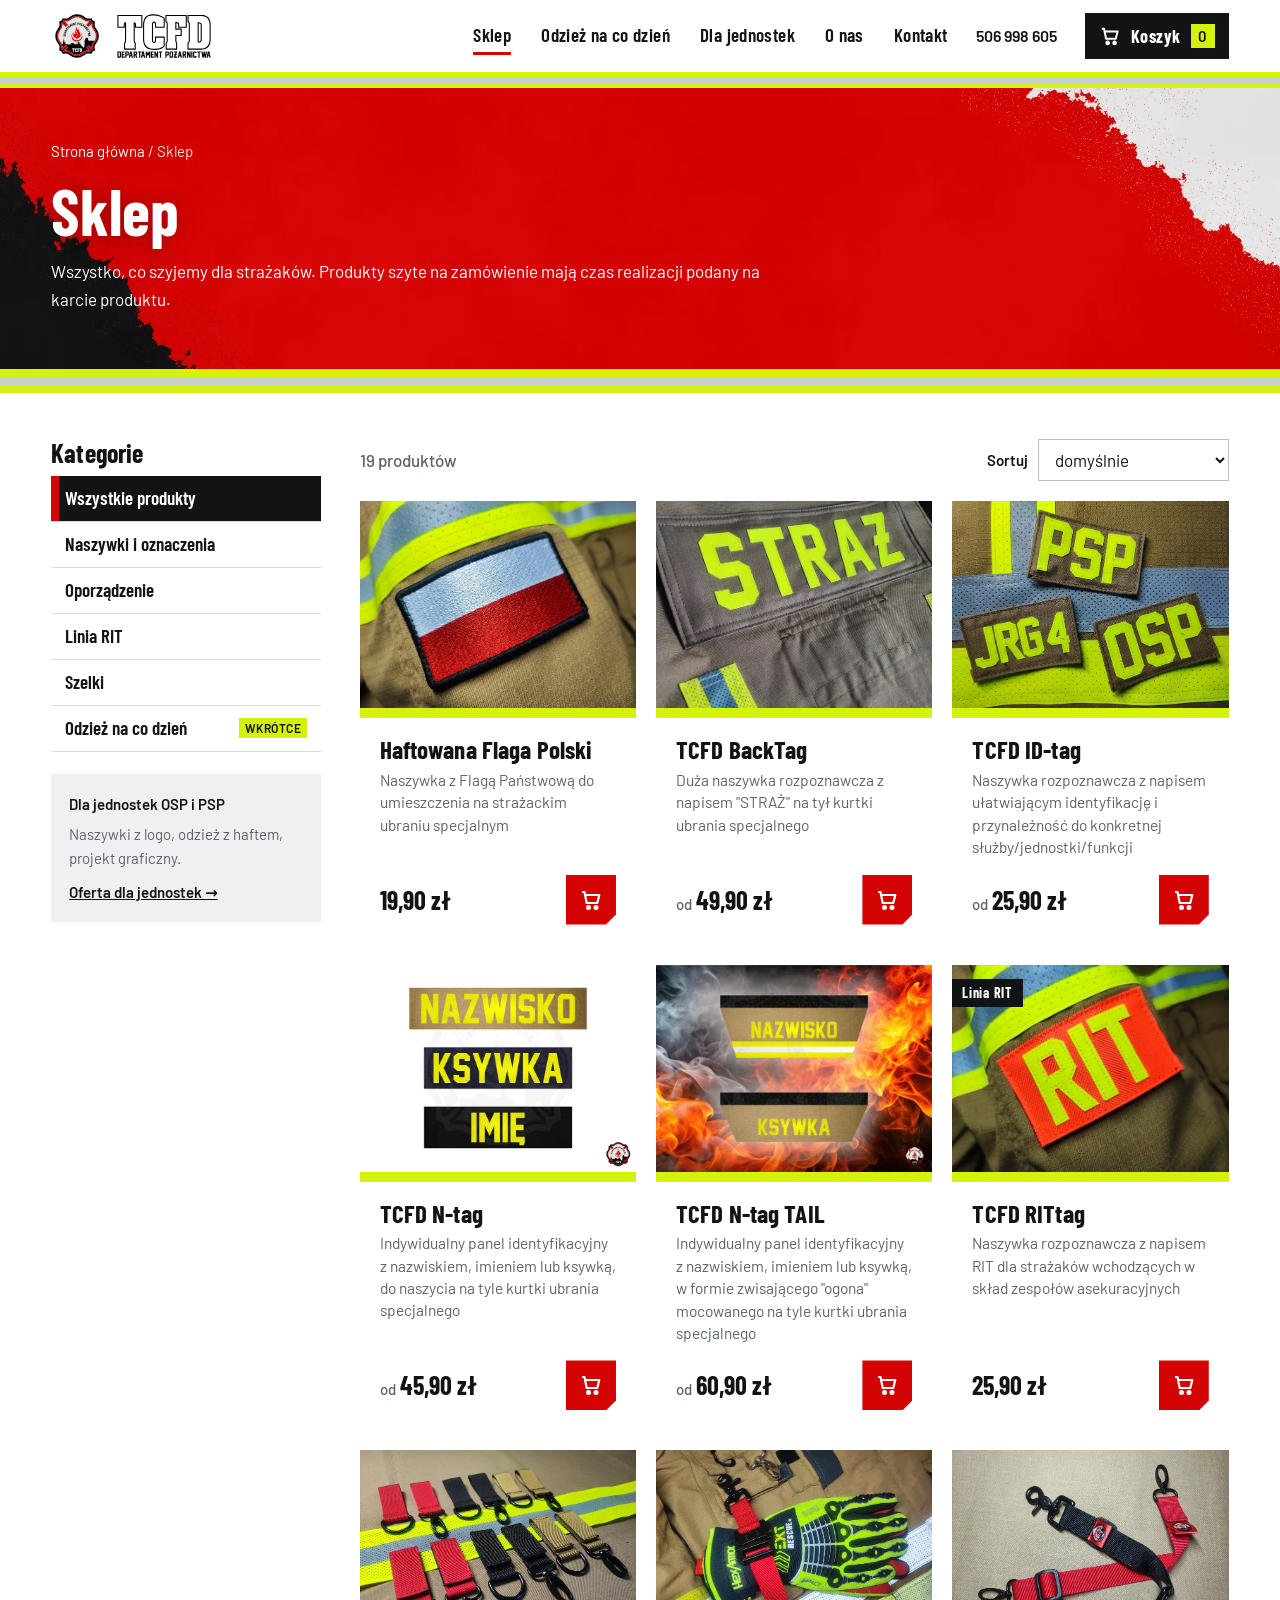
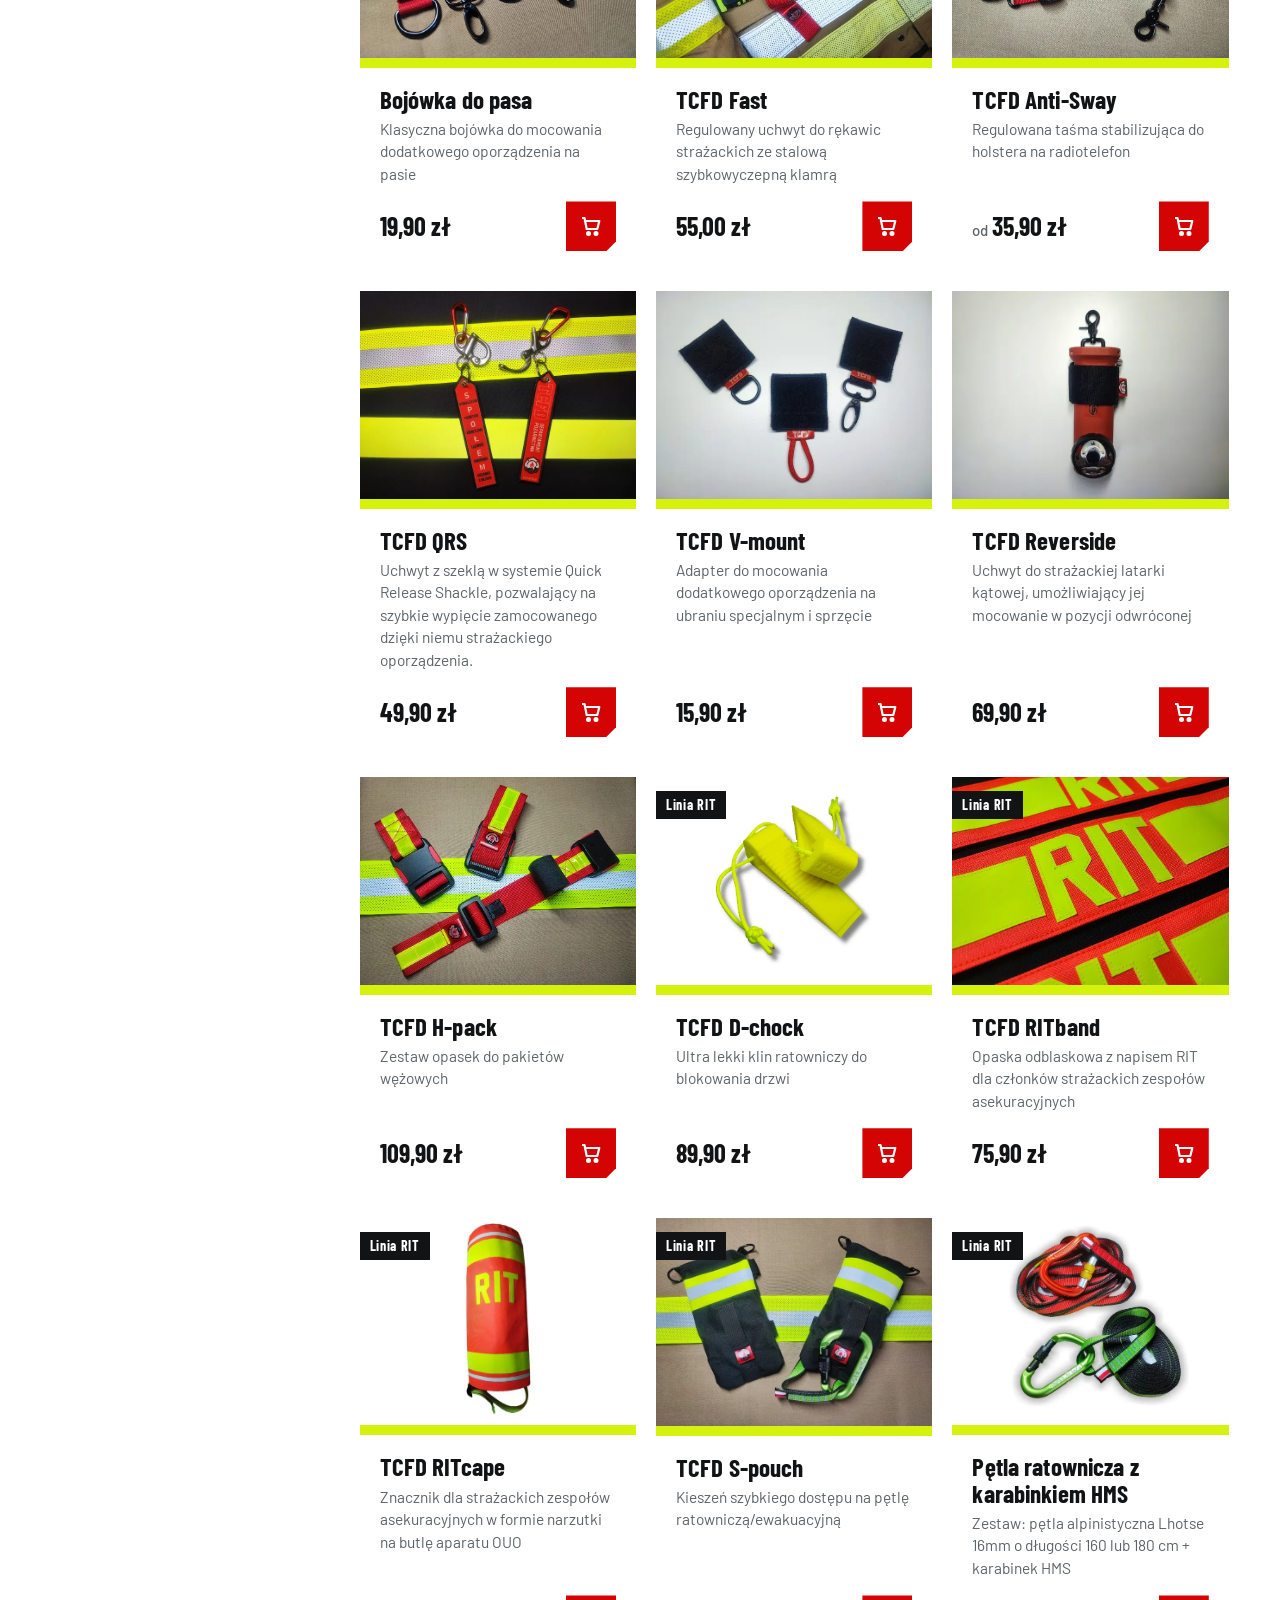
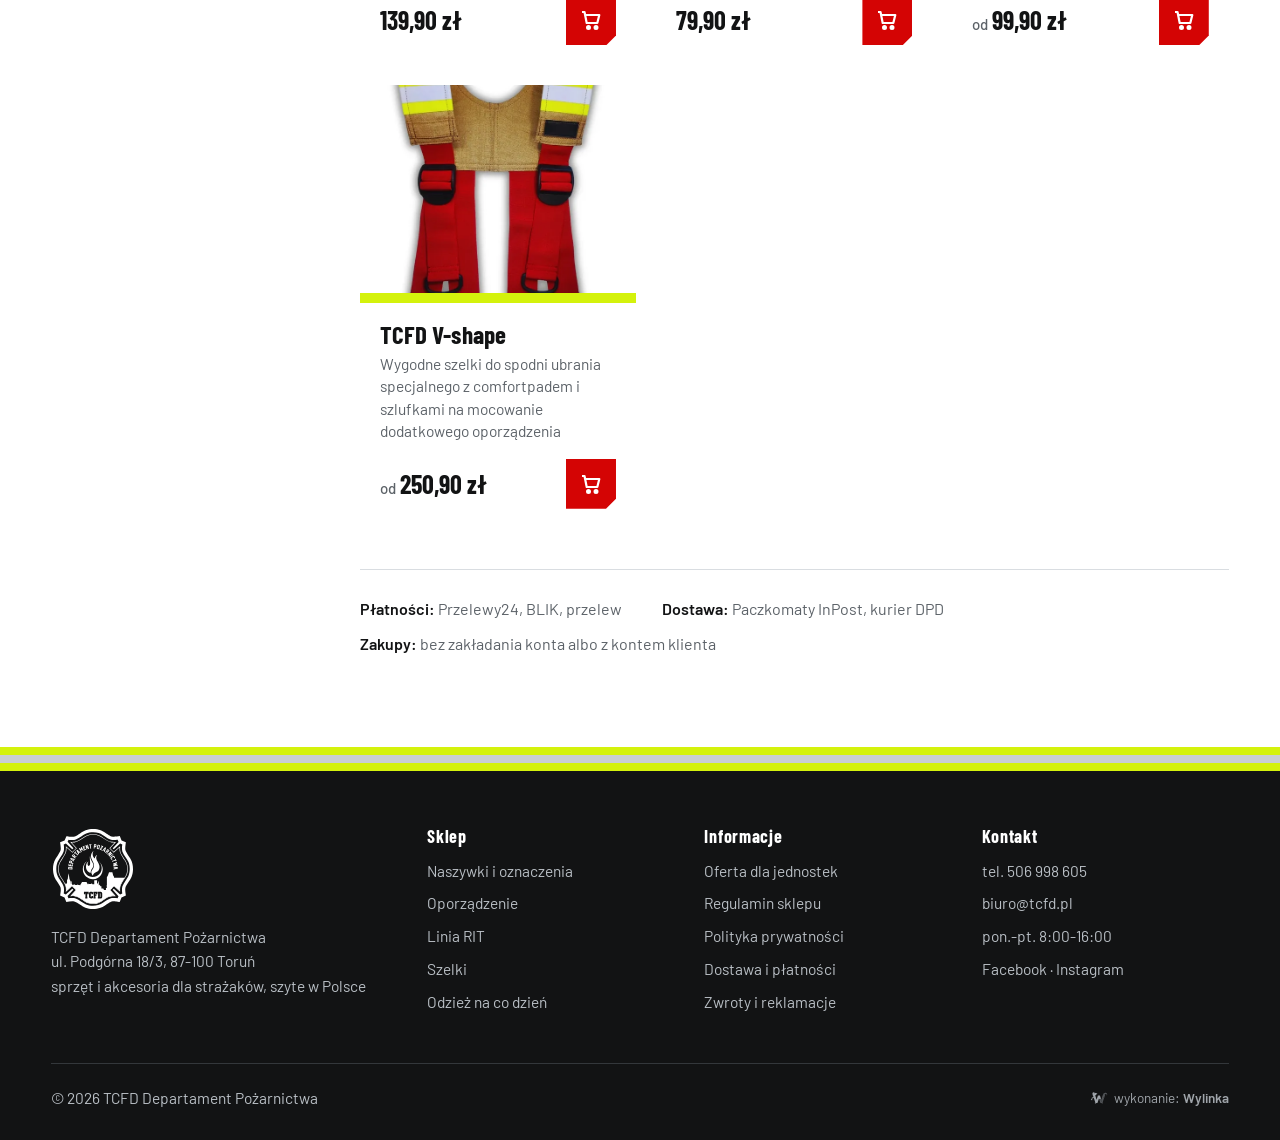
<file: sklep.html>
<!doctype html>
<html lang="pl">
<head>
<meta charset="utf-8">
<meta name="viewport" content="width=device-width,initial-scale=1">
<meta name="robots" content="noindex,nofollow">
<meta name="theme-color" content="#121314">
<link rel="icon" href="img/znak.svg" type="image/svg+xml">
<link rel="preload" href="fonts/BarlowCondensed-700-latin.woff2" as="font" type="font/woff2" crossorigin>
<link rel="preload" href="fonts/Barlow-400-latin.woff2" as="font" type="font/woff2" crossorigin>
<link rel="stylesheet" href="css/style.css">
<title>Sklep strażacki - naszywki, oporządzenie, linia RIT | TCFD</title>
<meta name="description" content="Sklep TCFD: naszywki rozpoznawcze, oporządzenie, linia RIT i szelki dla strażaków. Szyte w Polsce, testowane w akcji.">
</head>
<body>
<header class="top">
 <div class="wrap">
  <button class="hamb" type="button" aria-label="Menu" aria-expanded="false"><i></i><i></i><i></i></button>
  <a class="logo" href="index.html" aria-label="TCFD Departament Pożarnictwa - strona główna"><img src="img/logo.svg" alt="TCFD Departament Pożarnictwa" width="145" height="46"></a>
  <nav class="menu" aria-label="Menu główne">
   <div class="z-rozw"><a href="sklep.html" class="akt">Sklep</a><div class="rozw"><div class="rozw-in"><a href="naszywki-i-oznaczenia.html"><img src="img/p-tcfd-id-tag-0.webp" alt="" width="120" height="90" loading="lazy"><span>Naszywki i oznaczenia<small>ID-tag, N-tag, BackTag, flaga</small></span></a><a href="oporzadzenie.html"><img src="img/p-tcfd-fast-0.webp" alt="" width="120" height="90" loading="lazy"><span>Oporządzenie<small>uchwyty, bojówki, adaptery</small></span></a><a href="linia-rit.html"><img src="img/p-tcfd-ritband-0.webp" alt="" width="120" height="90" loading="lazy"><span>Linia RIT<small>dla rot asekuracyjnych</small></span></a><a href="szelki.html"><img src="img/p-tcfd-v-shape-0.webp" alt="" width="120" height="90" loading="lazy"><span>Szelki<small>V-shape z comfortpadem</small></span></a><a class="wszystko" href="sklep.html">Wszystkie produkty &rarr;</a></div></div></div><a href="odziez-na-co-dzien.html">Odzież na co dzień</a><a href="dla-jednostek.html">Dla jednostek</a><a href="o-nas.html">O nas</a><a href="kontakt.html">Kontakt</a>
  </nav>
  <a class="tel" href="tel:+48506998605">506 998 605</a>
  <button class="koszyk-btn" type="button" aria-label="Koszyk"><svg viewBox="0 0 24 24" aria-hidden="true" fill="none" stroke="currentColor" stroke-width="2.2" stroke-linejoin="round"><path d="M3 4h2.5l2.2 11h10.6l2-8H7"/><circle cx="9.5" cy="19.5" r="1.4" fill="currentColor"/><circle cx="17" cy="19.5" r="1.4" fill="currentColor"/></svg><span class="tx">Koszyk</span><b class="licznik">0</b></button>
 </div>
 <div class="tasma"></div>
</header>
<nav class="panel" aria-label="Menu mobilne">
 <a href="sklep.html">Sklep</a><a class="pod" href="naszywki-i-oznaczenia.html">Naszywki i oznaczenia</a><a class="pod" href="oporzadzenie.html">Oporządzenie</a><a class="pod" href="linia-rit.html">Linia RIT</a><a class="pod" href="szelki.html">Szelki</a><a href="odziez-na-co-dzien.html">Odzież na co dzień</a><a href="dla-jednostek.html">Dla jednostek</a><a href="o-nas.html">O nas</a><a href="kontakt.html">Kontakt</a>
 <a class="tel" href="tel:+48506998605">tel. 506 998 605</a>
</nav>
<main>
<section class="baner-str">
 <div class="wrap">
  <nav class="okruszki jasne" aria-label="Ścieżka"><a href="index.html">Strona główna</a> / <span>Sklep</span></nav>
  <h1>Sklep</h1>
  <p>Wszystko, co szyjemy dla strażaków. Produkty szyte na zamówienie mają czas realizacji podany na karcie produktu.</p>
 </div>
</section>
<div class="tasma gruba"></div>
<section class="sekcja sklep-uklad">
 <div class="wrap sklep-grid">
  <aside class="boczne" aria-label="Kategorie sklepu"><h2>Kategorie</h2><a href="sklep.html" class="akt">Wszystkie produkty</a><a href="naszywki-i-oznaczenia.html">Naszywki i oznaczenia</a><a href="oporzadzenie.html">Oporządzenie</a><a href="linia-rit.html">Linia RIT</a><a href="szelki.html">Szelki</a><a href="odziez-na-co-dzien.html">Odzież na co dzień <em>wkrótce</em></a><div class="boczne-info"><b>Dla jednostek OSP i PSP</b><p>Naszywki z logo, odzież z haftem, projekt graficzny.</p><a href="dla-jednostek.html">Oferta dla jednostek &rarr;</a></div></aside>
  <div>
   <div class="pasek-sklepu">
    <span class="ile" id="ile"></span>
    <label class="sortuj">Sortuj<select id="sort"><option value="">domyślnie</option><option value="cena">cena: od najniższej</option><option value="-cena">cena: od najwyższej</option><option value="nazwa">nazwa A-Z</option></select></label>
   </div>
   <div class="siatka" id="siatka" data-kat="wszystko"></div>
   <div class="platnosci">
    <span><b>Płatności:</b> Przelewy24, BLIK, przelew</span>
    <span><b>Dostawa:</b> Paczkomaty InPost, kurier DPD</span>
    <span><b>Zakupy:</b> bez zakładania konta albo z kontem klienta</span>
   </div>
  </div>
 </div>
</section>
</main>
<div class="tasma gruba"></div>
<footer class="stopka">
 <div class="wrap">
  <div class="kol">
   <div>
    <img class="znak" src="img/znak-bialy.svg" alt="" width="84" height="84" loading="lazy">
    <p>TCFD Departament Pożarnictwa<br>ul. Podgórna 18/3, 87-100 Toruń<br>sprzęt i akcesoria dla strażaków, szyte w Polsce</p>
   </div>
   <div>
    <h4>Sklep</h4>
    <ul><li><a href="naszywki-i-oznaczenia.html">Naszywki i oznaczenia</a></li><li><a href="oporzadzenie.html">Oporządzenie</a></li><li><a href="linia-rit.html">Linia RIT</a></li><li><a href="szelki.html">Szelki</a></li><li><a href="odziez-na-co-dzien.html">Odzież na co dzień</a></li></ul>
   </div>
   <div>
    <h4>Informacje</h4>
    <ul><li><a href="dla-jednostek.html">Oferta dla jednostek</a></li><li><a href="#">Regulamin sklepu</a></li><li><a href="#">Polityka prywatności</a></li><li><a href="#">Dostawa i płatności</a></li><li><a href="#">Zwroty i reklamacje</a></li></ul>
   </div>
   <div>
    <h4>Kontakt</h4>
    <ul><li><a href="tel:+48506998605">tel. 506 998 605</a></li><li>biuro@tcfd.pl</li><li>pon.-pt. 8:00-16:00</li><li><a href="https://www.facebook.com/tcfd.departament.pozarnictwa" rel="noopener">Facebook</a> &middot; <a href="https://www.instagram.com/tcfd_departament_pozarnictwa/" rel="noopener">Instagram</a></li></ul>
   </div>
  </div>
  <div class="dolna">
   <span>&copy; 2026 TCFD Departament Pożarnictwa</span>
   <a class="wylinka-badge" href="https://wylinka.pl/?utm_source=tcfd.pl&amp;utm_medium=stopka&amp;utm_campaign=wykonanie" rel="noopener" title="Strona wykonana przez Wylinka"><svg viewBox="0 0 64 64" aria-hidden="true" focusable="false" fill="currentColor"><path d="M9.8 22.8l-1.2-7.9 2.2-3.7 15.5 4.6-.5 1.5-7.2 5.5 4.7 15.6 5-15.6 7 0 4.1 12.7-4.2-.9-2.6 1.8-.8-2.2-5.3 15.6-4.3 0 .4 .2-2.1 2.8-1.3-1.1 1.1-1.4-3.1 .2-.1-1.7 2.2-.1-5.7-16.5-4.8 .6-.8 3.1 0 .5-.3 .5 .8 2.2-1.6 .5-.4-1.3-.8 1.6-1.5-.8 .8-1.6-1.4 .6-.6-1.6 2.3-.8 .2-.4 1.3-4.8 5.9-.8-2.4-6.9zM15.2 13.7l-.1-.4-.4 .8-.1 .8 .1 1 .1 .4 .3 .7 .3-.9 .1-.7 0-.8z"/><path class="wy-pod" d="M37.1 49.8l-4.5-13.3 2.6-1.8 4.2 .9 .9 2.8 3-9.7 0-.5 .1-.8 3.2-8.4 .5-1 .6-1 .9-1.1 1.3-1 1.1-.7 1.4-.5 1.4-.3 .7 0 .9 0 1.2 .3 1.4 .6 .8 .5 .7 .7 .6 .7 .5 .9 .3 .9 .1 .9 0 .8-.2 .9-.5 .9-.5 .6-.7 .5-.7 .3-.1-.1 0-.1 .5-.5 .3-.7 .2-.5 0-.6-.1-.6-.3-.7-.4-.5-.4-.4-.5-.3-.6-.3-.7 0-.7 .1-.6 .1-.5 .4-.5 .5-.3 .5-.2 .7-.1 1.5-1.4 5.1-.8 3.3-.3 .7-.5 .7-6 17.5 1.9 .1-.1 1.7-3.1-.2 1.1 1.4-1.3 1.1-2.1-2.8 .4-.2z"/><path class="wy-old" d="M40.8 50l.4-.2-4.1 0-4.2-12.5 2.5-1.7 4.3 .9 .6 1.9 .6-1.6 0-.3 2.4-7.8 0-.5 .1-.8 3.2-8.4 .4-.8 .6-.9 .9-1.2 .9-.9 1.3-.8 1.4-.6 1.2-.3 1.4-.1 1.3 .1 .6 .2 .8 .3 1.1 .6 .9 .7 .7 .9 .5 .9 .3 .9 .1 1.1-.1 .9-.3 .9-.4 .7-.6 .7-.6 .4-.6 .2-.1-.1 0-.1 .5-.5 .3-.7 .2-.5 0-.5-.1-.6-.2-.6-.3-.5-.4-.5-.5-.3-.6-.3-.7-.1-.6 0-.6 .1-.6 .3-.6 .5-.3 .4-.2 .5-.1 .5-.1 1.5-1.4 5.1-.8 3.3-.3 .7-.5 .7-6 17.5 1.9 .1-.1 1.7-3.1-.2 1.1 1.4-1.3 1.1zM49.6 17.1l.6 1.7-1.5 1.9 .4 .4 1.8-2.1-.7-2.1zM48.1 28.3l.5 1.8-1.7 1.8 .4 .4 1.9-2-.6-2.2zM37.9 41.7l1.7-1.5-.4-.4-1.7 1.4zM42.6 38.7l-1.5 2.8 1.1 2-1.3 2.6 .5 .2 1.5-2.8-1.1-2 1.4-2.5z"/></svg><span>wykonanie: <b>Wylinka</b></span></a>
  </div>
 </div>
</footer>
<div class="zaslona"></div>
<aside class="koszyk" aria-label="Koszyk">
 <div class="k-gora"><h2>Koszyk</h2><button class="zamknij" type="button" aria-label="Zamknij koszyk">&times;</button></div>
 <div class="k-lista"></div>
 <div class="k-krok">
  <button class="wroc" type="button">&larr; wróć do koszyka</button>
  <h3>Jak kupujesz?</h3>
  <div class="wybor">
   <label><input type="radio" name="konto" checked> Bez rejestracji (jako gość)</label>
   <label><input type="radio" name="konto"> Załóż konto przy zamówieniu</label>
   <label><input type="radio" name="konto"> Mam już konto - zaloguj</label>
  </div>
  <h3>Dostawa</h3>
  <div class="wybor">
   <label><input type="radio" name="dost" checked> Paczkomat InPost</label>
   <label><input type="radio" name="dost"> Kurier DPD</label>
  </div>
  <h3>Płatność</h3>
  <div class="wybor">
   <label><input type="radio" name="plat" checked> Przelewy24 (szybki przelew, karta)</label>
   <label><input type="radio" name="plat"> BLIK</label>
   <label><input type="radio" name="plat"> Przelew tradycyjny</label>
  </div>
  <label>Imię i nazwisko lub nazwa jednostki<input autocomplete="off"></label>
  <label>E-mail<input type="email" autocomplete="off"></label>
  <label class="zgoda"><input type="checkbox"> Chcę fakturę na firmę lub jednostkę (NIP)</label>
  <button class="btn" type="button" disabled style="width:100%">Zamawiam i płacę</button>
  <p class="info">To podgląd sklepu - zamówienie nie jest składane.</p>
 </div>
 <div class="k-dol">
  <form class="kod"><label>Kod rabatowy<span><input name="kod" autocomplete="off" placeholder="np. RIT10"><button type="submit">Użyj</button></span></label><p class="kod-info"></p></form>
  <div class="rabat" hidden><span>Rabat</span><span class="k-rabat"></span></div>
  <div class="suma"><span>Razem</span><span class="k-suma">0,00 zł</span></div>
  <p>Koszt dostawy w następnym kroku.</p>
  <button class="btn k-dalej" type="button">Przejdź do zamówienia</button>
 </div>
</aside>
<div class="promo" role="dialog" aria-labelledby="promo-h" hidden>
 <button class="promo-x" type="button" aria-label="Zamknij">&times;</button>
 <div class="tasma"></div>
 <div class="promo-in">
  <small>Przykład promocji na kategorię</small>
  <h2 id="promo-h">-10% na całą linię RIT</h2>
  <p>Wpisz kod <b>RIT10</b> w koszyku. Rabat liczy się tylko od produktów z linii RIT.</p>
  <a class="btn" href="linia-rit.html">Zobacz linię RIT</a>
 </div>
</div>
<div class="toast" role="status" aria-live="polite"></div>
<script src="js/dane.js" defer></script>
<script src="js/app.js" defer></script>
</body>
</html>
</file>
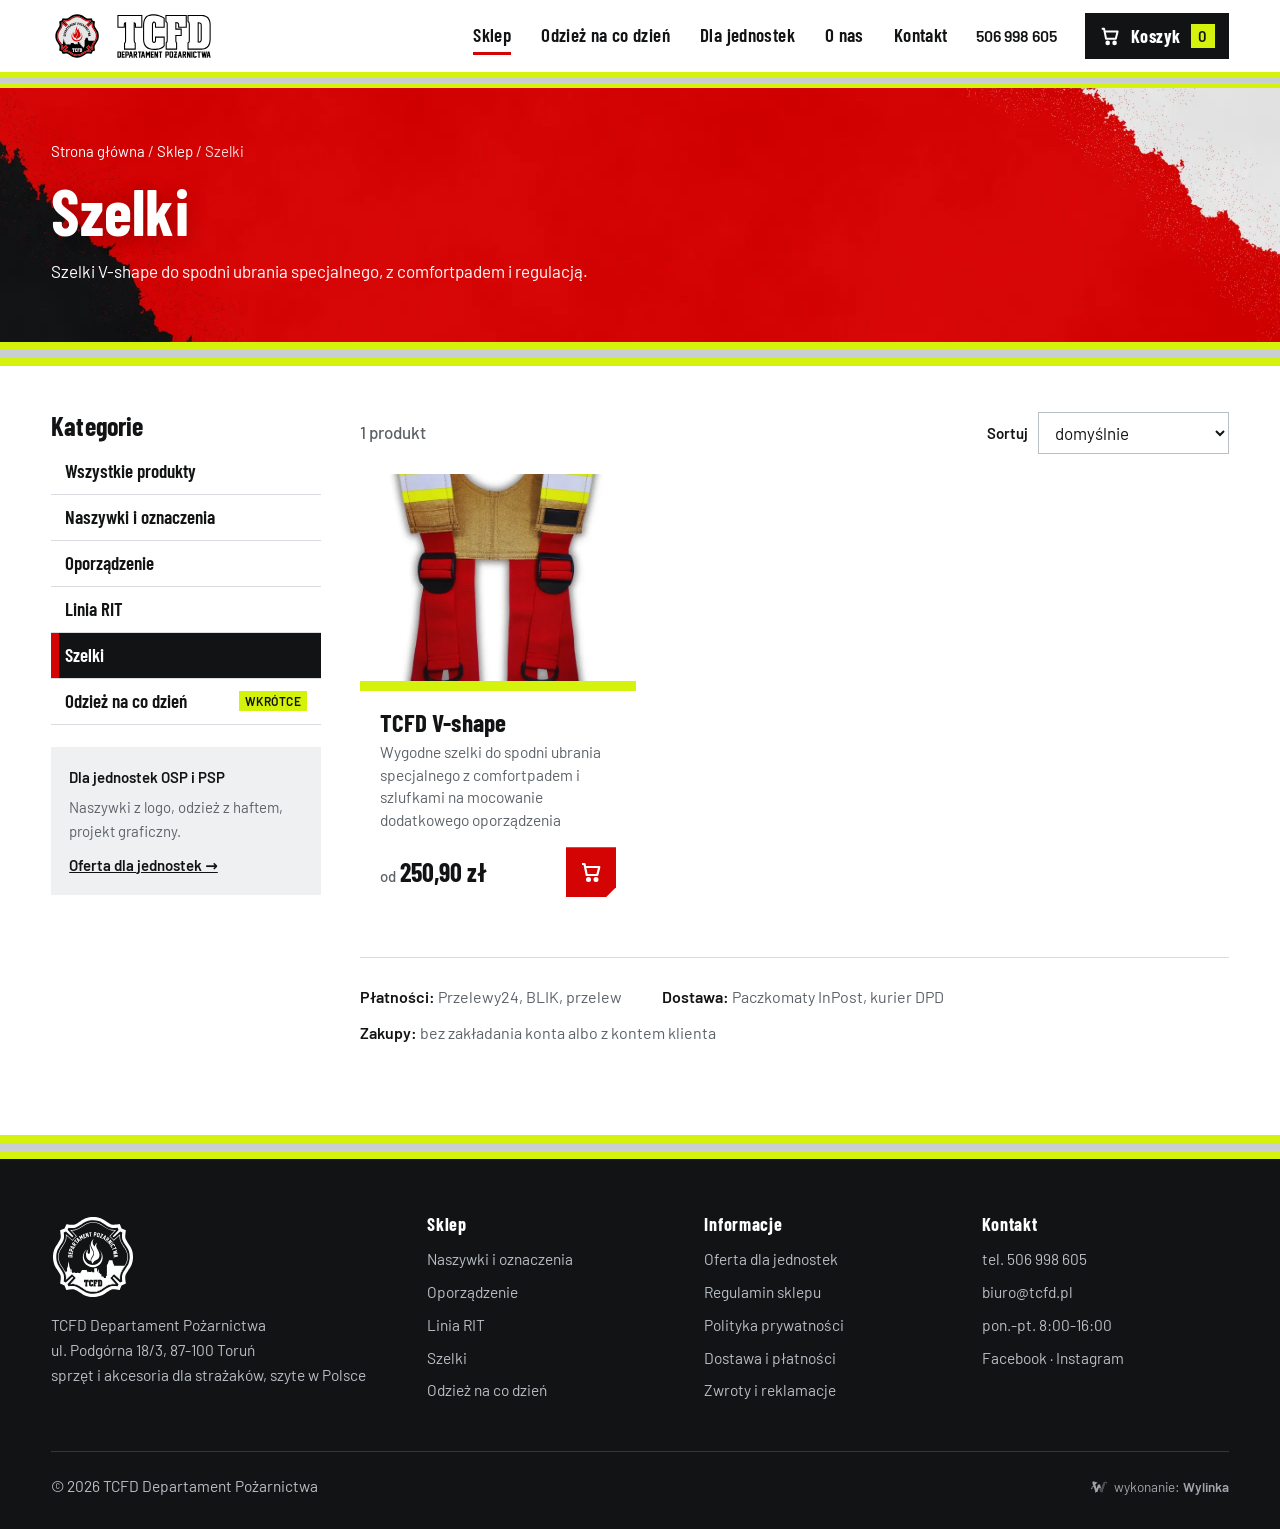
<file: szelki.html>
<!doctype html>
<html lang="pl">
<head>
<meta charset="utf-8">
<meta name="viewport" content="width=device-width,initial-scale=1">
<meta name="robots" content="noindex,nofollow">
<meta name="theme-color" content="#121314">
<link rel="icon" href="img/znak.svg" type="image/svg+xml">
<link rel="preload" href="fonts/BarlowCondensed-700-latin.woff2" as="font" type="font/woff2" crossorigin>
<link rel="preload" href="fonts/Barlow-400-latin.woff2" as="font" type="font/woff2" crossorigin>
<link rel="stylesheet" href="css/style.css">
<title>Szelki strażackie | sklep TCFD</title>
<meta name="description" content="Szelki V-shape do spodni ubrania specjalnego, z comfortpadem i regulacją.">
</head>
<body>
<header class="top">
 <div class="wrap">
  <button class="hamb" type="button" aria-label="Menu" aria-expanded="false"><i></i><i></i><i></i></button>
  <a class="logo" href="index.html" aria-label="TCFD Departament Pożarnictwa - strona główna"><img src="img/logo.svg" alt="TCFD Departament Pożarnictwa" width="145" height="46"></a>
  <nav class="menu" aria-label="Menu główne">
   <div class="z-rozw"><a href="sklep.html" class="akt">Sklep</a><div class="rozw"><div class="rozw-in"><a href="naszywki-i-oznaczenia.html"><img src="img/p-tcfd-id-tag-0.webp" alt="" width="120" height="90" loading="lazy"><span>Naszywki i oznaczenia<small>ID-tag, N-tag, BackTag, flaga</small></span></a><a href="oporzadzenie.html"><img src="img/p-tcfd-fast-0.webp" alt="" width="120" height="90" loading="lazy"><span>Oporządzenie<small>uchwyty, bojówki, adaptery</small></span></a><a href="linia-rit.html"><img src="img/p-tcfd-ritband-0.webp" alt="" width="120" height="90" loading="lazy"><span>Linia RIT<small>dla rot asekuracyjnych</small></span></a><a href="szelki.html"><img src="img/p-tcfd-v-shape-0.webp" alt="" width="120" height="90" loading="lazy"><span>Szelki<small>V-shape z comfortpadem</small></span></a><a class="wszystko" href="sklep.html">Wszystkie produkty &rarr;</a></div></div></div><a href="odziez-na-co-dzien.html">Odzież na co dzień</a><a href="dla-jednostek.html">Dla jednostek</a><a href="o-nas.html">O nas</a><a href="kontakt.html">Kontakt</a>
  </nav>
  <a class="tel" href="tel:+48506998605">506 998 605</a>
  <button class="koszyk-btn" type="button" aria-label="Koszyk"><svg viewBox="0 0 24 24" aria-hidden="true" fill="none" stroke="currentColor" stroke-width="2.2" stroke-linejoin="round"><path d="M3 4h2.5l2.2 11h10.6l2-8H7"/><circle cx="9.5" cy="19.5" r="1.4" fill="currentColor"/><circle cx="17" cy="19.5" r="1.4" fill="currentColor"/></svg><span class="tx">Koszyk</span><b class="licznik">0</b></button>
 </div>
 <div class="tasma"></div>
</header>
<nav class="panel" aria-label="Menu mobilne">
 <a href="sklep.html">Sklep</a><a class="pod" href="naszywki-i-oznaczenia.html">Naszywki i oznaczenia</a><a class="pod" href="oporzadzenie.html">Oporządzenie</a><a class="pod" href="linia-rit.html">Linia RIT</a><a class="pod" href="szelki.html">Szelki</a><a href="odziez-na-co-dzien.html">Odzież na co dzień</a><a href="dla-jednostek.html">Dla jednostek</a><a href="o-nas.html">O nas</a><a href="kontakt.html">Kontakt</a>
 <a class="tel" href="tel:+48506998605">tel. 506 998 605</a>
</nav>
<main>
<section class="baner-str">
 <div class="wrap">
  <nav class="okruszki jasne" aria-label="Ścieżka"><a href="index.html">Strona główna</a> / <a href="sklep.html">Sklep</a> / <span>Szelki</span></nav>
  <h1>Szelki</h1>
  <p>Szelki V-shape do spodni ubrania specjalnego, z comfortpadem i regulacją.</p>
 </div>
</section>
<div class="tasma gruba"></div>
<section class="sekcja sklep-uklad">
 <div class="wrap sklep-grid">
  <aside class="boczne" aria-label="Kategorie sklepu"><h2>Kategorie</h2><a href="sklep.html">Wszystkie produkty</a><a href="naszywki-i-oznaczenia.html">Naszywki i oznaczenia</a><a href="oporzadzenie.html">Oporządzenie</a><a href="linia-rit.html">Linia RIT</a><a href="szelki.html" class="akt">Szelki</a><a href="odziez-na-co-dzien.html">Odzież na co dzień <em>wkrótce</em></a><div class="boczne-info"><b>Dla jednostek OSP i PSP</b><p>Naszywki z logo, odzież z haftem, projekt graficzny.</p><a href="dla-jednostek.html">Oferta dla jednostek &rarr;</a></div></aside>
  <div>
   <div class="pasek-sklepu">
    <span class="ile" id="ile"></span>
    <label class="sortuj">Sortuj<select id="sort"><option value="">domyślnie</option><option value="cena">cena: od najniższej</option><option value="-cena">cena: od najwyższej</option><option value="nazwa">nazwa A-Z</option></select></label>
   </div>
   <div class="siatka" id="siatka" data-kat="szelki"></div>
   <div class="platnosci">
    <span><b>Płatności:</b> Przelewy24, BLIK, przelew</span>
    <span><b>Dostawa:</b> Paczkomaty InPost, kurier DPD</span>
    <span><b>Zakupy:</b> bez zakładania konta albo z kontem klienta</span>
   </div>
  </div>
 </div>
</section>
</main>
<div class="tasma gruba"></div>
<footer class="stopka">
 <div class="wrap">
  <div class="kol">
   <div>
    <img class="znak" src="img/znak-bialy.svg" alt="" width="84" height="84" loading="lazy">
    <p>TCFD Departament Pożarnictwa<br>ul. Podgórna 18/3, 87-100 Toruń<br>sprzęt i akcesoria dla strażaków, szyte w Polsce</p>
   </div>
   <div>
    <h4>Sklep</h4>
    <ul><li><a href="naszywki-i-oznaczenia.html">Naszywki i oznaczenia</a></li><li><a href="oporzadzenie.html">Oporządzenie</a></li><li><a href="linia-rit.html">Linia RIT</a></li><li><a href="szelki.html">Szelki</a></li><li><a href="odziez-na-co-dzien.html">Odzież na co dzień</a></li></ul>
   </div>
   <div>
    <h4>Informacje</h4>
    <ul><li><a href="dla-jednostek.html">Oferta dla jednostek</a></li><li><a href="#">Regulamin sklepu</a></li><li><a href="#">Polityka prywatności</a></li><li><a href="#">Dostawa i płatności</a></li><li><a href="#">Zwroty i reklamacje</a></li></ul>
   </div>
   <div>
    <h4>Kontakt</h4>
    <ul><li><a href="tel:+48506998605">tel. 506 998 605</a></li><li>biuro@tcfd.pl</li><li>pon.-pt. 8:00-16:00</li><li><a href="https://www.facebook.com/tcfd.departament.pozarnictwa" rel="noopener">Facebook</a> &middot; <a href="https://www.instagram.com/tcfd_departament_pozarnictwa/" rel="noopener">Instagram</a></li></ul>
   </div>
  </div>
  <div class="dolna">
   <span>&copy; 2026 TCFD Departament Pożarnictwa</span>
   <a class="wylinka-badge" href="https://wylinka.pl/?utm_source=tcfd.pl&amp;utm_medium=stopka&amp;utm_campaign=wykonanie" rel="noopener" title="Strona wykonana przez Wylinka"><svg viewBox="0 0 64 64" aria-hidden="true" focusable="false" fill="currentColor"><path d="M9.8 22.8l-1.2-7.9 2.2-3.7 15.5 4.6-.5 1.5-7.2 5.5 4.7 15.6 5-15.6 7 0 4.1 12.7-4.2-.9-2.6 1.8-.8-2.2-5.3 15.6-4.3 0 .4 .2-2.1 2.8-1.3-1.1 1.1-1.4-3.1 .2-.1-1.7 2.2-.1-5.7-16.5-4.8 .6-.8 3.1 0 .5-.3 .5 .8 2.2-1.6 .5-.4-1.3-.8 1.6-1.5-.8 .8-1.6-1.4 .6-.6-1.6 2.3-.8 .2-.4 1.3-4.8 5.9-.8-2.4-6.9zM15.2 13.7l-.1-.4-.4 .8-.1 .8 .1 1 .1 .4 .3 .7 .3-.9 .1-.7 0-.8z"/><path class="wy-pod" d="M37.1 49.8l-4.5-13.3 2.6-1.8 4.2 .9 .9 2.8 3-9.7 0-.5 .1-.8 3.2-8.4 .5-1 .6-1 .9-1.1 1.3-1 1.1-.7 1.4-.5 1.4-.3 .7 0 .9 0 1.2 .3 1.4 .6 .8 .5 .7 .7 .6 .7 .5 .9 .3 .9 .1 .9 0 .8-.2 .9-.5 .9-.5 .6-.7 .5-.7 .3-.1-.1 0-.1 .5-.5 .3-.7 .2-.5 0-.6-.1-.6-.3-.7-.4-.5-.4-.4-.5-.3-.6-.3-.7 0-.7 .1-.6 .1-.5 .4-.5 .5-.3 .5-.2 .7-.1 1.5-1.4 5.1-.8 3.3-.3 .7-.5 .7-6 17.5 1.9 .1-.1 1.7-3.1-.2 1.1 1.4-1.3 1.1-2.1-2.8 .4-.2z"/><path class="wy-old" d="M40.8 50l.4-.2-4.1 0-4.2-12.5 2.5-1.7 4.3 .9 .6 1.9 .6-1.6 0-.3 2.4-7.8 0-.5 .1-.8 3.2-8.4 .4-.8 .6-.9 .9-1.2 .9-.9 1.3-.8 1.4-.6 1.2-.3 1.4-.1 1.3 .1 .6 .2 .8 .3 1.1 .6 .9 .7 .7 .9 .5 .9 .3 .9 .1 1.1-.1 .9-.3 .9-.4 .7-.6 .7-.6 .4-.6 .2-.1-.1 0-.1 .5-.5 .3-.7 .2-.5 0-.5-.1-.6-.2-.6-.3-.5-.4-.5-.5-.3-.6-.3-.7-.1-.6 0-.6 .1-.6 .3-.6 .5-.3 .4-.2 .5-.1 .5-.1 1.5-1.4 5.1-.8 3.3-.3 .7-.5 .7-6 17.5 1.9 .1-.1 1.7-3.1-.2 1.1 1.4-1.3 1.1zM49.6 17.1l.6 1.7-1.5 1.9 .4 .4 1.8-2.1-.7-2.1zM48.1 28.3l.5 1.8-1.7 1.8 .4 .4 1.9-2-.6-2.2zM37.9 41.7l1.7-1.5-.4-.4-1.7 1.4zM42.6 38.7l-1.5 2.8 1.1 2-1.3 2.6 .5 .2 1.5-2.8-1.1-2 1.4-2.5z"/></svg><span>wykonanie: <b>Wylinka</b></span></a>
  </div>
 </div>
</footer>
<div class="zaslona"></div>
<aside class="koszyk" aria-label="Koszyk">
 <div class="k-gora"><h2>Koszyk</h2><button class="zamknij" type="button" aria-label="Zamknij koszyk">&times;</button></div>
 <div class="k-lista"></div>
 <div class="k-krok">
  <button class="wroc" type="button">&larr; wróć do koszyka</button>
  <h3>Jak kupujesz?</h3>
  <div class="wybor">
   <label><input type="radio" name="konto" checked> Bez rejestracji (jako gość)</label>
   <label><input type="radio" name="konto"> Załóż konto przy zamówieniu</label>
   <label><input type="radio" name="konto"> Mam już konto - zaloguj</label>
  </div>
  <h3>Dostawa</h3>
  <div class="wybor">
   <label><input type="radio" name="dost" checked> Paczkomat InPost</label>
   <label><input type="radio" name="dost"> Kurier DPD</label>
  </div>
  <h3>Płatność</h3>
  <div class="wybor">
   <label><input type="radio" name="plat" checked> Przelewy24 (szybki przelew, karta)</label>
   <label><input type="radio" name="plat"> BLIK</label>
   <label><input type="radio" name="plat"> Przelew tradycyjny</label>
  </div>
  <label>Imię i nazwisko lub nazwa jednostki<input autocomplete="off"></label>
  <label>E-mail<input type="email" autocomplete="off"></label>
  <label class="zgoda"><input type="checkbox"> Chcę fakturę na firmę lub jednostkę (NIP)</label>
  <button class="btn" type="button" disabled style="width:100%">Zamawiam i płacę</button>
  <p class="info">To podgląd sklepu - zamówienie nie jest składane.</p>
 </div>
 <div class="k-dol">
  <form class="kod"><label>Kod rabatowy<span><input name="kod" autocomplete="off" placeholder="np. RIT10"><button type="submit">Użyj</button></span></label><p class="kod-info"></p></form>
  <div class="rabat" hidden><span>Rabat</span><span class="k-rabat"></span></div>
  <div class="suma"><span>Razem</span><span class="k-suma">0,00 zł</span></div>
  <p>Koszt dostawy w następnym kroku.</p>
  <button class="btn k-dalej" type="button">Przejdź do zamówienia</button>
 </div>
</aside>
<div class="promo" role="dialog" aria-labelledby="promo-h" hidden>
 <button class="promo-x" type="button" aria-label="Zamknij">&times;</button>
 <div class="tasma"></div>
 <div class="promo-in">
  <small>Przykład promocji na kategorię</small>
  <h2 id="promo-h">-10% na całą linię RIT</h2>
  <p>Wpisz kod <b>RIT10</b> w koszyku. Rabat liczy się tylko od produktów z linii RIT.</p>
  <a class="btn" href="linia-rit.html">Zobacz linię RIT</a>
 </div>
</div>
<div class="toast" role="status" aria-live="polite"></div>
<script src="js/dane.js" defer></script>
<script src="js/app.js" defer></script>
</body>
</html>
</file>
<file: css/style.css>
@font-face{font-family:'Barlow';font-style:normal;font-weight:400;font-display:swap;src:url(../fonts/Barlow-400-latin-ext.woff2) format('woff2');unicode-range:U+0100-02BA, U+02BD-02C5, U+02C7-02CC, U+02CE-02D7, U+02DD-02FF, U+0304, U+0308, U+0329, U+1D00-1DBF, U+1E00-1E9F, U+1EF2-1EFF, U+2020, U+20A0-20AB, U+20AD-20C4, U+2113, U+2C60-2C7F, U+A720-A7FF}
@font-face{font-family:'Barlow';font-style:normal;font-weight:400;font-display:swap;src:url(../fonts/Barlow-400-latin.woff2) format('woff2');unicode-range:U+0000-00FF, U+0131, U+0152-0153, U+02BB-02BC, U+02C6, U+02DA, U+02DC, U+0304, U+0308, U+0329, U+2000-206F, U+20AC, U+2122, U+2191, U+2193, U+2212, U+2215, U+FEFF, U+FFFD}
@font-face{font-family:'Barlow';font-style:normal;font-weight:500;font-display:swap;src:url(../fonts/Barlow-500-latin-ext.woff2) format('woff2');unicode-range:U+0100-02BA, U+02BD-02C5, U+02C7-02CC, U+02CE-02D7, U+02DD-02FF, U+0304, U+0308, U+0329, U+1D00-1DBF, U+1E00-1E9F, U+1EF2-1EFF, U+2020, U+20A0-20AB, U+20AD-20C4, U+2113, U+2C60-2C7F, U+A720-A7FF}
@font-face{font-family:'Barlow';font-style:normal;font-weight:500;font-display:swap;src:url(../fonts/Barlow-500-latin.woff2) format('woff2');unicode-range:U+0000-00FF, U+0131, U+0152-0153, U+02BB-02BC, U+02C6, U+02DA, U+02DC, U+0304, U+0308, U+0329, U+2000-206F, U+20AC, U+2122, U+2191, U+2193, U+2212, U+2215, U+FEFF, U+FFFD}
@font-face{font-family:'Barlow';font-style:normal;font-weight:600;font-display:swap;src:url(../fonts/Barlow-600-latin-ext.woff2) format('woff2');unicode-range:U+0100-02BA, U+02BD-02C5, U+02C7-02CC, U+02CE-02D7, U+02DD-02FF, U+0304, U+0308, U+0329, U+1D00-1DBF, U+1E00-1E9F, U+1EF2-1EFF, U+2020, U+20A0-20AB, U+20AD-20C4, U+2113, U+2C60-2C7F, U+A720-A7FF}
@font-face{font-family:'Barlow';font-style:normal;font-weight:600;font-display:swap;src:url(../fonts/Barlow-600-latin.woff2) format('woff2');unicode-range:U+0000-00FF, U+0131, U+0152-0153, U+02BB-02BC, U+02C6, U+02DA, U+02DC, U+0304, U+0308, U+0329, U+2000-206F, U+20AC, U+2122, U+2191, U+2193, U+2212, U+2215, U+FEFF, U+FFFD}
@font-face{font-family:'Barlow Condensed';font-style:normal;font-weight:600;font-display:swap;src:url(../fonts/BarlowCondensed-600-latin-ext.woff2) format('woff2');unicode-range:U+0100-02BA, U+02BD-02C5, U+02C7-02CC, U+02CE-02D7, U+02DD-02FF, U+0304, U+0308, U+0329, U+1D00-1DBF, U+1E00-1E9F, U+1EF2-1EFF, U+2020, U+20A0-20AB, U+20AD-20C4, U+2113, U+2C60-2C7F, U+A720-A7FF}
@font-face{font-family:'Barlow Condensed';font-style:normal;font-weight:600;font-display:swap;src:url(../fonts/BarlowCondensed-600-latin.woff2) format('woff2');unicode-range:U+0000-00FF, U+0131, U+0152-0153, U+02BB-02BC, U+02C6, U+02DA, U+02DC, U+0304, U+0308, U+0329, U+2000-206F, U+20AC, U+2122, U+2191, U+2193, U+2212, U+2215, U+FEFF, U+FFFD}
@font-face{font-family:'Barlow Condensed';font-style:normal;font-weight:700;font-display:swap;src:url(../fonts/BarlowCondensed-700-latin-ext.woff2) format('woff2');unicode-range:U+0100-02BA, U+02BD-02C5, U+02C7-02CC, U+02CE-02D7, U+02DD-02FF, U+0304, U+0308, U+0329, U+1D00-1DBF, U+1E00-1E9F, U+1EF2-1EFF, U+2020, U+20A0-20AB, U+20AD-20C4, U+2113, U+2C60-2C7F, U+A720-A7FF}
@font-face{font-family:'Barlow Condensed';font-style:normal;font-weight:700;font-display:swap;src:url(../fonts/BarlowCondensed-700-latin.woff2) format('woff2');unicode-range:U+0000-00FF, U+0131, U+0152-0153, U+02BB-02BC, U+02C6, U+02DA, U+02DC, U+0304, U+0308, U+0329, U+2000-206F, U+20AC, U+2122, U+2191, U+2193, U+2212, U+2215, U+FEFF, U+FFFD}

/* TCFD - podgląd: czerwień z herbu, czerń, taśma odblaskowa jako motyw */
:root{--red:#D40404;--red-d:#A80303;--ink:#121314;--gray:#EEF0F2;--line:#D9DDE1;--muted:#5C6268;--fluo:#D4F20C;--silver:#C9CED3;--w:min(92vw,1640px);--hh:72px;--tape:linear-gradient(var(--fluo) 0 33%,var(--silver) 33% 67%,var(--fluo) 67%)}
*{box-sizing:border-box}
html{scroll-behavior:smooth;-webkit-text-size-adjust:100%}
body{margin:0;font:400 17px/1.6 Barlow,system-ui,sans-serif;color:var(--ink);background:#fff}
img{display:block;max-width:100%;height:auto}
a{color:inherit}
button{font:inherit;cursor:pointer;color:inherit}
h1,h2,h3{font-family:'Barlow Condensed',Barlow,sans-serif;font-weight:700;line-height:1.05;margin:0;letter-spacing:.005em}
h2{font-size:clamp(34px,3.6vw,60px)}
h3{font-size:clamp(22px,1.6vw,28px)}
p{margin:0 0 1em}
.wrap{width:var(--w);margin:0 auto}
.tasma{height:16px;background:var(--tape)}
.tasma.gruba{height:24px}

/* przyciski: ścięty róg jak naszywka */
.btn{display:inline-flex;align-items:center;justify-content:center;gap:.5em;min-height:56px;padding:0 32px;border:0;font:700 20px/1 'Barlow Condensed',sans-serif;letter-spacing:.03em;text-decoration:none;color:#fff;background:var(--red);clip-path:polygon(0 0,100% 0,100% calc(100% - 14px),calc(100% - 14px) 100%,0 100%);transition:background .2s}
.btn:hover{background:var(--red-d)}
.btn.czarny{background:var(--ink)}
.btn.czarny:hover{background:#000}
.btn[disabled]{background:#9aa0a6;cursor:not-allowed}

/* nagłówek */
.top{position:sticky;top:0;z-index:50;background:#fff}
.top .wrap{height:var(--hh);display:flex;align-items:center;gap:28px}
.logo{display:block;flex:none}
.logo img{height:52px;width:auto}
.menu{display:flex;gap:30px;margin-left:auto;font:600 19px/1 'Barlow Condensed',sans-serif;letter-spacing:.02em}
.menu a{text-decoration:none;padding:8px 0;border-bottom:3px solid transparent}
.menu a:hover,.menu a.akt{border-color:var(--red)}
.tel{font-weight:600;text-decoration:none;white-space:nowrap;font-size:16px}
.koszyk-btn{position:relative;display:flex;align-items:center;gap:10px;height:46px;padding:0 14px;background:var(--ink);color:#fff;border:0;font:700 18px/1 'Barlow Condensed',sans-serif;letter-spacing:.03em}
.koszyk-btn svg{width:22px;height:22px}
.koszyk-btn b{min-width:24px;height:24px;padding:0 6px;display:grid;place-items:center;background:var(--fluo);color:var(--ink);font:700 15px/1 Barlow,sans-serif}
.hamb{display:none;width:46px;height:46px;border:0;background:none;padding:10px;margin-left:-6px}
.hamb i{display:block;height:3px;background:var(--ink);margin:6px 0}
.panel{display:none}

/* pierwszy ekran */
.hero{position:relative;min-height:calc(100svh - var(--hh) - 40px);display:flex;align-items:center;background:var(--ink);color:#fff;overflow:hidden}
.hero-foto{position:absolute;inset:0}
.hero-foto img{width:112%;max-width:none;height:100%;object-fit:cover;object-position:30% 0%}
.hero-foto:after{content:"";position:absolute;inset:0;background:linear-gradient(90deg,rgba(10,10,11,.88) 0%,rgba(10,10,11,.72) 30%,rgba(10,10,11,.2) 46%,rgba(10,10,11,0) 60%)}
.hero-in{position:relative;width:92vw;margin:0 auto;padding:60px 0}
.hero-tekst{max-width:37vw}
.hero h1{font-size:clamp(40px,3.7vw,108px)}
.hero p{font-size:clamp(18px,1.35vw,22px);max-width:33em;margin:24px 0 36px;color:#E3E6E9}
.hero .pieczec{display:flex;align-items:center;gap:14px;margin-top:40px;font-size:15px;color:#C4C9CE}
.hero .pieczec img{width:44px;height:44px}

/* sekcje */
.sekcja{padding:clamp(64px,7vw,120px) 0}
.szara{background:var(--gray)}
.naglowek{display:flex;align-items:end;justify-content:space-between;gap:24px;margin-bottom:36px}
.naglowek p{max-width:40em;color:var(--muted);margin:12px 0 0}

/* kategorie */
.kategorie{display:grid;grid-template-columns:repeat(5,minmax(0,1fr));gap:18px}
.kat{position:relative;display:block;text-decoration:none;color:#fff;background:var(--ink);overflow:hidden;aspect-ratio:4/5;border:0;padding:0;text-align:left;width:100%}
.kat img{width:100%;height:100%;object-fit:cover;transition:transform .5s}
.kat:hover img{transform:scale(1.04)}
.kat:after{content:"";position:absolute;inset:0;background:linear-gradient(180deg,rgba(0,0,0,0) 42%,rgba(0,0,0,.85))}
.kat span{position:absolute;z-index:1;left:20px;right:20px;bottom:18px;font:700 clamp(24px,1.7vw,30px)/1.05 'Barlow Condensed',sans-serif}
.kat small{display:block;font:500 15px/1.3 Barlow,sans-serif;color:#D5D9DD;margin-top:6px}
.kat:before{content:"";position:absolute;z-index:2;left:0;right:0;top:0;height:12px;background:var(--tape);transform:scaleX(0);transform-origin:left;transition:transform .3s}
.kat:hover:before{transform:scaleX(1)}

/* sklep */
.filtry{display:flex;flex-wrap:wrap;gap:8px;margin-bottom:28px}
.filtry button{border:2px solid var(--ink);background:#fff;padding:10px 16px;font:600 17px/1 'Barlow Condensed',sans-serif;letter-spacing:.02em}
.filtry button.akt{background:var(--ink);color:#fff}
.siatka{display:grid;grid-template-columns:repeat(4,minmax(0,1fr));gap:20px}
.karta{position:relative;display:flex;flex-direction:column;background:#fff;text-decoration:none;min-width:0}
.karta .fot{position:relative;aspect-ratio:4/3;overflow:hidden;background:#fff}
.karta .fot img{width:100%;height:100%;object-fit:cover;transition:transform .5s}
.karta:hover .fot img{transform:scale(1.04)}
.karta .opis{display:flex;flex-direction:column;flex:1;padding:18px 20px 20px;border-top:10px solid;border-image:var(--tape) 1}
.karta h3{font-size:25px}
.karta .krotko{font-size:15.5px;line-height:1.45;color:var(--muted);margin:6px 0 16px}
.karta .dol{margin-top:auto;display:flex;align-items:center;justify-content:space-between;gap:10px}
.cena{font:700 26px/1 'Barlow Condensed',sans-serif;white-space:nowrap}
.cena small{font:500 15px Barlow,sans-serif;color:var(--muted);margin-right:4px}
.dodaj{flex:none;width:50px;height:50px;border:0;background:var(--red);color:#fff;display:grid;place-items:center;clip-path:polygon(0 0,100% 0,100% calc(100% - 10px),calc(100% - 10px) 100%,0 100%)}
.dodaj:hover{background:var(--red-d)}
.dodaj svg{width:24px;height:24px}
.dodaj.szary{background:#8d9399}
.znacz{position:absolute;left:0;top:14px;background:var(--ink);color:#fff;font:700 14px/1 'Barlow Condensed',sans-serif;letter-spacing:.05em;padding:7px 10px}
.platnosci{display:flex;flex-wrap:wrap;gap:10px 40px;margin-top:40px;padding-top:26px;border-top:1px solid var(--line);color:var(--muted);font-size:16px}
.platnosci b{color:var(--ink);font-weight:600}

/* dla jednostek */
.dzielona{display:grid;grid-template-columns:minmax(0,1fr) minmax(0,1fr);gap:clamp(32px,5vw,90px);align-items:center}
.dzielona figure{margin:0;justify-self:end;max-width:960px;width:100%}
.dzielona figure img{width:100%}
.lista{list-style:none;padding:0;margin:24px 0 32px}
.lista li{position:relative;padding:12px 0 12px 34px;border-bottom:1px solid var(--line)}
.lista li:before{content:"";position:absolute;left:0;top:19px;width:22px;height:13px;background:var(--tape)}
.lista b{font-weight:600}

/* dla firm - ciemna sekcja */
.firmy{background:var(--ink);color:#fff}
.firmy .wrap{display:grid;grid-template-columns:minmax(0,1fr) minmax(0,1fr);gap:clamp(32px,5vw,90px);align-items:center}
.firmy figure{margin:0}
.firmy figure img{width:100%;aspect-ratio:4/3;object-fit:cover}
.firmy p{color:#C9CED3}
.uslugi{display:grid;grid-template-columns:1fr 1fr;gap:0 28px;list-style:none;padding:0;margin:26px 0 34px}
.uslugi li{padding:14px 0;border-bottom:1px solid #3A3E42;font:600 20px/1.2 'Barlow Condensed',sans-serif;letter-spacing:.01em}

/* o nas */
.onas{display:grid;grid-template-columns:minmax(0,1.1fr) minmax(0,1fr);gap:clamp(32px,5vw,90px);align-items:start}
.cytat{font:600 clamp(26px,2.3vw,38px)/1.2 'Barlow Condensed',sans-serif;margin:0 0 26px;padding-left:24px;border-left:6px solid var(--red)}
.materialy{display:flex;flex-wrap:wrap;gap:8px;margin:12px 0 26px}
.materialy span{border:1px solid var(--line);padding:6px 12px;font-weight:500;font-size:15px}
.herb{margin:0;background:var(--ink)}
.herb img{width:100%;aspect-ratio:2400/1309;object-fit:cover}

/* kontakt */
.kontakt{display:grid;grid-template-columns:minmax(0,1fr) minmax(0,1.15fr);gap:clamp(32px,4vw,70px)}
.dane{font-size:18px;margin:0}
.dane dt{font:700 15px/1 'Barlow Condensed',sans-serif;letter-spacing:.06em;color:var(--muted);margin-top:22px}
.dane dd{margin:6px 0 0;font-weight:500}
.dane a{text-decoration:none;border-bottom:2px solid var(--red)}
.form{background:#fff;padding:clamp(22px,2.5vw,40px)}
.form .rzad{display:grid;grid-template-columns:1fr 1fr;gap:14px}
label{display:block;font-weight:600;font-size:15px;margin:0 0 14px}
input,select,textarea{display:block;width:100%;margin-top:6px;padding:13px 14px;border:1.5px solid #B9BFC5;background:#fff;font:400 17px Barlow,sans-serif;color:var(--ink);border-radius:0}
input:focus,select:focus,textarea:focus{outline:2px solid var(--ink);outline-offset:0;border-color:var(--ink)}
textarea{min-height:120px;resize:vertical}
.zgoda{display:flex;gap:10px;font-weight:400;font-size:14px;color:var(--muted)}
.zgoda input{width:auto;margin-top:3px;flex:none}
.info{font-size:14px;color:var(--muted);margin:12px 0 0}
.mapa{margin-top:28px;aspect-ratio:16/10;background:#dfe3e6}
.mapa iframe{width:100%;height:100%;border:0;display:block}

/* stopka */
.stopka{background:var(--ink);color:#B9BFC5;padding:56px 0 30px;font-size:15.5px}
.stopka .kol{display:grid;grid-template-columns:1.4fr 1fr 1fr 1fr;gap:30px}
.stopka .znak{width:84px;height:84px;margin-bottom:14px}
.stopka h4{color:#fff;font:700 18px/1 'Barlow Condensed',sans-serif;letter-spacing:.04em;margin:0 0 14px}
.stopka a{text-decoration:none}
.stopka a:hover{color:#fff}
.stopka ul{list-style:none;padding:0;margin:0}
.stopka li{margin:0 0 8px}
.stopka .dolna{display:flex;flex-wrap:wrap;justify-content:space-between;align-items:center;gap:12px;margin-top:40px;padding-top:22px;border-top:1px solid #33373B}

/* koszyk */
.zaslona{position:fixed;inset:0;background:rgba(0,0,0,.45);z-index:80;opacity:0;pointer-events:none;transition:opacity .25s}
.koszyk{position:fixed;z-index:90;top:0;right:0;bottom:0;width:min(460px,100vw);background:#fff;display:flex;flex-direction:column;transform:translateX(100%);transition:transform .3s cubic-bezier(.3,.7,.3,1);visibility:hidden}
body.k-otw .zaslona{opacity:1;pointer-events:auto}
body.k-otw .koszyk{transform:none;visibility:visible}
.k-gora{display:flex;align-items:center;justify-content:space-between;padding:16px 22px;border-bottom:1px solid var(--line)}
.k-gora h2{font-size:32px}
.zamknij{width:44px;height:44px;border:0;background:var(--gray);font-size:26px;line-height:1}
.k-lista{flex:1;overflow:auto;padding:6px 22px}
.poz{display:grid;grid-template-columns:76px minmax(0,1fr) auto;gap:14px;padding:16px 0;border-bottom:1px solid var(--line);align-items:center}
.poz img{width:76px;height:57px;object-fit:cover}
.poz h4{margin:0;font:700 19px/1.1 'Barlow Condensed',sans-serif}
.poz small{display:block;color:var(--muted);font-size:13.5px;line-height:1.3;margin-top:3px}
.ilosc{display:inline-flex;align-items:center;margin-top:8px;border:1.5px solid #B9BFC5;background:#fff}
.ilosc button{width:32px;height:30px;border:0;background:#fff;font-size:18px}
.ilosc span{min-width:26px;text-align:center;font-weight:600}
.poz .p{font:700 19px/1 'Barlow Condensed',sans-serif;text-align:right;white-space:nowrap}
.poz .usun{display:block;margin:10px 0 0 auto;border:0;background:none;color:var(--muted);font-size:13px;text-decoration:underline;padding:0}
.k-pusty{padding:40px 0;color:var(--muted)}
.k-dol{padding:18px 22px 22px;border-top:1px solid var(--line);background:var(--gray)}
.suma{display:flex;justify-content:space-between;align-items:baseline;font:700 28px/1 'Barlow Condensed',sans-serif;margin-bottom:6px}
.k-dol p{font-size:14px;color:var(--muted);margin:0}
.k-dol .btn{width:100%;margin-top:14px}
.k-krok{display:none}
.koszyk.zam .k-lista{display:none}
.koszyk.zam .k-krok{display:block;flex:1;overflow:auto;padding:18px 22px}
.wybor{display:grid;gap:8px;margin:6px 0 18px}
.wybor label{display:flex;align-items:center;gap:10px;margin:0;padding:12px 14px;border:1.5px solid #B9BFC5;font-weight:500}
.wybor input{width:auto;margin:0}
.wybor label:has(input:checked){border-color:var(--ink);box-shadow:inset 5px 0 0 var(--red)}
.k-krok h3{font-size:22px;margin:4px 0 8px}
.wroc{border:0;background:none;padding:0;text-decoration:underline;color:var(--muted);font-size:15px;margin-bottom:12px}
.toast{position:fixed;z-index:100;left:50%;bottom:24px;transform:translate(-50%,calc(100% + 60px));visibility:hidden;background:var(--ink);color:#fff;padding:14px 20px;font-weight:500;transition:transform .3s,visibility .3s;max-width:92vw;border-left:6px solid var(--fluo)}
.toast.widac{transform:translate(-50%,0);visibility:visible}

/* karta produktu */
.okruszki{font-size:15px;color:var(--muted);padding:22px 0 0}
.okruszki a{text-decoration:none}
.okruszki a:hover{text-decoration:underline}
.produkt{display:grid;grid-template-columns:minmax(0,1.1fr) minmax(0,1fr);gap:clamp(28px,4vw,72px);padding:22px 0 clamp(56px,6vw,100px);align-items:start}
.galeria{position:relative;min-width:0}
.slajdy{display:flex;overflow-x:auto;scroll-snap-type:x mandatory;scrollbar-width:none;background:#fff}
.slajdy::-webkit-scrollbar{display:none}
.slajdy img{flex:0 0 100%;width:100%;max-width:none;aspect-ratio:4/3;object-fit:contain;scroll-snap-align:start;background:#fff}
.miniatury{display:grid;grid-template-columns:repeat(6,minmax(0,1fr));gap:10px;margin-top:10px}
.miniatury button{padding:0;border:2px solid transparent;background:#fff}
.miniatury button.akt{border-color:var(--red)}
.miniatury img{width:100%;aspect-ratio:4/3;object-fit:cover}
.strzalka{position:absolute;top:calc(50% - 50px);width:46px;height:46px;border:0;background:rgba(18,19,20,.82);color:#fff;font-size:24px;display:grid;place-items:center}
.strzalka.l{left:10px}.strzalka.p{right:10px}
.kropki{display:none}
.zakup{min-width:0}
.zakup h1{font-size:clamp(40px,4vw,68px)}
.zakup .krotko{font-size:19px;color:var(--muted);margin:12px 0 22px}
.zakup .cena{font-size:44px;display:block;margin-bottom:24px}
.zakup label{max-width:460px}
.zakup .akcje{display:flex;gap:12px;align-items:stretch;margin:22px 0 14px;flex-wrap:wrap}
.zakup .ilosc{margin:0;height:56px}
.zakup .ilosc button{height:100%;width:44px}
.zakup .uwaga{font-size:15px;color:var(--muted);border-left:5px solid var(--fluo);padding:4px 0 4px 14px;margin-top:22px}
.opis-prod{max-width:860px}
.opis-prod p{font-size:18px}
.podobne{display:grid;grid-auto-flow:column;grid-auto-columns:calc((100% - 60px)/4);gap:20px;overflow-x:auto;scroll-snap-type:x mandatory;padding-bottom:8px}
.podobne .karta{scroll-snap-align:start}

@media (max-width:1180px){
 .menu{gap:20px}
 .tel{display:none}
 .kategorie{grid-template-columns:none;grid-auto-flow:column;grid-auto-columns:minmax(220px,30%);overflow-x:auto;scroll-snap-type:x mandatory;padding-bottom:6px}
 .kat{scroll-snap-align:start}
 .siatka{grid-template-columns:repeat(3,minmax(0,1fr))}
 .podobne{grid-auto-columns:calc((100% - 40px)/3)}
}
@media (max-width:900px){
 :root{--hh:62px;--w:calc(100vw - 32px)}
 body{font-size:16.5px}
 .menu{display:none}
 .hamb{display:block}
 .logo img{height:36px}
 .top .wrap{gap:10px}
 .koszyk-btn{margin-left:auto;height:44px;padding:0 12px}
 .koszyk-btn .tx{display:none}
 .panel{position:fixed;z-index:49;top:calc(var(--hh) + 16px);max-height:calc(100svh - var(--hh) - 16px);overflow:auto;left:0;right:0;background:#fff;padding:6px 16px 22px;box-shadow:0 12px 30px rgba(0,0,0,.18)}
 body.m-otw .panel{display:block}
 .panel a{display:block;padding:14px 0;border-bottom:1px solid var(--line);font:700 24px/1.1 'Barlow Condensed',sans-serif;text-decoration:none}
 .panel a.tel{font:600 18px Barlow,sans-serif;border:0;padding-top:16px}
 .hero{flex-direction:column;align-items:stretch}
 .hero-foto{position:relative;inset:auto;flex:1 1 0;min-height:min(56vw,26svh)}
 .hero-foto img{position:absolute;inset:0;width:100%;object-position:34% 22%}
 .hero-foto:after{background:linear-gradient(180deg,rgba(18,19,20,0) 55%,var(--ink))}
 .hero-in{flex:0 0 auto;padding:4px 0 24px;width:var(--w)}
 .hero-tekst{max-width:none;margin:0}
 .hero-btn .btn.jasny{display:none}
 .hero h1{font-size:clamp(32px,min(9.6vw,5.8svh),50px);max-width:none}
 .hero p{font-size:clamp(15.5px,2.4svh,18px);line-height:1.5;margin:12px 0 24px}
 .hero .pieczec{margin-top:18px;font-size:14px}
 .hero .pieczec img{width:36px;height:36px}
 .hero .btn{width:100%}
 .naglowek{display:block;margin-bottom:26px}
 .kategorie{grid-auto-columns:62%;gap:12px}
 .kat{aspect-ratio:4/4.6}
 .siatka{grid-template-columns:repeat(2,minmax(0,1fr));gap:12px}
 .karta .opis{padding:12px 12px 14px}
 .karta h3{font-size:20px}
 .karta .krotko{display:none}
 .cena{font-size:22px}
 .dodaj{width:42px;height:42px}
 .znacz{font-size:12px;top:10px;padding:5px 8px}
 .dzielona,.firmy .wrap,.onas,.kontakt,.produkt{grid-template-columns:minmax(0,1fr)}
 .dzielona figure{justify-self:stretch;order:-1}
 .uslugi{grid-template-columns:1fr}
 .form .rzad{grid-template-columns:1fr;gap:0}
 .stopka .kol{grid-template-columns:1fr 1fr}
 .stopka .kol>div:first-child{grid-column:1/-1}
 .platnosci{gap:8px 24px}
 .produkt{padding-top:12px;gap:22px}
 .galeria{margin:0 -16px}
 .okruszki{padding-top:14px;font-size:14px}
 .miniatury{display:none}
 .kropki{display:flex;justify-content:center;gap:8px;margin-top:10px}
 .kropki i{width:8px;height:8px;background:#B9BFC5}
 .kropki i.akt{background:var(--red)}
 .strzalka{display:none}
 .zakup .cena{font-size:36px;margin-bottom:18px}
 .zakup .akcje .btn{flex:1;padding:0 18px}
 .podobne{grid-auto-columns:46%;gap:12px}
}
@media (max-width:380px){.siatka{gap:10px}.karta h3{font-size:18.5px}.cena{font-size:20px}.dodaj{width:38px;height:38px}}
@media (min-width:1900px){body{font-size:18px}.siatka{grid-template-columns:repeat(5,minmax(0,1fr))}.podobne{grid-auto-columns:calc((100% - 80px)/5)}}
@media (prefers-reduced-motion:reduce){*{transition:none!important;scroll-behavior:auto!important}}

.wylinka-badge{display:inline-flex;align-items:center;gap:.4em;color:inherit;text-decoration:none;font-size:.875em;line-height:1;opacity:.85}
.wylinka-badge:hover,.wylinka-badge:focus-visible{opacity:1}
.wylinka-badge:focus-visible{outline:2px solid currentColor;outline-offset:3px;border-radius:2px}
.wylinka-badge svg{width:18px;height:18px;flex:none;overflow:visible}
.wylinka-badge b{font-weight:600}
.wylinka-badge .wy-old{opacity:.45;transform-origin:40px 30px;transition:transform .32s cubic-bezier(.3,.7,.4,1),opacity .32s ease-out}
.wylinka-badge .wy-pod{opacity:0;transition:opacity .2s ease-out .08s}
.wylinka-badge:hover .wy-old,.wylinka-badge:focus-visible .wy-old{transform:translate(9px,7px) rotate(9deg);opacity:0}
.wylinka-badge:hover .wy-pod,.wylinka-badge:focus-visible .wy-pod{opacity:1}
@media (prefers-reduced-motion:reduce){.wylinka-badge .wy-old,.wylinka-badge .wy-pod{transition:none}.wylinka-badge:hover .wy-old,.wylinka-badge:focus-visible .wy-old{transform:none;opacity:.45}.wylinka-badge:hover .wy-pod,.wylinka-badge:focus-visible .wy-pod{opacity:0}}

.fakty{list-style:none;padding:0;margin:28px 0 0;border-top:1px solid var(--line);max-width:520px}
.fakty li{display:flex;justify-content:space-between;gap:16px;padding:12px 0;border-bottom:1px solid var(--line);font-size:16px}
.fakty li span{color:var(--muted)}
.fakty li b{font-weight:600;text-align:right}

/* --- wersja 2: podstrony, menu sklepu, tło marki --- */
.hero-btn{display:flex;flex-wrap:wrap;gap:12px}
.btn.jasny{background:transparent;color:#fff;box-shadow:inset 0 0 0 2px #fff}
.btn.jasny:hover{background:#fff;color:var(--ink)}
.z-rozw{position:relative}
.z-rozw>a{display:inline-block}
.rozw{position:absolute;left:50%;top:100%;transform:translateX(-50%);padding-top:18px;visibility:hidden;opacity:0;transition:opacity .2s,visibility .2s;z-index:60}
.z-rozw:hover .rozw,.z-rozw:focus-within .rozw{visibility:visible;opacity:1}
.rozw-in{width:560px;display:grid;grid-template-columns:1fr 1fr;gap:6px;background:#fff;padding:14px;box-shadow:0 18px 40px rgba(0,0,0,.18);border-top:10px solid;border-image:var(--tape) 1}
.rozw-in a{display:flex;align-items:center;gap:12px;padding:8px;text-decoration:none;border:0}
.rozw-in a:hover{background:var(--gray)}
.rozw-in img{width:72px;height:54px;object-fit:cover;flex:none}
.rozw-in span{font:700 19px/1.1 'Barlow Condensed',sans-serif}
.rozw-in small{display:block;font:500 13.5px/1.3 Barlow,sans-serif;color:var(--muted);margin-top:3px}
.rozw-in .wszystko{grid-column:1/-1;justify-content:center;font:700 17px/1 'Barlow Condensed',sans-serif;background:var(--ink);color:#fff;padding:13px}
.rozw-in .wszystko:hover{background:#000}
.panel a.pod{padding:10px 0 10px 18px;font:600 19px/1.1 'Barlow Condensed',sans-serif;color:var(--muted)}

.baner-str{position:relative;color:#fff;background:#C80404 url(../img/tlo-naglowek-2560.webp) center/cover no-repeat;padding:clamp(34px,4vw,64px) 0 clamp(40px,4.4vw,72px)}
.baner-str h1{font-size:clamp(46px,5vw,92px);text-shadow:0 2px 18px rgba(0,0,0,.25)}
.baner-str p{max-width:44em;margin:14px 0 0;font-size:clamp(17px,1.25vw,21px);color:#fff}
.okruszki.jasne{padding:0 0 14px;color:rgba(255,255,255,.85)}
.okruszki.jasne a{color:#fff}

.sklep-uklad{padding-top:clamp(36px,3.6vw,64px)}
.sklep-grid{display:grid;grid-template-columns:270px minmax(0,1fr);gap:clamp(24px,3vw,56px);align-items:start}
.boczne{position:sticky;top:calc(var(--hh) + 36px)}
.boczne h2{font-size:26px;margin-bottom:10px}
.boczne>a{display:flex;justify-content:space-between;align-items:center;padding:12px 14px;text-decoration:none;font:600 19px/1.1 'Barlow Condensed',sans-serif;border-bottom:1px solid var(--line)}
.boczne>a:hover{background:var(--gray)}
.boczne>a.akt{background:var(--ink);color:#fff;box-shadow:inset 8px 0 0 var(--red)}
.boczne em{font:600 12px/1 Barlow,sans-serif;font-style:normal;background:var(--fluo);color:var(--ink);padding:4px 6px;letter-spacing:.04em;text-transform:uppercase}
.boczne-info{margin-top:22px;padding:18px;background:var(--gray);font-size:15px}
.boczne-info p{margin:6px 0 10px;color:var(--muted)}
.boczne-info a{font-weight:600}
.pasek-sklepu{display:flex;justify-content:space-between;align-items:center;gap:16px;margin-bottom:20px}
.pasek-sklepu .ile{color:var(--muted);font-weight:500}
.sortuj{display:flex;align-items:center;gap:10px;margin:0}
.sortuj select{margin:0;width:auto;padding:9px 12px}
.sklep-grid .siatka{grid-template-columns:repeat(3,minmax(0,1fr))}
.naglowek .link-strz{font:700 20px/1 'Barlow Condensed',sans-serif;text-decoration:none;border-bottom:3px solid var(--red);padding-bottom:4px;white-space:nowrap}

.kat-nowa{background:var(--ink) url(../img/tlo-naglowek-1000.webp) center/cover}
.kat-nowa .kat-znak{position:absolute;left:50%;top:38%;width:44%;height:auto;transform:translate(-50%,-50%);object-fit:contain}
.kat-nowa:after{background:linear-gradient(180deg,rgba(0,0,0,0) 50%,rgba(0,0,0,.7))}
.nowosc{position:absolute!important;z-index:2;left:0!important;right:auto!important;top:14px;bottom:auto!important;background:var(--fluo);color:var(--ink);font:700 15px/1 'Barlow Condensed',sans-serif!important;letter-spacing:.06em;text-transform:uppercase;padding:7px 10px}

.pas-marki{position:relative;background:#C80404 url(../img/tlo-pas-2560.webp) center/cover no-repeat;color:#fff;padding:clamp(56px,6vw,110px) 0}
.pas-marki .wrap{display:grid;grid-template-columns:minmax(0,.8fr) minmax(0,1fr);gap:clamp(28px,4vw,80px);align-items:center}
.pas-herb{width:min(100%,420px);background:#fff;padding:clamp(18px,2vw,34px);clip-path:polygon(0 0,100% 0,100% calc(100% - 24px),calc(100% - 24px) 100%,0 100%);box-shadow:0 20px 50px rgba(0,0,0,.25)}
.pas-tekst h2{font-size:clamp(38px,4vw,72px)}
.pas-tekst p{font-size:clamp(18px,1.4vw,22px);margin:16px 0 28px;max-width:30em}

.uslugi-jedn{display:grid;grid-template-columns:repeat(3,minmax(0,1fr));gap:20px}
.uslugi-jedn article{position:relative;background:var(--gray);padding:clamp(24px,2.4vw,40px);border-top:12px solid;border-image:var(--tape) 1}
.uslugi-jedn .nr{font:700 54px/1 'Barlow Condensed',sans-serif;color:var(--red)}
.uslugi-jedn h2{font-size:clamp(30px,2.4vw,40px);margin:10px 0 14px}
.uslugi-jedn .od{font:700 20px/1.2 'Barlow Condensed',sans-serif;margin:18px 0 0;padding-top:14px;border-top:1px solid var(--line)}
.lista.mala{margin:6px 0 0}
.lista.mala li{padding:8px 0 8px 34px}
.lista.mala li:before{top:15px}
.kroki{counter-reset:k;list-style:none;padding:0;margin:24px 0 32px}
.kroki li{counter-increment:k;position:relative;padding:14px 0 14px 58px;border-bottom:1px solid var(--line)}
.kroki li:before{content:counter(k);position:absolute;left:0;top:10px;width:40px;height:40px;display:grid;place-items:center;background:var(--red);color:#fff;font:700 22px/1 'Barlow Condensed',sans-serif}
.plansza{aspect-ratio:4/3;background:var(--ink) url(../img/tlo-pas-1280.webp) center/cover;display:flex;flex-direction:column;align-items:center;justify-content:center;gap:10px;color:#fff;text-align:center;padding:24px}
.plansza img{width:clamp(110px,12vw,170px);height:auto}
.plansza b{font:700 clamp(36px,3.4vw,58px)/1 'Barlow Condensed',sans-serif;margin-top:10px}
.plansza span{font-size:18px}
.zapis span{display:flex;gap:10px;margin-top:6px}
.zapis input{margin:0}
.zapis .btn{flex:none;min-height:50px}
.uwaga-sklep{margin-top:26px;padding:4px 0 4px 16px;border-left:6px solid var(--fluo);color:var(--muted)}

.kod{margin:0 0 12px}
.kod label{margin:0}
.kod span{display:flex;margin-top:6px}
.kod input{margin:0;padding:10px 12px}
.kod button{flex:none;border:0;background:var(--ink);color:#fff;padding:0 18px;font:700 17px/1 'Barlow Condensed',sans-serif}
.kod-info{font-size:13.5px;color:#1f7a31!important;margin:6px 0 0!important}
.kod-info.zly{color:var(--red)!important}
.rabat{display:flex;justify-content:space-between;font-weight:600;color:#1f7a31;margin-bottom:6px}

.promo{position:fixed;z-index:95;right:24px;bottom:24px;width:min(400px,calc(100vw - 32px));background:#fff;box-shadow:0 24px 60px rgba(0,0,0,.3)}
.promo[hidden]{display:none}
.promo .tasma{height:14px}
.promo-in{padding:22px 24px 24px}
.promo small{display:block;font:600 13px/1 Barlow,sans-serif;letter-spacing:.06em;text-transform:uppercase;color:var(--muted);margin-bottom:10px}
.promo h2{font-size:38px;color:var(--red)}
.promo p{margin:10px 0 18px}
.promo .btn{width:100%}
.promo-x{position:absolute;right:8px;top:22px;width:40px;height:40px;border:0;background:var(--gray);font-size:24px;line-height:1}

@media (max-width:1180px){
 .sklep-grid{grid-template-columns:220px minmax(0,1fr)}
 .sklep-grid .siatka{grid-template-columns:repeat(2,minmax(0,1fr))}
 .uslugi-jedn{grid-template-columns:1fr}
}
@media (max-width:900px){
 .baner-str{background-image:url(../img/tlo-naglowek-1000.webp)}
 .sklep-grid{grid-template-columns:minmax(0,1fr)}
 .boczne{position:static;display:flex;gap:8px;overflow-x:auto;margin:0 -16px;padding:0 16px 4px;scrollbar-width:none}
 .boczne h2,.boczne-info{display:none}
 .boczne>a{flex:none;border:2px solid var(--ink);padding:10px 14px;font-size:17px;gap:8px}
 .boczne>a.akt{box-shadow:none}
 .pasek-sklepu{margin-top:4px}
 .sklep-grid .siatka{grid-template-columns:repeat(2,minmax(0,1fr))}
 .naglowek .link-strz{display:inline-block;margin-top:14px}
 .kat-nowa .kat-znak{width:40%}
 .pas-marki{background-image:url(../img/tlo-naglowek-1000.webp)}
 .pas-marki .wrap{grid-template-columns:1fr}
 .pas-herb{width:min(100%,300px)}
 .zapis span{flex-direction:column}
 .promo{right:16px;bottom:16px}
}
@media (min-width:1900px){.sklep-grid .siatka,.siatka[data-kat=polecane]{grid-template-columns:repeat(4,minmax(0,1fr))}}
</file>
